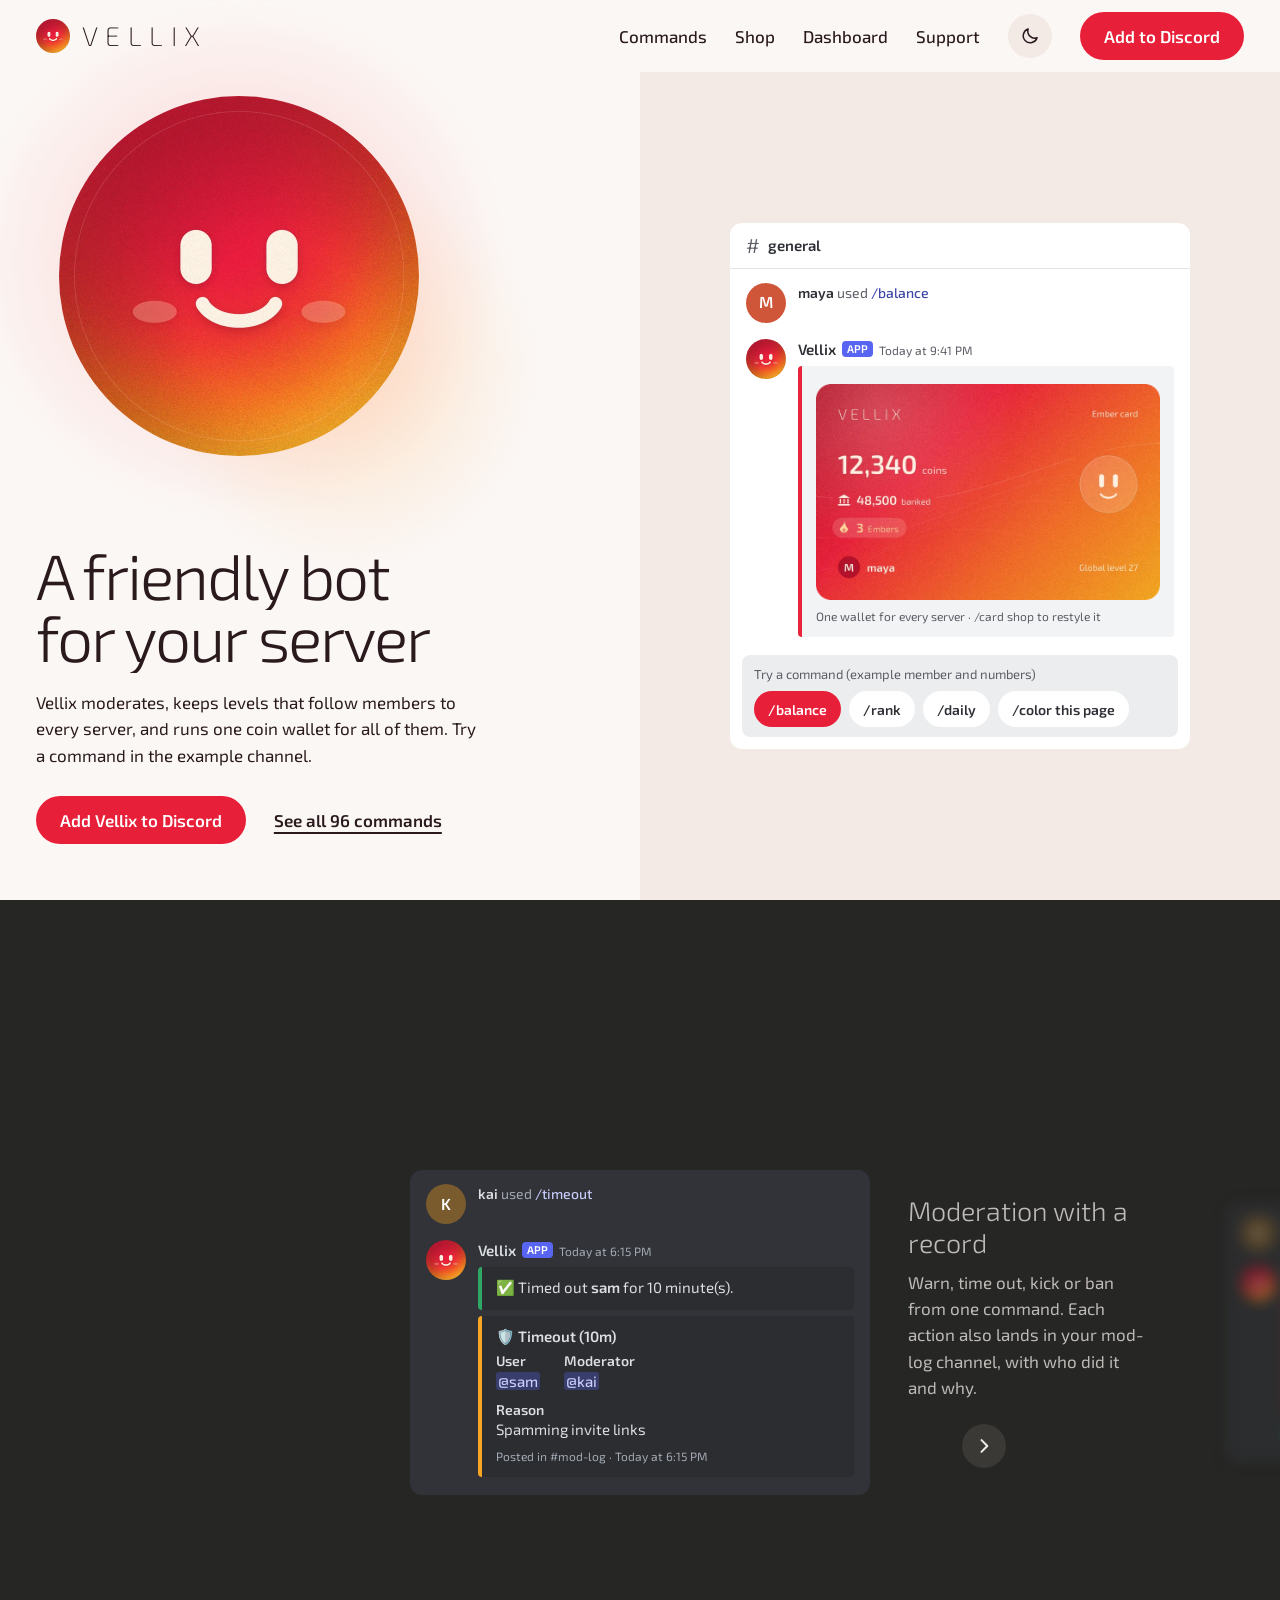
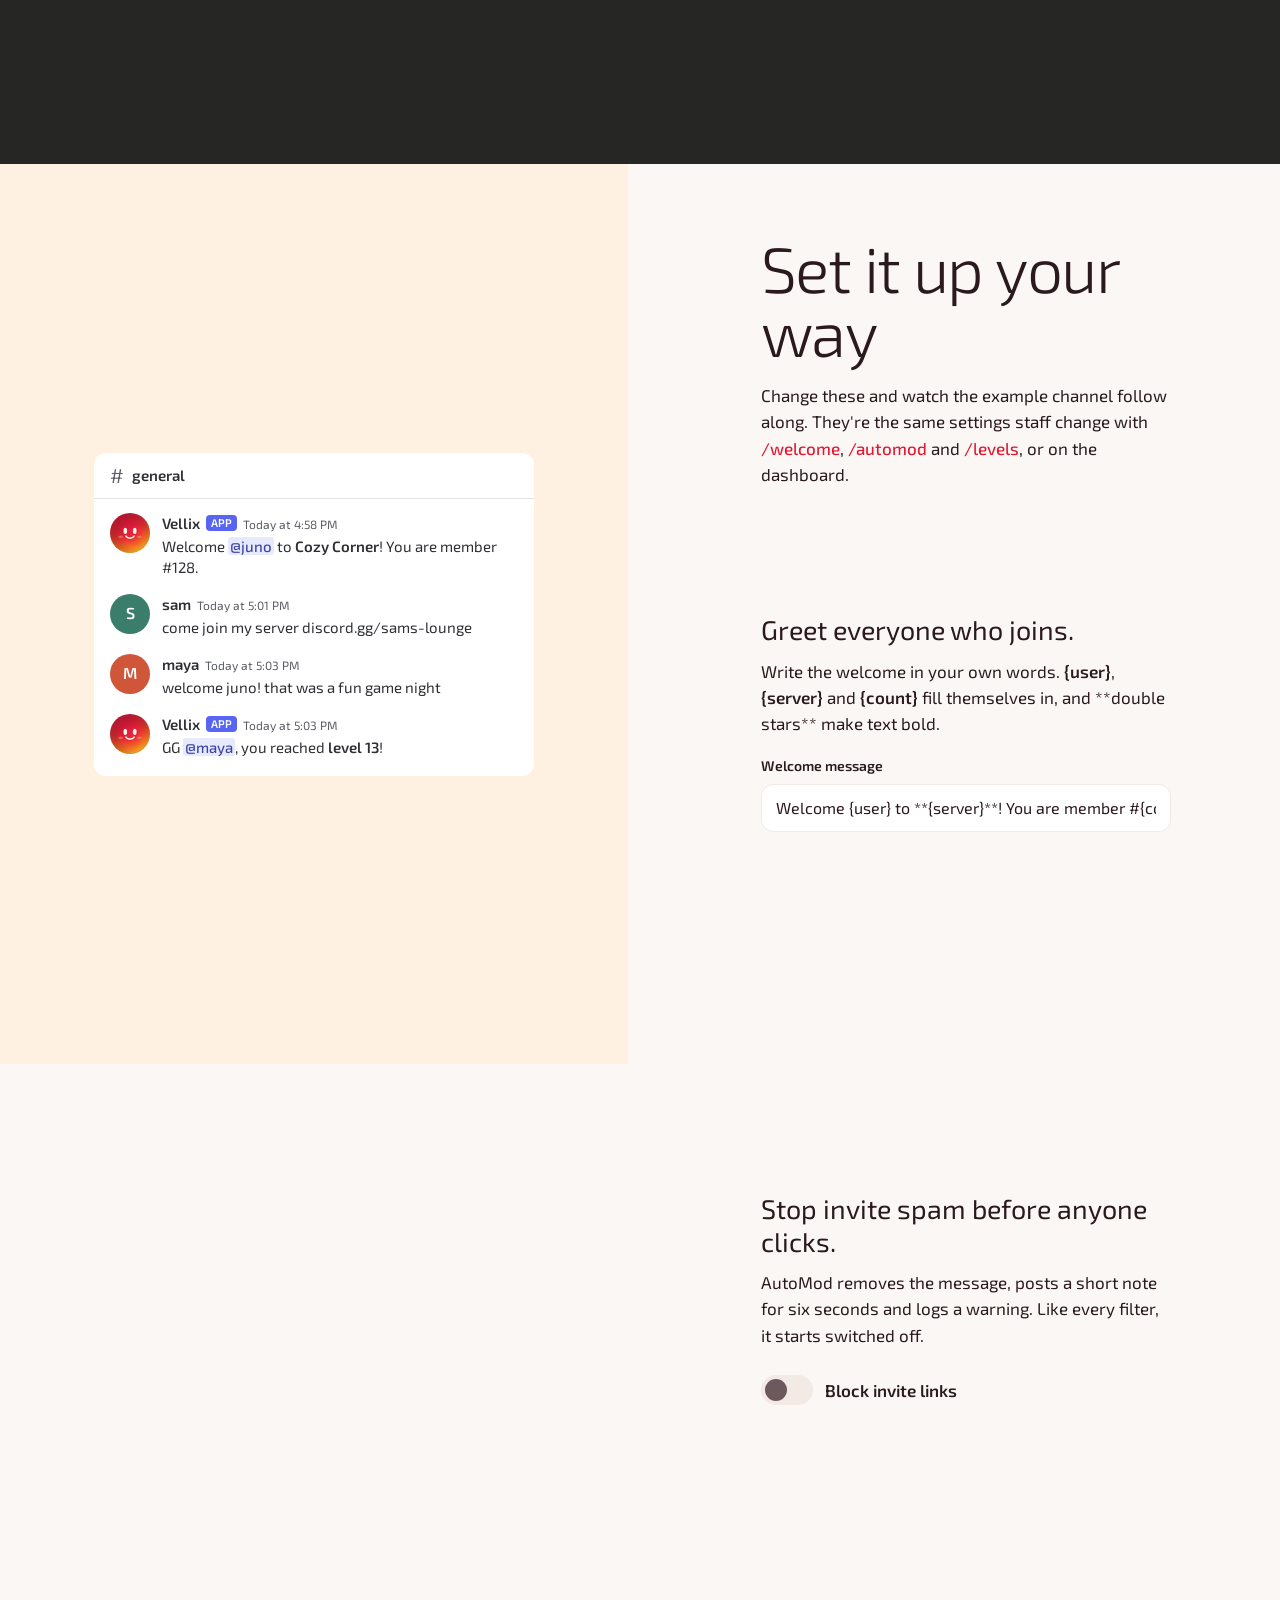
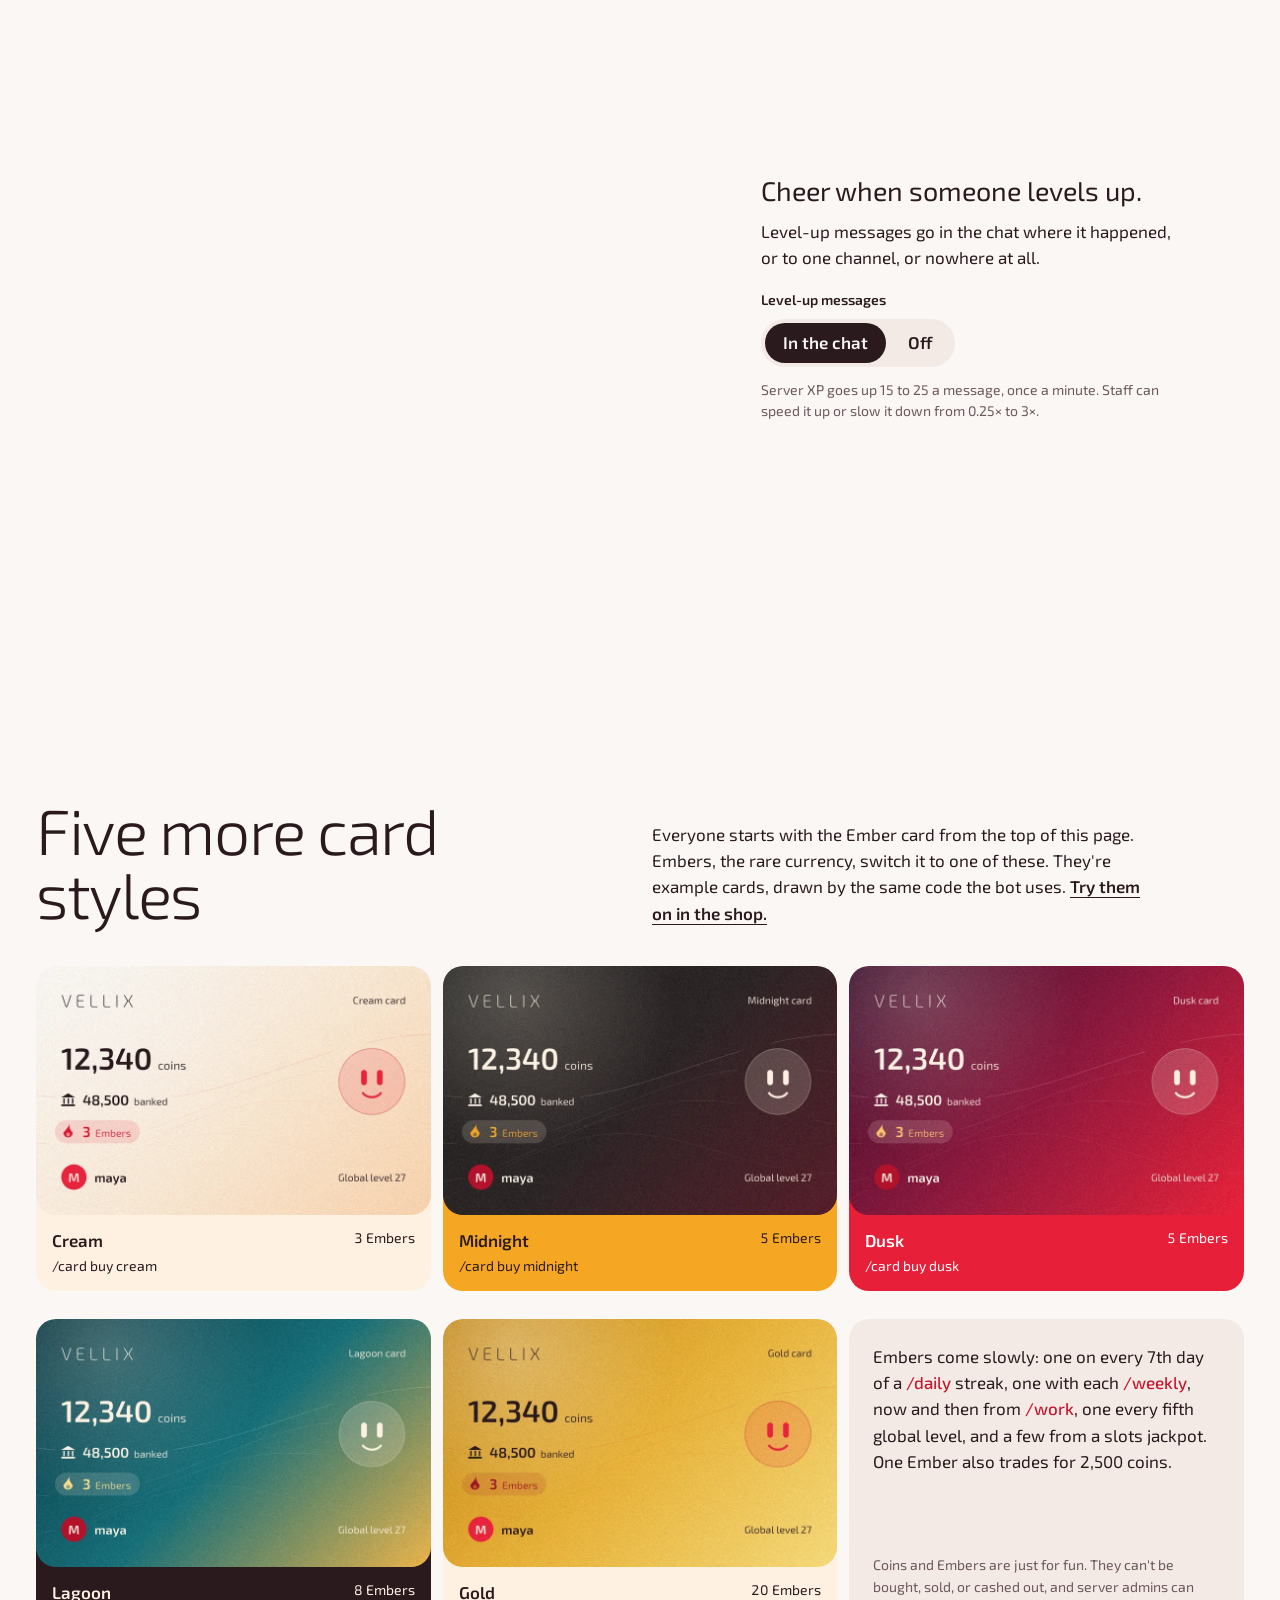
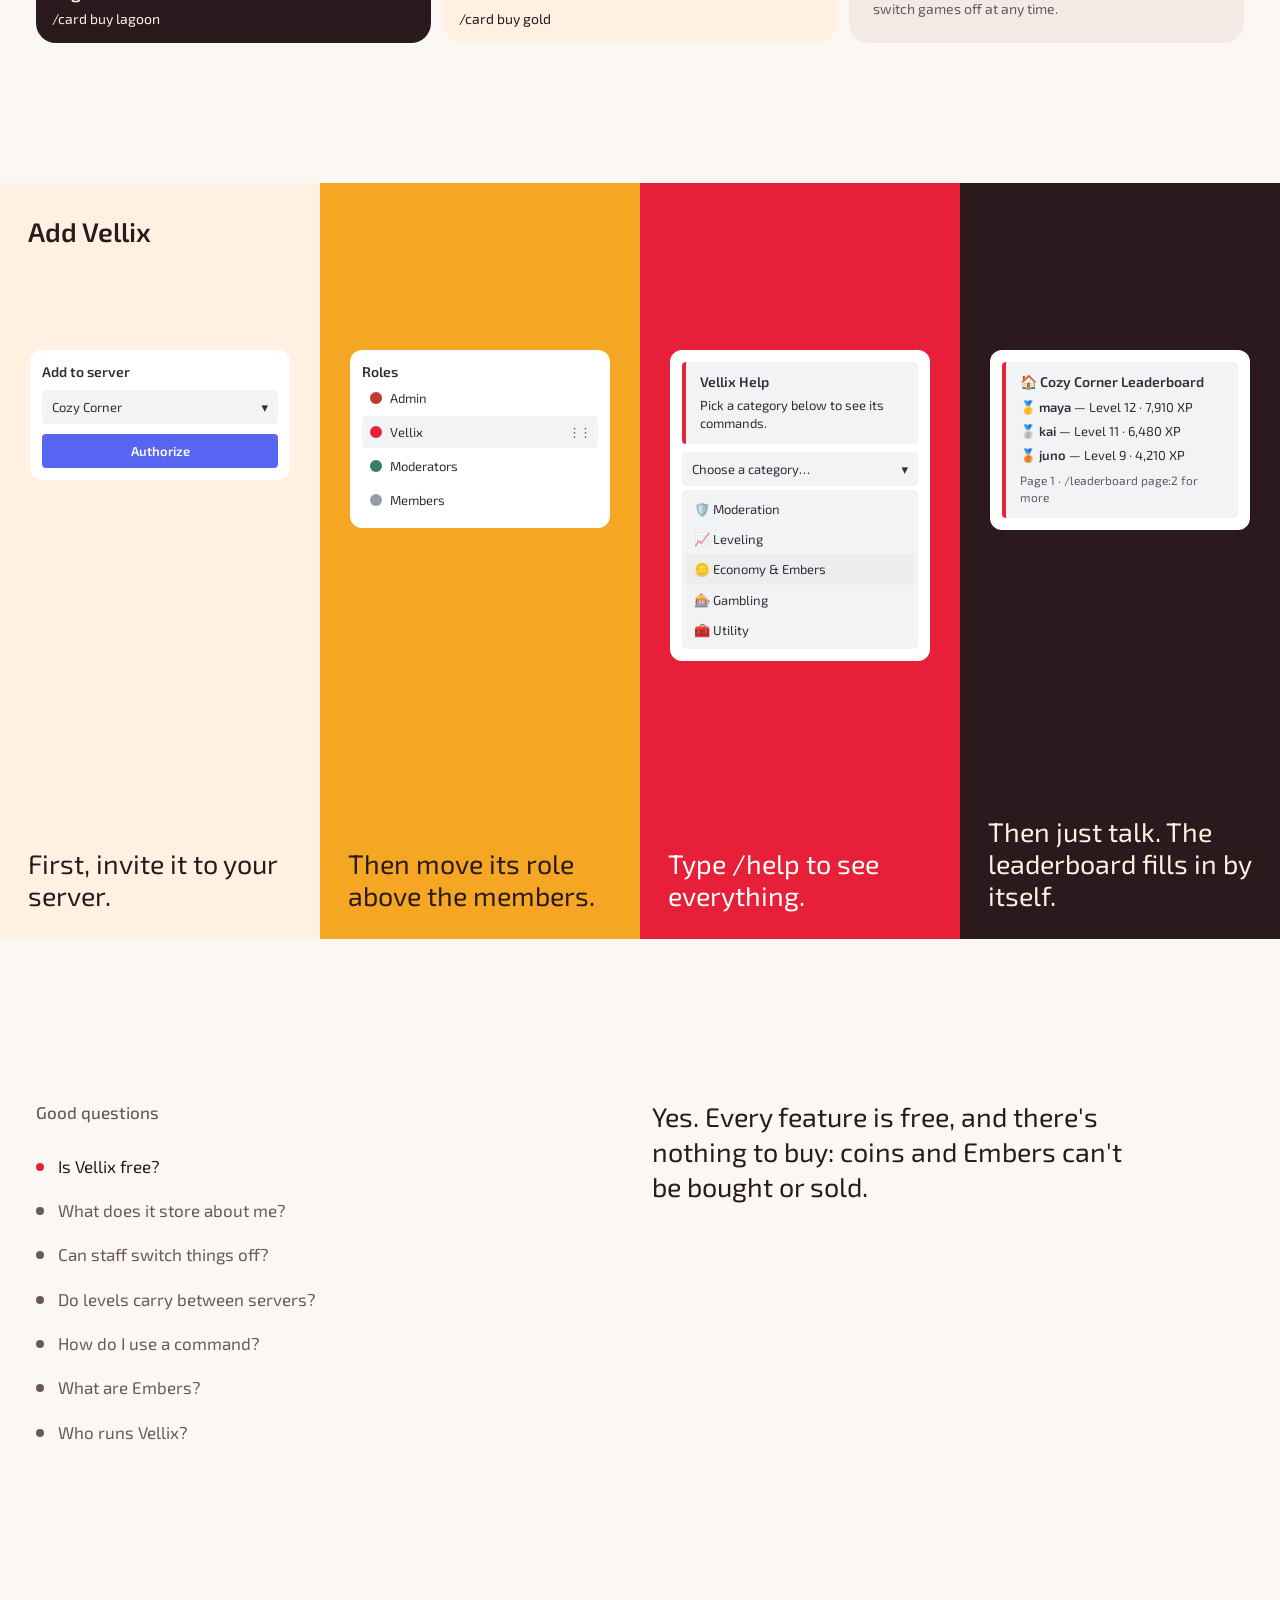
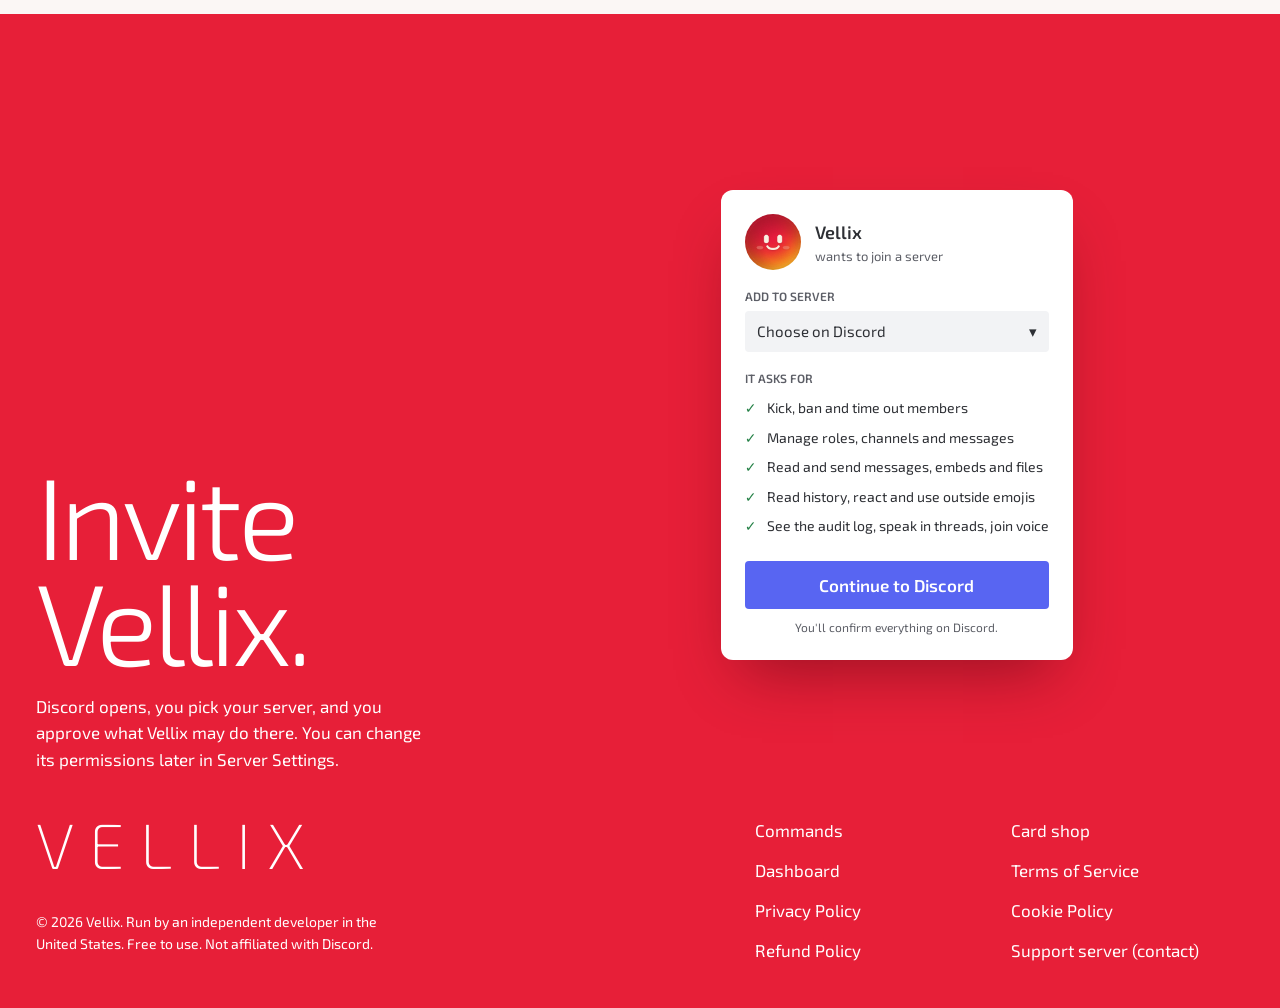
<file: index.html>
<!doctype html>
<html lang="en">
<head>
<meta charset="utf-8">
<meta name="viewport" content="width=device-width, initial-scale=1">
<title>Vellix: a friendly Discord bot for your server</title>
<meta name="description" content="Moderation, AutoMod, levels that follow members to every server, one coin wallet for all of them, and games.">
<meta property="og:title" content="Vellix: a friendly Discord bot for your server">
<meta property="og:description" content="Moderation, AutoMod, levels that follow members to every server, one coin wallet for all of them, and games.">
<meta property="og:image" content="/assets/social.jpg">
<meta name="theme-color" content="#fbf7f5" media="(prefers-color-scheme: light)">
<meta name="theme-color" content="#262624" media="(prefers-color-scheme: dark)">
<meta name="color-scheme" content="light dark">
<script>
  /* Theme, applied before the page draws so it never flashes:
     a ?theme= handed over from the dashboard wins, then this browser's saved choice, then the system setting */
  (function () {
    var d = document.documentElement, t = null, fromLink = new URLSearchParams(location.search).get("theme");
    d.classList.add("js");
    try {
      if (fromLink === "light" || fromLink === "dark") localStorage.setItem("vellix-theme", fromLink);
      t = localStorage.getItem("vellix-theme");
    } catch (e) { t = fromLink; }
    if (t !== "light" && t !== "dark") t = window.matchMedia("(prefers-color-scheme: dark)").matches ? "dark" : "light";
    d.dataset.theme = t;
    /* Coming back from the dashboard: hide the orb until site.js glides it home (failsafe after 2.5 s) */
    if (location.hash === "#from-dashboard" || location.hash === "#from-glow") {
      d.classList.add("vx-arrive");
      setTimeout(function () { d.classList.remove("vx-arrive"); }, 2500);
    }
    /* Motion: only when the visitor hasn't asked for reduced motion. If site.js never
       starts (blocked or failed), the timer removes the class so nothing stays hidden. */
    if (window.IntersectionObserver && !window.matchMedia("(prefers-reduced-motion: reduce)").matches) {
      d.classList.add("motion");
      setTimeout(function () { if (!window.vxMotion) d.classList.remove("motion"); }, 2500);
    }
  })();
</script>
<link rel="icon" href="/assets/favicon.png">
<link rel="apple-touch-icon" href="/assets/icon-180.png">
<link rel="stylesheet" href="/assets/fonts/fonts.css">
<link rel="stylesheet" href="/assets/style.css">
</head>
<body>
<a class="skip-link" href="#main">Skip to content</a>
<header class="bar">
  <a class="wordmark" href="/" aria-label="Vellix home" translate="no"><img src="/assets/favicon.png" alt="" width="34" height="34">VELLIX</a>
  <nav aria-label="Main">
    <a href="/commands/">Commands</a>
    <a href="/shop/">Shop</a>
    <a class="hide-sm" href="#" data-dashboard>Dashboard</a>
    <a class="hide-sm" href="#" data-support>Support</a>
    <button class="theme-toggle" type="button" data-theme-toggle aria-label="Switch to dark mode">
      <svg class="moon" viewBox="0 0 24 24" fill="none" stroke="currentColor" stroke-width="1.8" stroke-linecap="round" stroke-linejoin="round" aria-hidden="true"><path d="M20.5 14.2A8.5 8.5 0 0 1 9.8 3.5a8.5 8.5 0 1 0 10.7 10.7Z"/></svg>
      <svg class="sun" viewBox="0 0 24 24" fill="none" stroke="currentColor" stroke-width="1.8" stroke-linecap="round" aria-hidden="true"><circle cx="12" cy="12" r="4.2"/><path d="M12 2.5v2M12 19.5v2M4.6 4.6 6 6M18 18l1.4 1.4M2.5 12h2M19.5 12h2M4.6 19.4 6 18M18 6l1.4-1.4"/></svg>
    </button>
    <a class="btn hide-xs" href="#" data-invite>Add to Discord</a>
  </nav>
</header>
<main id="main" class="home" tabindex="-1">

<section class="hero" aria-labelledby="hero-title">
  <div class="hero-left">
    <div class="buddy-stage">
      <a class="orb" href="http://localhost:8080" data-dashboard aria-label="Open the Vellix dashboard" data-reveal="orb" data-reveal-delay="0">
        <img src="/assets/vellix-face.webp" alt="" width="720" height="720" fetchpriority="high">
        <span class="orb-hint" aria-hidden="true">Open dashboard</span>
      </a>
    </div>
    <div class="hero-copy">
      <h1 id="hero-title"><span class="ln"><span>A friendly bot</span></span> <span class="ln"><span>for your server</span></span></h1>
      <p class="lede">Vellix moderates, keeps levels that follow members to every server, and runs one coin wallet for all of them. Try a command in the example channel.</p>
      <div class="actions">
        <a class="btn" href="#" data-invite>Add Vellix to Discord</a>
        <a class="text-link" href="/commands/">See all 96 commands</a>
      </div>
    </div>
  </div>

  <div class="hero-right">
    <div class="dc" data-ui data-demo role="group" aria-label="Example Discord channel where you can try Vellix commands">
      <div class="dc-head"><span class="hash" aria-hidden="true">#</span>general</div>
      <ol class="dc-log" aria-live="polite" data-demo-log>
        <li class="dc-msg">
          <span class="dc-av av-maya" aria-hidden="true">M</span>
          <div><p class="dc-used"><b>maya</b> used <span class="slash" data-demo-used>/balance</span></p></div>
        </li>
        <li class="dc-msg">
          <span class="dc-av" aria-hidden="true"><img src="/assets/favicon.png" alt="" width="40" height="40"></span>
          <div>
            <p><span class="dc-name">Vellix</span><span class="dc-app">APP</span><span class="dc-time">Today at 9:41 PM</span></p>
            <div data-demo-reply>
              <div class="dc-embed" style="--bar:#e8243c">
                <img src="/assets/cards/ember.webp" width="800" height="504" alt="maya's wallet card: 12,340 coins, 48,500 banked, 3 Embers, global level 27">
                <p class="foot">One wallet for every server · /card shop to restyle it</p>
              </div>
            </div>
          </div>
        </li>
      </ol>
      <div class="dc-composer">
        <p id="try-label">Try a command (example member and numbers)</p>
        <div class="dc-chips" role="group" aria-labelledby="try-label">
          <button class="chip" type="button" data-cmd="balance" aria-pressed="true">/balance</button>
          <button class="chip" type="button" data-cmd="rank" aria-pressed="false">/rank</button>
          <button class="chip" type="button" data-cmd="daily" aria-pressed="false">/daily</button>
          <button class="chip" type="button" data-cmd="color" aria-pressed="false">/color this page</button>
        </div>
      </div>
    </div>
  </div>
</section>

<section class="showcase" aria-labelledby="show-title">
  <div class="row" tabindex="0" aria-label="Replies Vellix posts in a server. Scroll sideways for more." data-row>
    <div class="panel" data-name="Moderation with a record" data-text="Warn, time out, kick or ban from one command. Each action also lands in your mod-log channel, with who did it and why.">
      <div class="dc dc-dark" data-ui>
        <ol class="dc-log">
          <li class="dc-msg"><span class="dc-av av-kai" aria-hidden="true">K</span><div><p class="dc-used"><b>kai</b> used <span class="slash">/timeout</span></p></div></li>
          <li class="dc-msg"><span class="dc-av" aria-hidden="true"><img src="/assets/favicon.png" alt="" width="40" height="40"></span>
          <div><p><span class="dc-name">Vellix</span><span class="dc-app">APP</span><span class="dc-time">Today at 6:15 PM</span></p>
          <div class="dc-embed" style="--bar:#2fa866"><p>✅ Timed out <strong>sam</strong> for 10 minute(s).</p></div> <!-- taste-skill-ignore: Vellix's real reply text -->
          <div class="dc-embed" style="--bar:#f5a623">
            <p class="t">🛡️ Timeout (10m)</p> <!-- taste-skill-ignore: Vellix's real reply text -->
            <div class="dc-fields"><div><p class="fn">User</p><p><span class="dc-mention">@sam</span></p></div><div><p class="fn">Moderator</p><p><span class="dc-mention">@kai</span></p></div></div>
            <div class="f"><p class="fn">Reason</p><p>Spamming invite links</p></div>
            <p class="foot">Posted in #mod-log · Today at 6:15 PM</p>
          </div></div></li>
        </ol>
      </div>
    </div>
    <div class="panel" data-name="Games with buttons" data-text="Blackjack, slots, dice and coinflip, paid in coins from the one wallet members keep everywhere.">
      <div class="dc dc-dark" data-ui>
        <ol class="dc-log">
          <li class="dc-msg"><span class="dc-av av-kai" aria-hidden="true">K</span><div><p class="dc-used"><b>kai</b> used <span class="slash">/blackjack</span></p></div></li>
          <li class="dc-msg"><span class="dc-av" aria-hidden="true"><img src="/assets/favicon.png" alt="" width="40" height="40"></span>
          <div><p><span class="dc-name">Vellix</span><span class="dc-app">APP</span><span class="dc-time">Today at 6:10 PM</span></p>
          <div class="dc-embed" style="--bar:#e8243c">
            <p class="t">🃏 Blackjack</p>
            <div class="dc-fields"><div><p class="fn">Your hand (15)</p><p>9♣ 6♥</p></div><div><p class="fn">Dealer (?)</p><p>K♠ 🂠</p></div></div> <!-- taste-skill-ignore: Vellix's real reply text -->
            <div class="f"><p class="fn">Bet</p><p>🪙 <strong>1,000</strong></p></div> <!-- taste-skill-ignore: Vellix's real reply text -->
          </div>
          <div class="dc-buttons" aria-hidden="true"><span class="primary">Hit</span><span>Stand</span><span>Double</span></div></div></li>
        </ol>
      </div>
    </div>
    <div class="panel" data-name="Highlights" data-text="Pick words to watch. Vellix DMs you when someone says one in a channel you can read.">
      <div class="dc dc-dark" data-ui>
        <ol class="dc-log"><li class="dc-msg">
          <span class="dc-av" aria-hidden="true"><img src="/assets/favicon.png" alt="" width="40" height="40"></span>
          <div><p><span class="dc-name">Vellix</span><span class="dc-app">APP</span><span class="dc-time">Today at 7:04 PM</span></p>
          <div class="dc-embed" style="--bar:#f5a623">
            <p class="t">"pizza" in #general</p>
            <p>kai: who's around tonight?</p>
            <p>juno: me, after dinner</p>
            <p><strong>sam: pizza and a movie night?</strong></p>
            <p class="foot">Cozy Corner · /highlights remove to stop</p>
          </div>
          <div class="dc-buttons" aria-hidden="true"><span>Jump to message</span></div></div>
        </li></ol>
      </div>
    </div>
    <div class="panel" data-name="Reminders" data-text="Ask for a nudge in ten minutes or ten days. Vellix pings you in the same channel, or by DM.">
      <div class="dc dc-dark" data-ui>
        <ol class="dc-log">
          <li class="dc-msg"><span class="dc-av av-maya" aria-hidden="true">M</span><div><p class="dc-used"><b>maya</b> used <span class="slash">/remindme</span></p></div></li>
          <li class="dc-msg"><span class="dc-av" aria-hidden="true"><img src="/assets/favicon.png" alt="" width="40" height="40"></span>
          <div><p><span class="dc-name">Vellix</span><span class="dc-app">APP</span><span class="dc-time">Today at 6:31 PM</span></p>
          <div class="dc-embed" style="--bar:#2fa866"><p>✅ I'll remind you in 2 hours (Today at 8:31 PM): water the plants</p></div></div></li> <!-- taste-skill-ignore: Vellix's real reply text -->
        </ol>
      </div>
    </div>
  </div>
  <div class="showcase-side">
    <h2 id="show-title" data-side-name>Moderation with a record</h2>
    <p data-side-text>Warn, time out, kick or ban from one command. Each action also lands in your mod-log channel, with who did it and why.</p>
    <div class="showcase-nav">
      <button type="button" data-row-prev aria-label="Previous reply"><svg viewBox="0 0 24 24" fill="none" stroke="currentColor" stroke-width="2.4" stroke-linecap="round" stroke-linejoin="round" aria-hidden="true"><path d="M15 5l-7 7 7 7"/></svg></button>
      <button type="button" data-row-next aria-label="Next reply"><svg viewBox="0 0 24 24" fill="none" stroke="currentColor" stroke-width="2.4" stroke-linecap="round" stroke-linejoin="round" aria-hidden="true"><path d="M9 5l7 7-7 7"/></svg></button>
    </div>
  </div>
</section>

<section class="setup" aria-labelledby="setup-title">
  <div class="setup-field">
    <div class="dc" data-ui aria-label="Preview of a channel with your settings" data-setup-preview>
      <div class="dc-head"><span class="hash" aria-hidden="true">#</span>general</div>
      <ol class="dc-log" aria-live="polite">
        <li class="dc-msg">
          <span class="dc-av" aria-hidden="true"><img src="/assets/favicon.png" alt="" width="40" height="40"></span>
          <div><p><span class="dc-name">Vellix</span><span class="dc-app">APP</span><span class="dc-time">Today at 4:58 PM</span></p>
          <p class="dc-text" data-out-welcome>Welcome <span class="dc-mention">@juno</span> to <strong>Cozy Corner</strong>! You are member #128.</p></div>
        </li>
        <li class="dc-msg" data-out-spam>
          <span class="dc-av av-sam" aria-hidden="true">S</span>
          <div><p><span class="dc-name">sam</span><span class="dc-time">Today at 5:01 PM</span></p>
          <p class="dc-text">come join my server discord.gg/sams-lounge</p></div>
        </li>
        <li class="dc-msg" data-out-blocked hidden>
          <span class="dc-av" aria-hidden="true"><img src="/assets/favicon.png" alt="" width="40" height="40"></span>
          <div><p><span class="dc-name">Vellix</span><span class="dc-app">APP</span><span class="dc-time">Today at 5:01 PM</span></p>
          <p class="dc-text"><span class="dc-mention">@sam</span>, invite link isn't allowed here.</p></div>
        </li>
        <li class="dc-msg" data-out-chat>
          <span class="dc-av av-maya" aria-hidden="true">M</span>
          <div><p><span class="dc-name">maya</span><span class="dc-time">Today at 5:03 PM</span></p>
          <p class="dc-text">welcome juno! that was a fun game night</p></div>
        </li>
        <li class="dc-msg" data-out-levelup>
          <span class="dc-av" aria-hidden="true"><img src="/assets/favicon.png" alt="" width="40" height="40"></span>
          <div><p><span class="dc-name">Vellix</span><span class="dc-app">APP</span><span class="dc-time">Today at 5:03 PM</span></p>
          <p class="dc-text">GG <span class="dc-mention">@maya</span>, you reached <strong>level 13</strong>!</p></div>
        </li>
      </ol>
    </div>
  </div>
  <div class="setup-col">
    <h2 id="setup-title" data-reveal>Set it up your way</h2>
    <p class="setup-intro" data-reveal>Change these and watch the example channel follow along. They're the same settings staff change with <span class="cmd">/welcome</span>, <span class="cmd">/automod</span> and <span class="cmd">/levels</span>, or on the dashboard.</p>

    <div class="block" data-reveal>
      <h3>Greet everyone who joins.</h3>
      <p>Write the welcome in your own words. <strong>{user}</strong>, <strong>{server}</strong> and <strong>{count}</strong> fill themselves in, and **double stars** make text bold.</p>
      <div class="control">
        <label for="set-welcome">Welcome message</label>
        <input class="field" id="set-welcome" maxlength="200" value="Welcome {user} to **{server}**! You are member #{count}." data-set-welcome>
      </div>
    </div>

    <div class="block" data-reveal>
      <h3>Stop invite spam before anyone clicks.</h3>
      <p>AutoMod removes the message, posts a short note for six seconds and logs a warning. Like every filter, it starts switched off.</p>
      <div class="control">
        <button class="switch" type="button" role="switch" aria-checked="false" data-set-invites><span class="track" aria-hidden="true"></span>Block invite links</button>
      </div>
    </div>

    <div class="block" data-reveal>
      <h3>Cheer when someone levels up.</h3>
      <p>Level-up messages go in the chat where it happened, or to one channel, or nowhere at all.</p>
      <div class="control">
        <span class="label" id="lv-label">Level-up messages</span>
        <div class="segmented" role="group" aria-labelledby="lv-label">
          <button type="button" aria-pressed="true" data-set-levelup="on">In the chat</button>
          <button type="button" aria-pressed="false" data-set-levelup="off">Off</button>
        </div>
        <p class="hint">Server XP goes up 15 to 25 a message, once a minute. Staff can speed it up or slow it down from 0.25× to 3×.</p>
      </div>
    </div>

  </div>
</section>

<section class="styles" aria-labelledby="styles-title">
  <div class="styles-head">
    <h2 id="styles-title" data-reveal>Five more card styles</h2>
    <p data-reveal>Everyone starts with the Ember card from the top of this page. Embers, the rare currency, switch it to one of these. They're example cards, drawn by the same code the bot uses. <a href="/shop/">Try them on in the shop.</a></p>
  </div>
  <div class="tiles">
    <figure class="tile" data-reveal><div class="pic"><img src="/assets/cards/cream.webp" width="800" height="504" loading="lazy" alt="Example wallet card in the Cream style: pale cream with wine text"></div>
      <figcaption class="strip-2"><b>Cream</b><span>3 Embers</span><span class="how">/card buy cream</span></figcaption></figure>
    <figure class="tile" data-reveal><div class="pic"><img src="/assets/cards/midnight.webp" width="800" height="504" loading="lazy" alt="Example wallet card in the Midnight style: warm dark grey"></div>
      <figcaption class="strip-3"><b>Midnight</b><span>5 Embers</span><span class="how">/card buy midnight</span></figcaption></figure>
    <figure class="tile" data-reveal><div class="pic"><img src="/assets/cards/dusk.webp" width="800" height="504" loading="lazy" alt="Example wallet card in the Dusk style: plum to crimson"></div>
      <figcaption class="strip-4"><b>Dusk</b><span>5 Embers</span><span class="how">/card buy dusk</span></figcaption></figure>
    <figure class="tile" data-reveal><div class="pic"><img src="/assets/cards/lagoon.webp" width="800" height="504" loading="lazy" alt="Example wallet card in the Lagoon style: deep teal to gold"></div>
      <figcaption class="strip-1"><b>Lagoon</b><span>8 Embers</span><span class="how">/card buy lagoon</span></figcaption></figure>
    <figure class="tile" data-reveal><div class="pic"><img src="/assets/cards/gold.webp" width="800" height="504" loading="lazy" alt="Example wallet card in the Gold style: warm gold with wine text"></div>
      <figcaption class="strip-2"><b>Gold</b><span>20 Embers</span><span class="how">/card buy gold</span></figcaption></figure>
    <div class="tile tile-note" data-reveal>
      <p>Embers come slowly: one on every 7th day of a <span class="cmd">/daily</span> streak, one with each <span class="cmd">/weekly</span>, now and then from <span class="cmd">/work</span>, one every fifth global level, and a few from a slots jackpot. One Ember also trades for 2,500 coins.</p>
      <p class="quiet">Coins and Embers are just for fun. They can't be bought, sold, or cashed out, and server admins can switch games off at any time.</p>
    </div>
  </div>
</section>

<section class="steps" aria-labelledby="steps-title">
  <div class="step" data-step>
    <h2 id="steps-title">Add Vellix</h2>
    <div class="frag"><div class="dc mini" data-ui>
      <p class="t">Add to server</p>
      <p class="sel"><span class="pick"><span class="was" aria-hidden="true">Choose a server…</span><span class="now">Cozy Corner</span></span><span aria-hidden="true">▾</span></p>
      <p class="go">Authorize</p>
    </div></div>
    <p class="clause">First, invite it to your server.</p>
  </div>
  <div class="step" data-step>
    <div class="frag"><div class="dc mini" data-ui>
      <p class="t">Roles</p>
      <p class="role"><i style="background:#c0392b"></i>Admin</p>
      <p class="role is-moved"><i style="background:#e8243c"></i>Vellix<span class="grip" aria-hidden="true">⋮⋮</span></p>
      <p class="role is-down"><i style="background:#3a7d6b"></i>Moderators</p>
      <p class="role is-down"><i style="background:#949ba4"></i>Members</p>
    </div></div>
    <p class="clause">Then move its role above the members.</p>
  </div>
  <div class="step" data-step>
    <div class="frag"><div class="dc mini" data-ui>
      <div class="dc-embed" style="--bar:#e8243c;margin:0">
        <p class="t">Vellix Help</p>
        <p>Pick a category below to see its commands.</p>
      </div>
      <p class="sel"><span>Choose a category…</span><span aria-hidden="true">▾</span></p>
      <div class="menu" aria-hidden="true">
        <p style="--n:0">🛡️ Moderation</p> <!-- taste-skill-ignore: Vellix's real menu labels -->
        <p style="--n:1">📈 Leveling</p> <!-- taste-skill-ignore: Vellix's real menu labels -->
        <p style="--n:2" class="is-pick">🪙 Economy &amp; Embers</p> <!-- taste-skill-ignore: Vellix's real menu labels -->
        <p style="--n:3">🎰 Gambling</p> <!-- taste-skill-ignore: Vellix's real menu labels -->
        <p style="--n:4">🧰 Utility</p> <!-- taste-skill-ignore: Vellix's real menu labels -->
      </div>
    </div></div>
    <p class="clause">Type /help to see everything.</p>
  </div>
  <div class="step" data-step>
    <div class="frag"><div class="dc mini" data-ui>
      <div class="dc-embed" style="--bar:#e8243c;margin:0">
        <p class="t">🏠 Cozy Corner Leaderboard</p> <!-- taste-skill-ignore: Vellix's real reply text -->
        <p class="lb" style="--n:0">🥇 <strong>maya</strong> — Level 12 · 7,910 XP</p> <!-- taste-skill-ignore: Vellix's real reply text -->
        <p class="lb" style="--n:1">🥈 <strong>kai</strong> — Level 11 · 6,480 XP</p> <!-- taste-skill-ignore: Vellix's real reply text -->
        <p class="lb" style="--n:2">🥉 <strong>juno</strong> — Level 9 · 4,210 XP</p> <!-- taste-skill-ignore: Vellix's real reply text -->
        <p class="foot">Page 1 · /leaderboard page:2 for more</p>
      </div>
    </div></div>
    <p class="clause">Then just talk. The leaderboard fills in by itself.</p>
  </div>
</section>

<section class="faq-wrap" aria-labelledby="faq-title">
  <div class="faq" data-faq>
    <h2 id="faq-title">Good questions</h2>
    <button class="q" type="button" id="q1" aria-controls="a1" aria-expanded="true">Is Vellix free?</button>
    <div class="a" id="a1" role="region" aria-labelledby="q1"><p>Yes. Every feature is free, and there's nothing to buy: coins and Embers can't be bought or sold.</p></div>
    <button class="q" type="button" id="q2" aria-controls="a2" aria-expanded="false">What does it store about me?</button>
    <div class="a" id="a2" role="region" aria-labelledby="q2"><p>Your user ID and username, your levels and balances, and the things you set yourself, like highlights and reminders. It never stores the text of your chat messages. The <a href="/privacy/">Privacy Policy</a> lists everything.</p></div>
    <button class="q" type="button" id="q3" aria-controls="a3" aria-expanded="false">Can staff switch things off?</button>
    <div class="a" id="a3" role="region" aria-labelledby="q3"><p>Yes. Leveling, the economy, games, each AutoMod filter, logs and welcome messages switch on or off for each server.</p></div>
    <button class="q" type="button" id="q4" aria-controls="a4" aria-expanded="false">Do levels carry between servers?</button>
    <div class="a" id="a4" role="region" aria-labelledby="q4"><p>Your global level does: it follows you to every server with Vellix. Server levels stay in their server. <span class="cmd">/lbprivacy</span> hides your name on the global leaderboards.</p></div>
    <button class="q" type="button" id="q5" aria-controls="a5" aria-expanded="false">How do I use a command?</button>
    <div class="a" id="a5" role="region" aria-labelledby="q5"><p>Type / and pick it from the list, or mention Vellix first, like <strong>@Vellix balance</strong>. Short names work too: bal, lb and av.</p></div>
    <button class="q" type="button" id="q6" aria-controls="a6" aria-expanded="false">What are Embers?</button>
    <div class="a" id="a6" role="region" aria-labelledby="q6"><p>The rare currency. You earn them slowly, from streaks, weekly rewards and global levels, and spend them on card styles or trade them for coins: one Ember is 2,500 coins.</p></div>
    <button class="q" type="button" id="q7" aria-controls="a7" aria-expanded="false">Who runs Vellix?</button>
    <div class="a" id="a7" role="region" aria-labelledby="q7"><p>An independent developer in the United States. Questions and data requests go to the <a href="#" data-support>support server</a>.</p></div>
  </div>
</section>

<section class="cta" aria-labelledby="cta-title">
  <div class="cta-copy">
    <h2 id="cta-title" data-reveal>Invite<br>Vellix.</h2>
    <p data-reveal>Discord opens, you pick your server, and you approve what Vellix may do there. You can change its permissions later in Server Settings.</p>
  </div>
  <div class="dialog" data-reveal>
    <div class="dc" data-ui>
      <div class="who"><img src="/assets/vellix-face.webp" width="56" height="56" alt=""><div><p class="nm">Vellix</p><p class="dc-sub">wants to join a server</p></div></div>
      <p class="lbl">ADD TO SERVER</p>
      <p class="sel"><span>Choose on Discord</span><span aria-hidden="true">▾</span></p>
      <p class="lbl">IT ASKS FOR</p>
      <ul>
        <li>Kick, ban and time out members</li>
        <li>Manage roles, channels and messages</li>
        <li>Read and send messages, embeds and files</li>
        <li>Read history, react and use outside emojis</li>
        <li>See the audit log, speak in threads, join voice</li>
      </ul>
      <a class="btn" href="#" data-invite>Continue to Discord</a>
      <p class="small">You'll confirm everything on Discord.</p>
    </div>
  </div>
</section>

</main>
<footer class="site-foot">
  <p class="foot-word" aria-hidden="true" translate="no" data-reveal="fade">VELLIX</p>
  <nav aria-label="Footer" data-reveal="fade">
    <a href="/commands/">Commands</a>
    <a href="/shop/">Card shop</a>
    <a href="#" data-dashboard>Dashboard</a>
    <a href="/terms/">Terms of Service</a>
    <a href="/privacy/">Privacy Policy</a>
    <a href="/cookies/">Cookie Policy</a>
    <a href="/refunds/">Refund Policy</a>
    <a href="#" data-support>Support server (contact)</a>
  </nav>
  <p class="footer-about" data-reveal="fade">&copy; <span data-year>2026</span> Vellix. Run by an independent developer in the United States. Free to use. Not affiliated with Discord.</p>
</footer>
<script src="/assets/site.js"></script>
</body>
</html>
</file>
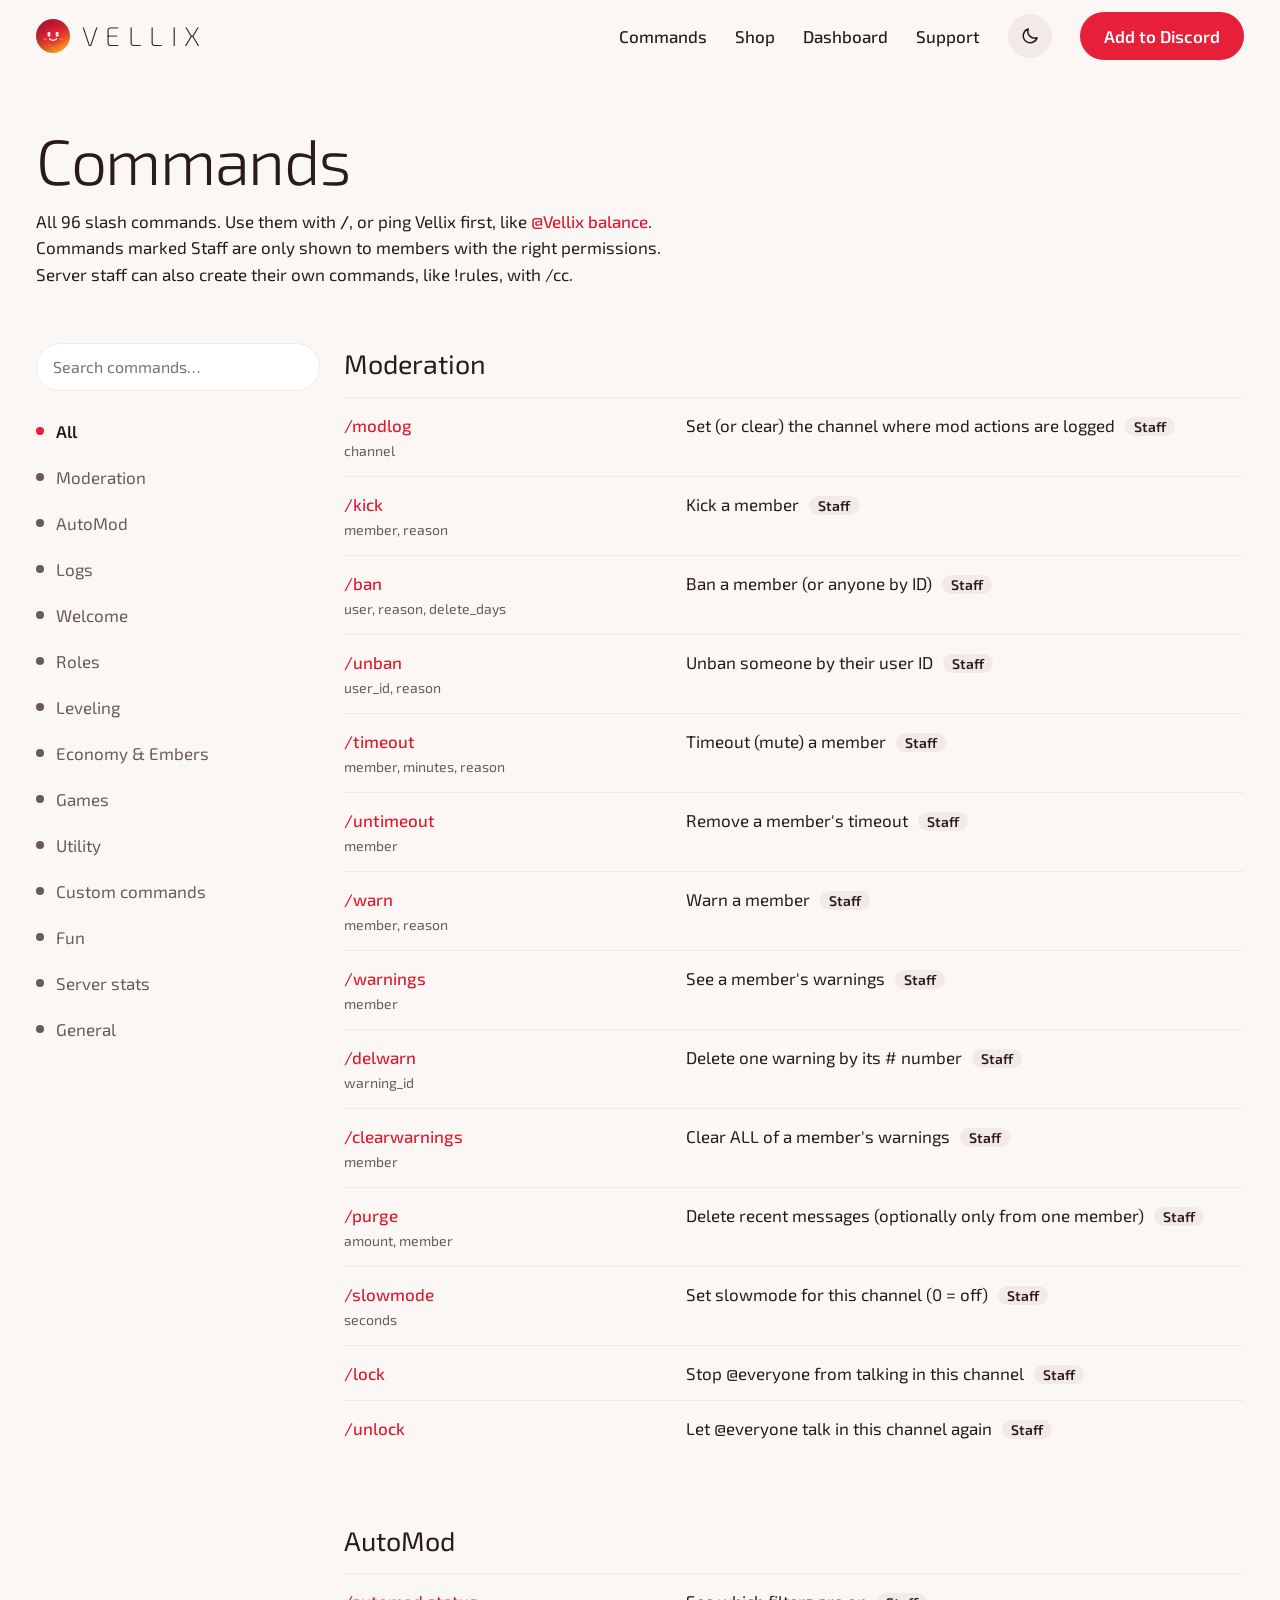
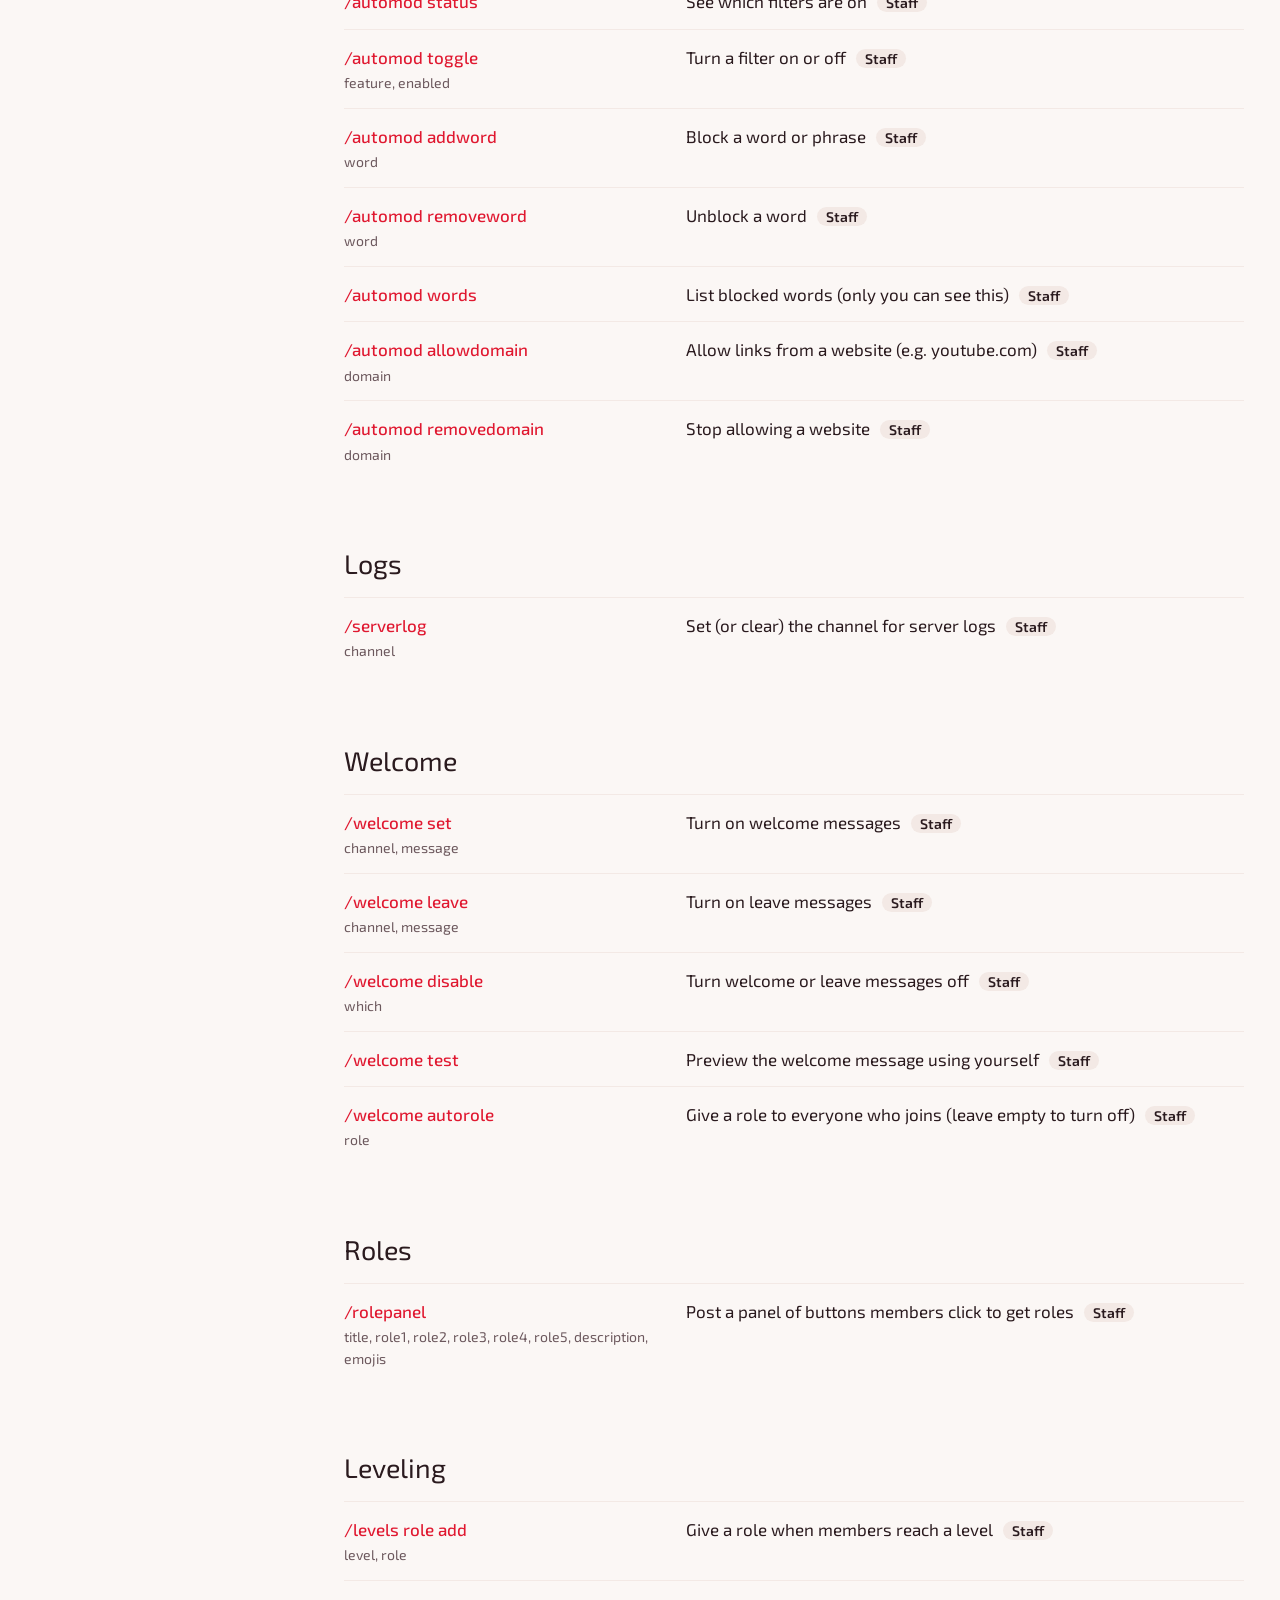
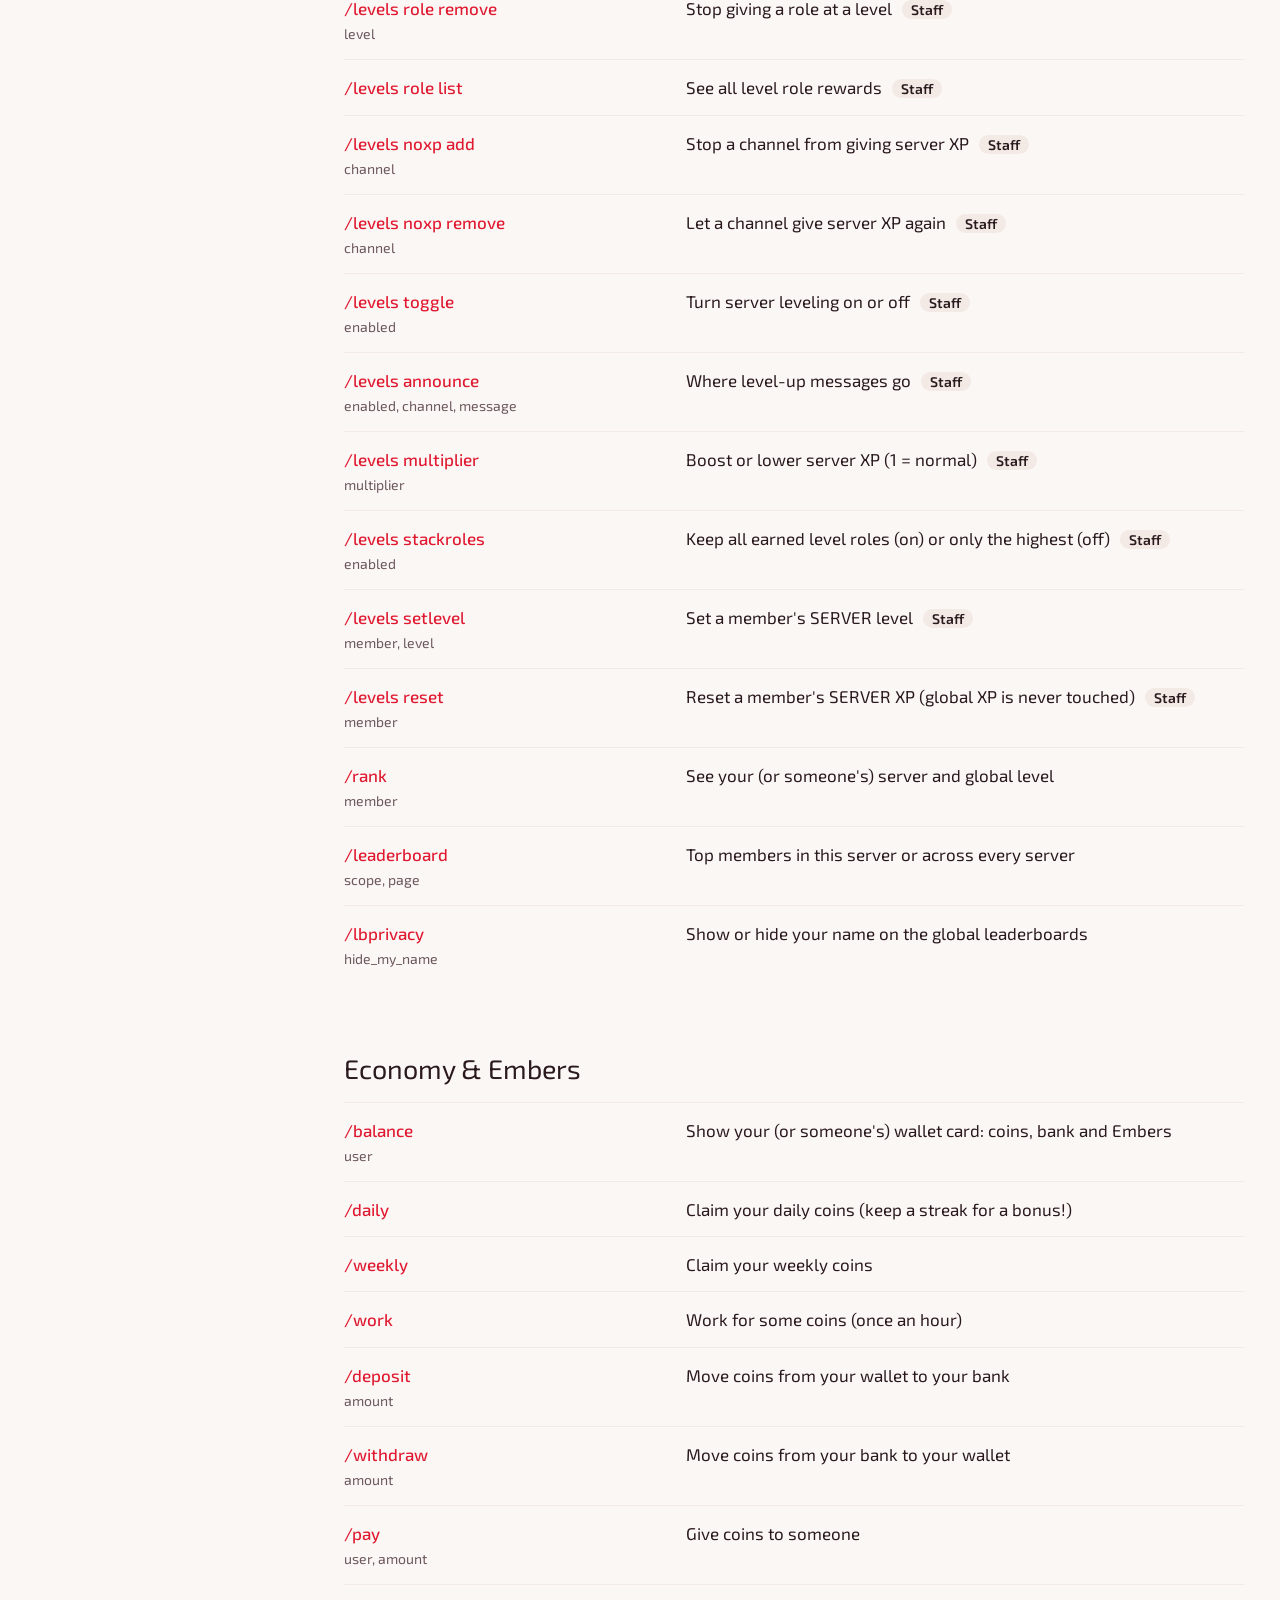
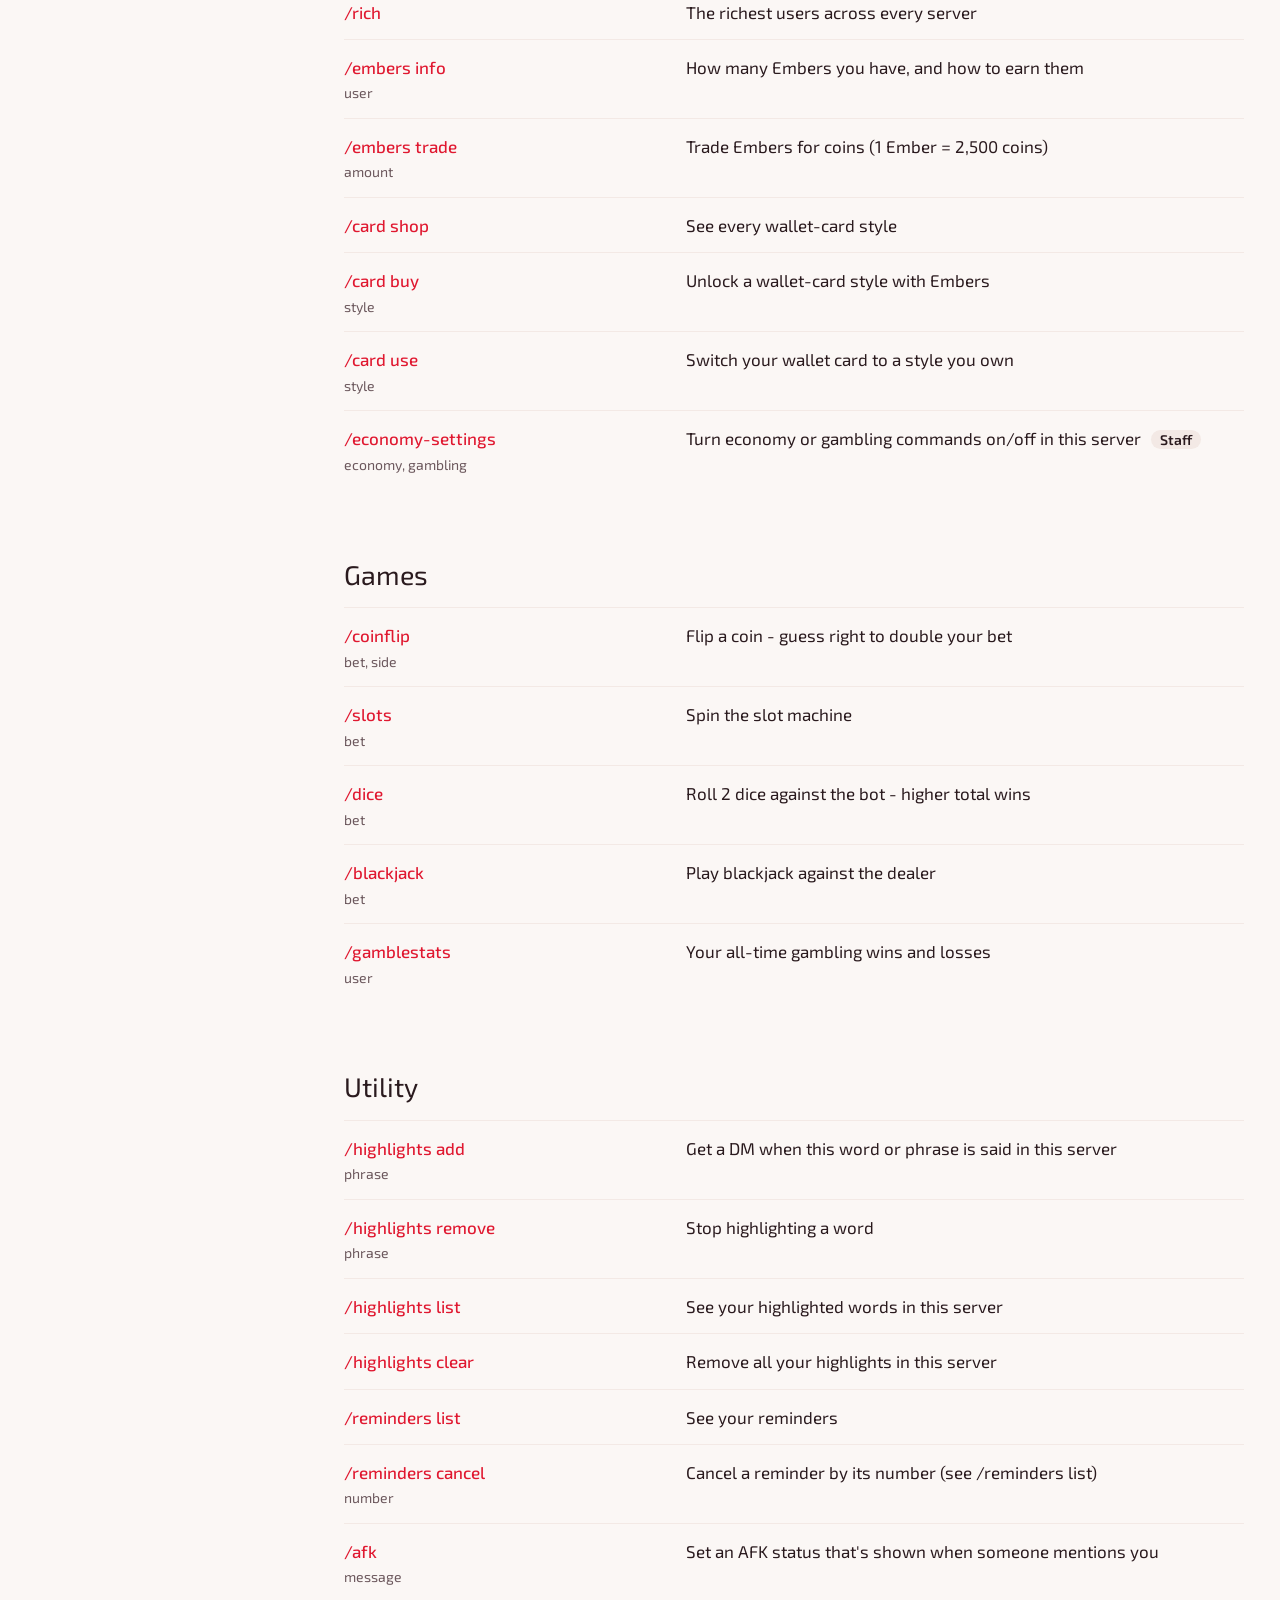
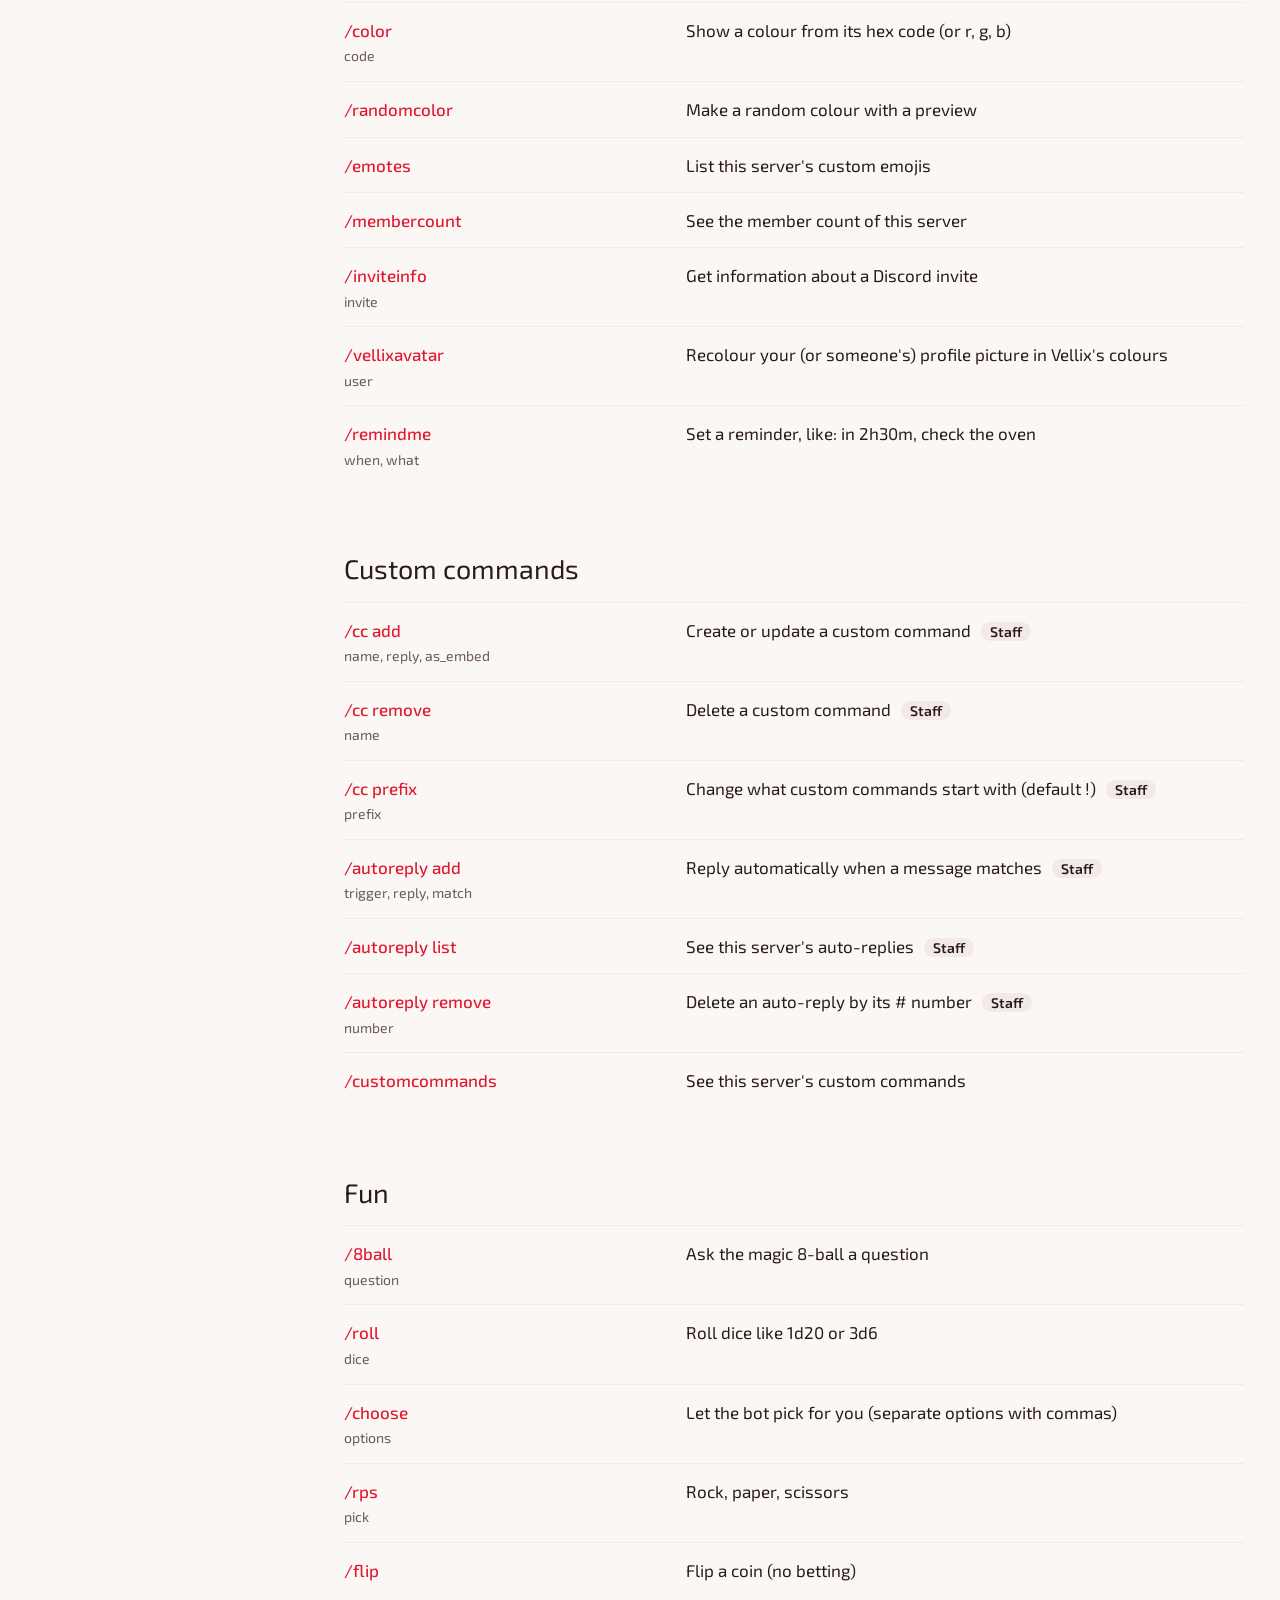
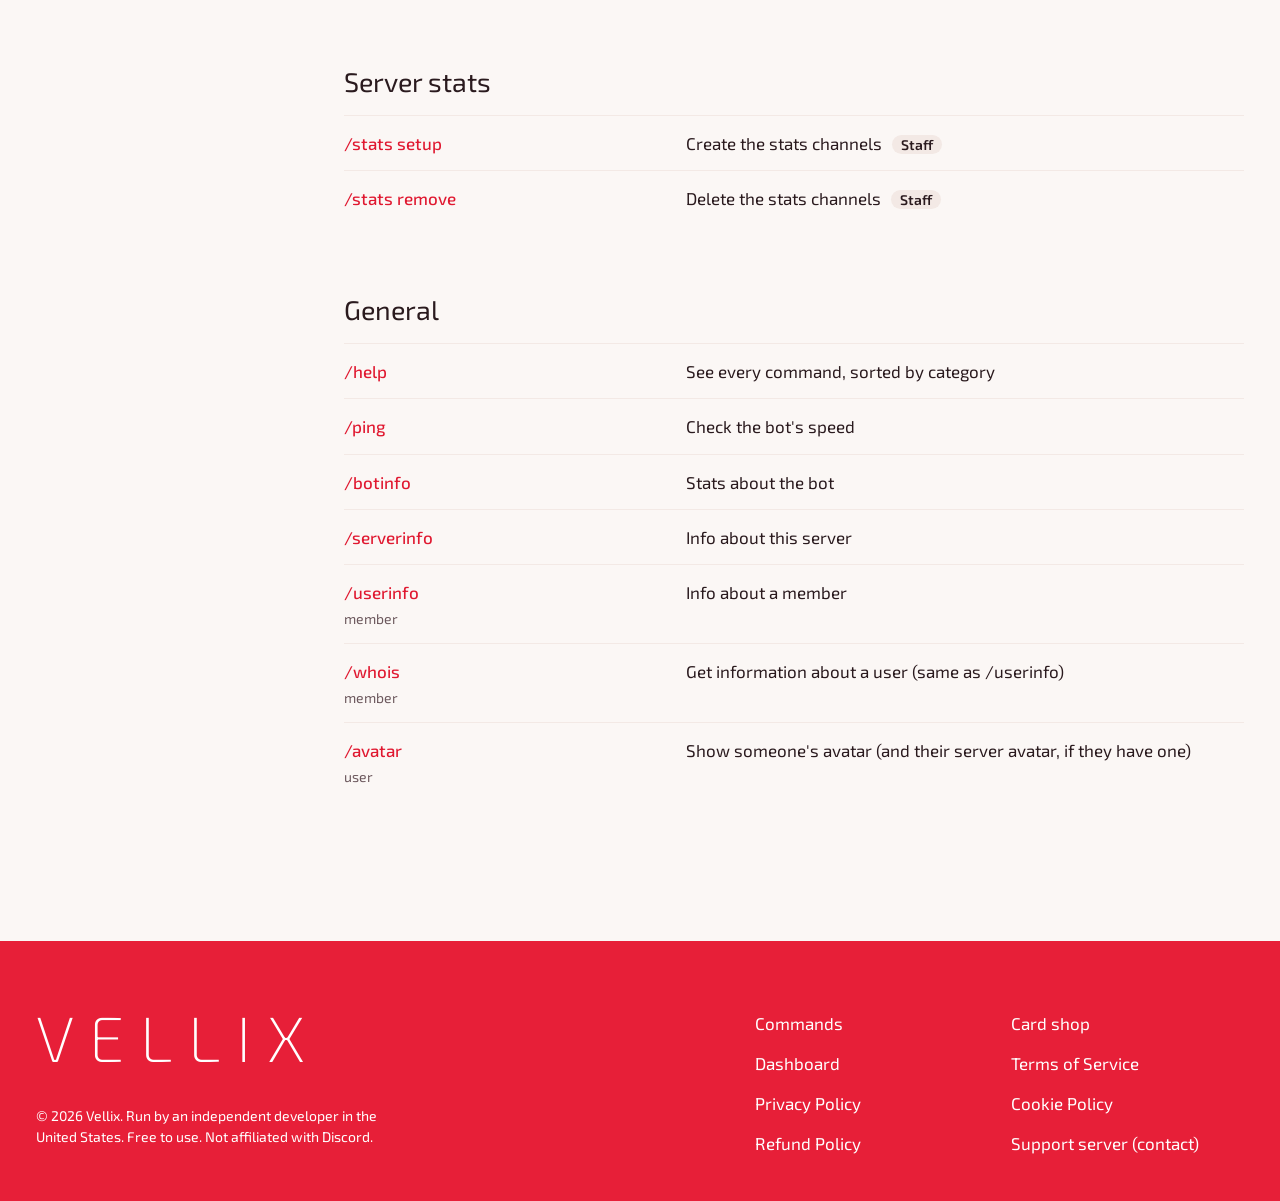
<file: commands/index.html>
<!doctype html>
<html lang="en">
<head>
<meta charset="utf-8">
<meta name="viewport" content="width=device-width, initial-scale=1">
<title>Commands | Vellix</title>
<meta name="description" content="Every Vellix slash command, grouped by category.">
<meta property="og:title" content="Commands | Vellix">
<meta property="og:description" content="Every Vellix slash command, grouped by category.">
<meta property="og:image" content="/assets/social.jpg">
<meta name="theme-color" content="#fbf7f5" media="(prefers-color-scheme: light)">
<meta name="theme-color" content="#262624" media="(prefers-color-scheme: dark)">
<meta name="color-scheme" content="light dark">
<script>
  /* Theme, applied before the page draws so it never flashes:
     a ?theme= handed over from the dashboard wins, then this browser's saved choice, then the system setting */
  (function () {
    var d = document.documentElement, t = null, fromLink = new URLSearchParams(location.search).get("theme");
    d.classList.add("js");
    try {
      if (fromLink === "light" || fromLink === "dark") localStorage.setItem("vellix-theme", fromLink);
      t = localStorage.getItem("vellix-theme");
    } catch (e) { t = fromLink; }
    if (t !== "light" && t !== "dark") t = window.matchMedia("(prefers-color-scheme: dark)").matches ? "dark" : "light";
    d.dataset.theme = t;
    /* Coming back from the dashboard: hide the orb until site.js glides it home (failsafe after 2.5 s) */
    if (location.hash === "#from-dashboard" || location.hash === "#from-glow") {
      d.classList.add("vx-arrive");
      setTimeout(function () { d.classList.remove("vx-arrive"); }, 2500);
    }
    /* Motion: only when the visitor hasn't asked for reduced motion. If site.js never
       starts (blocked or failed), the timer removes the class so nothing stays hidden. */
    if (window.IntersectionObserver && !window.matchMedia("(prefers-reduced-motion: reduce)").matches) {
      d.classList.add("motion");
      setTimeout(function () { if (!window.vxMotion) d.classList.remove("motion"); }, 2500);
    }
  })();
</script>
<link rel="icon" href="/assets/favicon.png">
<link rel="apple-touch-icon" href="/assets/icon-180.png">
<link rel="stylesheet" href="/assets/fonts/fonts.css">
<link rel="stylesheet" href="/assets/style.css">
</head>
<body>
<a class="skip-link" href="#main">Skip to content</a>
<header class="bar">
  <a class="wordmark" href="/" aria-label="Vellix home" translate="no"><img src="/assets/favicon.png" alt="" width="34" height="34">VELLIX</a>
  <nav aria-label="Main">
    <a href="/commands/">Commands</a>
    <a href="/shop/">Shop</a>
    <a class="hide-sm" href="#" data-dashboard>Dashboard</a>
    <a class="hide-sm" href="#" data-support>Support</a>
    <button class="theme-toggle" type="button" data-theme-toggle aria-label="Switch to dark mode">
      <svg class="moon" viewBox="0 0 24 24" fill="none" stroke="currentColor" stroke-width="1.8" stroke-linecap="round" stroke-linejoin="round" aria-hidden="true"><path d="M20.5 14.2A8.5 8.5 0 0 1 9.8 3.5a8.5 8.5 0 1 0 10.7 10.7Z"/></svg>
      <svg class="sun" viewBox="0 0 24 24" fill="none" stroke="currentColor" stroke-width="1.8" stroke-linecap="round" aria-hidden="true"><circle cx="12" cy="12" r="4.2"/><path d="M12 2.5v2M12 19.5v2M4.6 4.6 6 6M18 18l1.4 1.4M2.5 12h2M19.5 12h2M4.6 19.4 6 18M18 6l1.4-1.4"/></svg>
    </button>
    <a class="btn hide-xs" href="#" data-invite>Add to Discord</a>
  </nav>
</header>
<main id="main" tabindex="-1">
<div class="page">
  <div class="page-head" data-reveal>
    <h1>Commands</h1>
    <p>All 96 slash commands. Use them with <strong>/</strong>, or ping Vellix first, like <code>@Vellix balance</code>. Commands marked Staff are only shown to members with the right permissions. Server staff can also create their own commands, like !rules, with /cc.</p>
  </div>
  <div class="side" data-reveal data-reveal-delay="90">
    <input id="cmd-search" class="search" type="search" placeholder="Search commands…" aria-label="Search commands">
    <div class="filters" role="group" aria-label="Categories">
    <button class="tab" data-cat="all" aria-pressed="true">All</button><button class="tab" data-cat="moderation" aria-pressed="false">Moderation</button><button class="tab" data-cat="automod" aria-pressed="false">AutoMod</button><button class="tab" data-cat="logs" aria-pressed="false">Logs</button><button class="tab" data-cat="welcome" aria-pressed="false">Welcome</button><button class="tab" data-cat="roles" aria-pressed="false">Roles</button><button class="tab" data-cat="leveling" aria-pressed="false">Leveling</button><button class="tab" data-cat="economy" aria-pressed="false">Economy &amp; Embers</button><button class="tab" data-cat="gambling" aria-pressed="false">Games</button><button class="tab" data-cat="utility" aria-pressed="false">Utility</button><button class="tab" data-cat="customcommands" aria-pressed="false">Custom commands</button><button class="tab" data-cat="fun" aria-pressed="false">Fun</button><button class="tab" data-cat="serverstats" aria-pressed="false">Server stats</button><button class="tab" data-cat="general" aria-pressed="false">General</button>
    </div>
  </div>
  <div class="page-main">
  <div class="cmd-group" data-reveal data-cat="moderation"><h2>Moderation</h2><table class="cmd-table"><tbody><tr id="cmd-modlog"><td><span class="cmd">/modlog</span><span class="opts">channel</span></td><td>Set (or clear) the channel where mod actions are logged<span class="tag">Staff</span></td></tr><tr id="cmd-kick"><td><span class="cmd">/kick</span><span class="opts">member, reason</span></td><td>Kick a member<span class="tag">Staff</span></td></tr><tr id="cmd-ban"><td><span class="cmd">/ban</span><span class="opts">user, reason, delete_days</span></td><td>Ban a member (or anyone by ID)<span class="tag">Staff</span></td></tr><tr id="cmd-unban"><td><span class="cmd">/unban</span><span class="opts">user_id, reason</span></td><td>Unban someone by their user ID<span class="tag">Staff</span></td></tr><tr id="cmd-timeout"><td><span class="cmd">/timeout</span><span class="opts">member, minutes, reason</span></td><td>Timeout (mute) a member<span class="tag">Staff</span></td></tr><tr id="cmd-untimeout"><td><span class="cmd">/untimeout</span><span class="opts">member</span></td><td>Remove a member&#x27;s timeout<span class="tag">Staff</span></td></tr><tr id="cmd-warn"><td><span class="cmd">/warn</span><span class="opts">member, reason</span></td><td>Warn a member<span class="tag">Staff</span></td></tr><tr id="cmd-warnings"><td><span class="cmd">/warnings</span><span class="opts">member</span></td><td>See a member&#x27;s warnings<span class="tag">Staff</span></td></tr><tr id="cmd-delwarn"><td><span class="cmd">/delwarn</span><span class="opts">warning_id</span></td><td>Delete one warning by its # number<span class="tag">Staff</span></td></tr><tr id="cmd-clearwarnings"><td><span class="cmd">/clearwarnings</span><span class="opts">member</span></td><td>Clear ALL of a member&#x27;s warnings<span class="tag">Staff</span></td></tr><tr id="cmd-purge"><td><span class="cmd">/purge</span><span class="opts">amount, member</span></td><td>Delete recent messages (optionally only from one member)<span class="tag">Staff</span></td></tr><tr id="cmd-slowmode"><td><span class="cmd">/slowmode</span><span class="opts">seconds</span></td><td>Set slowmode for this channel (0 = off)<span class="tag">Staff</span></td></tr><tr id="cmd-lock"><td><span class="cmd">/lock</span></td><td>Stop @everyone from talking in this channel<span class="tag">Staff</span></td></tr><tr id="cmd-unlock"><td><span class="cmd">/unlock</span></td><td>Let @everyone talk in this channel again<span class="tag">Staff</span></td></tr></tbody></table></div><div class="cmd-group" data-reveal data-cat="automod"><h2>AutoMod</h2><table class="cmd-table"><tbody><tr id="cmd-automod-status"><td><span class="cmd">/automod status</span></td><td>See which filters are on<span class="tag">Staff</span></td></tr><tr id="cmd-automod-toggle"><td><span class="cmd">/automod toggle</span><span class="opts">feature, enabled</span></td><td>Turn a filter on or off<span class="tag">Staff</span></td></tr><tr id="cmd-automod-addword"><td><span class="cmd">/automod addword</span><span class="opts">word</span></td><td>Block a word or phrase<span class="tag">Staff</span></td></tr><tr id="cmd-automod-removeword"><td><span class="cmd">/automod removeword</span><span class="opts">word</span></td><td>Unblock a word<span class="tag">Staff</span></td></tr><tr id="cmd-automod-words"><td><span class="cmd">/automod words</span></td><td>List blocked words (only you can see this)<span class="tag">Staff</span></td></tr><tr id="cmd-automod-allowdomain"><td><span class="cmd">/automod allowdomain</span><span class="opts">domain</span></td><td>Allow links from a website (e.g. youtube.com)<span class="tag">Staff</span></td></tr><tr id="cmd-automod-removedomain"><td><span class="cmd">/automod removedomain</span><span class="opts">domain</span></td><td>Stop allowing a website<span class="tag">Staff</span></td></tr></tbody></table></div><div class="cmd-group" data-reveal data-cat="logs"><h2>Logs</h2><table class="cmd-table"><tbody><tr id="cmd-serverlog"><td><span class="cmd">/serverlog</span><span class="opts">channel</span></td><td>Set (or clear) the channel for server logs<span class="tag">Staff</span></td></tr></tbody></table></div><div class="cmd-group" data-reveal data-cat="welcome"><h2>Welcome</h2><table class="cmd-table"><tbody><tr id="cmd-welcome-set"><td><span class="cmd">/welcome set</span><span class="opts">channel, message</span></td><td>Turn on welcome messages<span class="tag">Staff</span></td></tr><tr id="cmd-welcome-leave"><td><span class="cmd">/welcome leave</span><span class="opts">channel, message</span></td><td>Turn on leave messages<span class="tag">Staff</span></td></tr><tr id="cmd-welcome-disable"><td><span class="cmd">/welcome disable</span><span class="opts">which</span></td><td>Turn welcome or leave messages off<span class="tag">Staff</span></td></tr><tr id="cmd-welcome-test"><td><span class="cmd">/welcome test</span></td><td>Preview the welcome message using yourself<span class="tag">Staff</span></td></tr><tr id="cmd-welcome-autorole"><td><span class="cmd">/welcome autorole</span><span class="opts">role</span></td><td>Give a role to everyone who joins (leave empty to turn off)<span class="tag">Staff</span></td></tr></tbody></table></div><div class="cmd-group" data-reveal data-cat="roles"><h2>Roles</h2><table class="cmd-table"><tbody><tr id="cmd-rolepanel"><td><span class="cmd">/rolepanel</span><span class="opts">title, role1, role2, role3, role4, role5, description, emojis</span></td><td>Post a panel of buttons members click to get roles<span class="tag">Staff</span></td></tr></tbody></table></div><div class="cmd-group" data-reveal data-cat="leveling"><h2>Leveling</h2><table class="cmd-table"><tbody><tr id="cmd-levels-role-add"><td><span class="cmd">/levels role add</span><span class="opts">level, role</span></td><td>Give a role when members reach a level<span class="tag">Staff</span></td></tr><tr id="cmd-levels-role-remove"><td><span class="cmd">/levels role remove</span><span class="opts">level</span></td><td>Stop giving a role at a level<span class="tag">Staff</span></td></tr><tr id="cmd-levels-role-list"><td><span class="cmd">/levels role list</span></td><td>See all level role rewards<span class="tag">Staff</span></td></tr><tr id="cmd-levels-noxp-add"><td><span class="cmd">/levels noxp add</span><span class="opts">channel</span></td><td>Stop a channel from giving server XP<span class="tag">Staff</span></td></tr><tr id="cmd-levels-noxp-remove"><td><span class="cmd">/levels noxp remove</span><span class="opts">channel</span></td><td>Let a channel give server XP again<span class="tag">Staff</span></td></tr><tr id="cmd-levels-toggle"><td><span class="cmd">/levels toggle</span><span class="opts">enabled</span></td><td>Turn server leveling on or off<span class="tag">Staff</span></td></tr><tr id="cmd-levels-announce"><td><span class="cmd">/levels announce</span><span class="opts">enabled, channel, message</span></td><td>Where level-up messages go<span class="tag">Staff</span></td></tr><tr id="cmd-levels-multiplier"><td><span class="cmd">/levels multiplier</span><span class="opts">multiplier</span></td><td>Boost or lower server XP (1 = normal)<span class="tag">Staff</span></td></tr><tr id="cmd-levels-stackroles"><td><span class="cmd">/levels stackroles</span><span class="opts">enabled</span></td><td>Keep all earned level roles (on) or only the highest (off)<span class="tag">Staff</span></td></tr><tr id="cmd-levels-setlevel"><td><span class="cmd">/levels setlevel</span><span class="opts">member, level</span></td><td>Set a member&#x27;s SERVER level<span class="tag">Staff</span></td></tr><tr id="cmd-levels-reset"><td><span class="cmd">/levels reset</span><span class="opts">member</span></td><td>Reset a member&#x27;s SERVER XP (global XP is never touched)<span class="tag">Staff</span></td></tr><tr id="cmd-rank"><td><span class="cmd">/rank</span><span class="opts">member</span></td><td>See your (or someone&#x27;s) server and global level</td></tr><tr id="cmd-leaderboard"><td><span class="cmd">/leaderboard</span><span class="opts">scope, page</span></td><td>Top members in this server or across every server</td></tr><tr id="cmd-lbprivacy"><td><span class="cmd">/lbprivacy</span><span class="opts">hide_my_name</span></td><td>Show or hide your name on the global leaderboards</td></tr></tbody></table></div><div class="cmd-group" data-reveal data-cat="economy"><h2>Economy &amp; Embers</h2><table class="cmd-table"><tbody><tr id="cmd-balance"><td><span class="cmd">/balance</span><span class="opts">user</span></td><td>Show your (or someone&#x27;s) wallet card: coins, bank and Embers</td></tr><tr id="cmd-daily"><td><span class="cmd">/daily</span></td><td>Claim your daily coins (keep a streak for a bonus!)</td></tr><tr id="cmd-weekly"><td><span class="cmd">/weekly</span></td><td>Claim your weekly coins</td></tr><tr id="cmd-work"><td><span class="cmd">/work</span></td><td>Work for some coins (once an hour)</td></tr><tr id="cmd-deposit"><td><span class="cmd">/deposit</span><span class="opts">amount</span></td><td>Move coins from your wallet to your bank</td></tr><tr id="cmd-withdraw"><td><span class="cmd">/withdraw</span><span class="opts">amount</span></td><td>Move coins from your bank to your wallet</td></tr><tr id="cmd-pay"><td><span class="cmd">/pay</span><span class="opts">user, amount</span></td><td>Give coins to someone</td></tr><tr id="cmd-rich"><td><span class="cmd">/rich</span></td><td>The richest users across every server</td></tr><tr id="cmd-embers-info"><td><span class="cmd">/embers info</span><span class="opts">user</span></td><td>How many Embers you have, and how to earn them</td></tr><tr id="cmd-embers-trade"><td><span class="cmd">/embers trade</span><span class="opts">amount</span></td><td>Trade Embers for coins (1 Ember = 2,500 coins)</td></tr><tr id="cmd-card-shop"><td><span class="cmd">/card shop</span></td><td>See every wallet-card style</td></tr><tr id="cmd-card-buy"><td><span class="cmd">/card buy</span><span class="opts">style</span></td><td>Unlock a wallet-card style with Embers</td></tr><tr id="cmd-card-use"><td><span class="cmd">/card use</span><span class="opts">style</span></td><td>Switch your wallet card to a style you own</td></tr><tr id="cmd-economy-settings"><td><span class="cmd">/economy-settings</span><span class="opts">economy, gambling</span></td><td>Turn economy or gambling commands on/off in this server<span class="tag">Staff</span></td></tr></tbody></table></div><div class="cmd-group" data-reveal data-cat="gambling"><h2>Games</h2><table class="cmd-table"><tbody><tr id="cmd-coinflip"><td><span class="cmd">/coinflip</span><span class="opts">bet, side</span></td><td>Flip a coin - guess right to double your bet</td></tr><tr id="cmd-slots"><td><span class="cmd">/slots</span><span class="opts">bet</span></td><td>Spin the slot machine</td></tr><tr id="cmd-dice"><td><span class="cmd">/dice</span><span class="opts">bet</span></td><td>Roll 2 dice against the bot - higher total wins</td></tr><tr id="cmd-blackjack"><td><span class="cmd">/blackjack</span><span class="opts">bet</span></td><td>Play blackjack against the dealer</td></tr><tr id="cmd-gamblestats"><td><span class="cmd">/gamblestats</span><span class="opts">user</span></td><td>Your all-time gambling wins and losses</td></tr></tbody></table></div><div class="cmd-group" data-reveal data-cat="utility"><h2>Utility</h2><table class="cmd-table"><tbody><tr id="cmd-highlights-add"><td><span class="cmd">/highlights add</span><span class="opts">phrase</span></td><td>Get a DM when this word or phrase is said in this server</td></tr><tr id="cmd-highlights-remove"><td><span class="cmd">/highlights remove</span><span class="opts">phrase</span></td><td>Stop highlighting a word</td></tr><tr id="cmd-highlights-list"><td><span class="cmd">/highlights list</span></td><td>See your highlighted words in this server</td></tr><tr id="cmd-highlights-clear"><td><span class="cmd">/highlights clear</span></td><td>Remove all your highlights in this server</td></tr><tr id="cmd-reminders-list"><td><span class="cmd">/reminders list</span></td><td>See your reminders</td></tr><tr id="cmd-reminders-cancel"><td><span class="cmd">/reminders cancel</span><span class="opts">number</span></td><td>Cancel a reminder by its number (see /reminders list)</td></tr><tr id="cmd-afk"><td><span class="cmd">/afk</span><span class="opts">message</span></td><td>Set an AFK status that&#x27;s shown when someone mentions you</td></tr><tr id="cmd-color"><td><span class="cmd">/color</span><span class="opts">code</span></td><td>Show a colour from its hex code (or r, g, b)</td></tr><tr id="cmd-randomcolor"><td><span class="cmd">/randomcolor</span></td><td>Make a random colour with a preview</td></tr><tr id="cmd-emotes"><td><span class="cmd">/emotes</span></td><td>List this server&#x27;s custom emojis</td></tr><tr id="cmd-membercount"><td><span class="cmd">/membercount</span></td><td>See the member count of this server</td></tr><tr id="cmd-inviteinfo"><td><span class="cmd">/inviteinfo</span><span class="opts">invite</span></td><td>Get information about a Discord invite</td></tr><tr id="cmd-vellixavatar"><td><span class="cmd">/vellixavatar</span><span class="opts">user</span></td><td>Recolour your (or someone&#x27;s) profile picture in Vellix&#x27;s colours</td></tr><tr id="cmd-remindme"><td><span class="cmd">/remindme</span><span class="opts">when, what</span></td><td>Set a reminder, like: in 2h30m, check the oven</td></tr></tbody></table></div><div class="cmd-group" data-reveal data-cat="customcommands"><h2>Custom commands</h2><table class="cmd-table"><tbody><tr id="cmd-cc-add"><td><span class="cmd">/cc add</span><span class="opts">name, reply, as_embed</span></td><td>Create or update a custom command<span class="tag">Staff</span></td></tr><tr id="cmd-cc-remove"><td><span class="cmd">/cc remove</span><span class="opts">name</span></td><td>Delete a custom command<span class="tag">Staff</span></td></tr><tr id="cmd-cc-prefix"><td><span class="cmd">/cc prefix</span><span class="opts">prefix</span></td><td>Change what custom commands start with (default !)<span class="tag">Staff</span></td></tr><tr id="cmd-autoreply-add"><td><span class="cmd">/autoreply add</span><span class="opts">trigger, reply, match</span></td><td>Reply automatically when a message matches<span class="tag">Staff</span></td></tr><tr id="cmd-autoreply-list"><td><span class="cmd">/autoreply list</span></td><td>See this server&#x27;s auto-replies<span class="tag">Staff</span></td></tr><tr id="cmd-autoreply-remove"><td><span class="cmd">/autoreply remove</span><span class="opts">number</span></td><td>Delete an auto-reply by its # number<span class="tag">Staff</span></td></tr><tr id="cmd-customcommands"><td><span class="cmd">/customcommands</span></td><td>See this server&#x27;s custom commands</td></tr></tbody></table></div><div class="cmd-group" data-reveal data-cat="fun"><h2>Fun</h2><table class="cmd-table"><tbody><tr id="cmd-8ball"><td><span class="cmd">/8ball</span><span class="opts">question</span></td><td>Ask the magic 8-ball a question</td></tr><tr id="cmd-roll"><td><span class="cmd">/roll</span><span class="opts">dice</span></td><td>Roll dice like 1d20 or 3d6</td></tr><tr id="cmd-choose"><td><span class="cmd">/choose</span><span class="opts">options</span></td><td>Let the bot pick for you (separate options with commas)</td></tr><tr id="cmd-rps"><td><span class="cmd">/rps</span><span class="opts">pick</span></td><td>Rock, paper, scissors</td></tr><tr id="cmd-flip"><td><span class="cmd">/flip</span></td><td>Flip a coin (no betting)</td></tr></tbody></table></div><div class="cmd-group" data-reveal data-cat="serverstats"><h2>Server stats</h2><table class="cmd-table"><tbody><tr id="cmd-stats-setup"><td><span class="cmd">/stats setup</span></td><td>Create the stats channels<span class="tag">Staff</span></td></tr><tr id="cmd-stats-remove"><td><span class="cmd">/stats remove</span></td><td>Delete the stats channels<span class="tag">Staff</span></td></tr></tbody></table></div><div class="cmd-group" data-reveal data-cat="general"><h2>General</h2><table class="cmd-table"><tbody><tr id="cmd-help"><td><span class="cmd">/help</span></td><td>See every command, sorted by category</td></tr><tr id="cmd-ping"><td><span class="cmd">/ping</span></td><td>Check the bot&#x27;s speed</td></tr><tr id="cmd-botinfo"><td><span class="cmd">/botinfo</span></td><td>Stats about the bot</td></tr><tr id="cmd-serverinfo"><td><span class="cmd">/serverinfo</span></td><td>Info about this server</td></tr><tr id="cmd-userinfo"><td><span class="cmd">/userinfo</span><span class="opts">member</span></td><td>Info about a member</td></tr><tr id="cmd-whois"><td><span class="cmd">/whois</span><span class="opts">member</span></td><td>Get information about a user (same as /userinfo)</td></tr><tr id="cmd-avatar"><td><span class="cmd">/avatar</span><span class="opts">user</span></td><td>Show someone&#x27;s avatar (and their server avatar, if they have one)</td></tr></tbody></table></div>
  <p class="empty" hidden>No commands match that search.</p>
  </div>
</div>
</main>
<footer class="site-foot">
  <p class="foot-word" aria-hidden="true" translate="no" data-reveal="fade">VELLIX</p>
  <nav aria-label="Footer" data-reveal="fade">
    <a href="/commands/">Commands</a>
    <a href="/shop/">Card shop</a>
    <a href="#" data-dashboard>Dashboard</a>
    <a href="/terms/">Terms of Service</a>
    <a href="/privacy/">Privacy Policy</a>
    <a href="/cookies/">Cookie Policy</a>
    <a href="/refunds/">Refund Policy</a>
    <a href="#" data-support>Support server (contact)</a>
  </nav>
  <p class="footer-about" data-reveal="fade">&copy; <span data-year>2026</span> Vellix. Run by an independent developer in the United States. Free to use. Not affiliated with Discord.</p>
</footer>
<script src="/assets/site.js"></script>
</body>
</html>
</file>
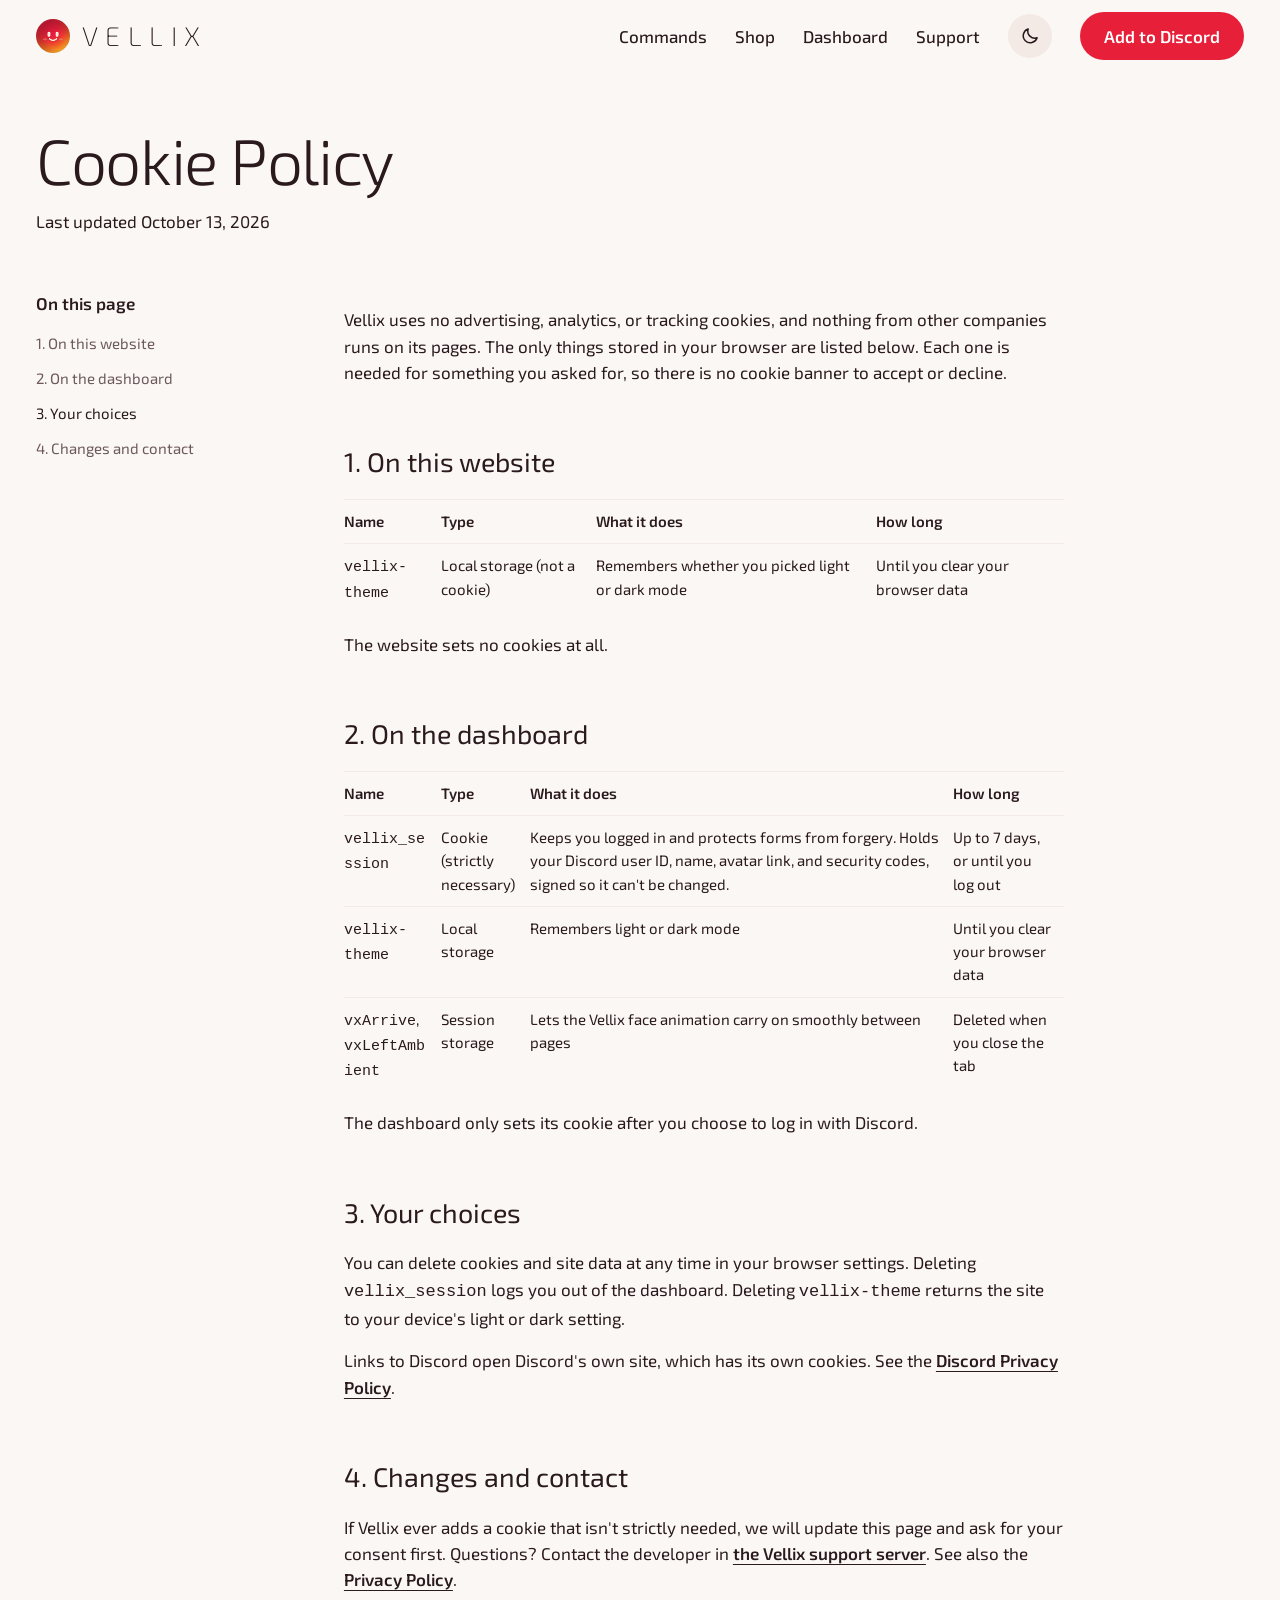
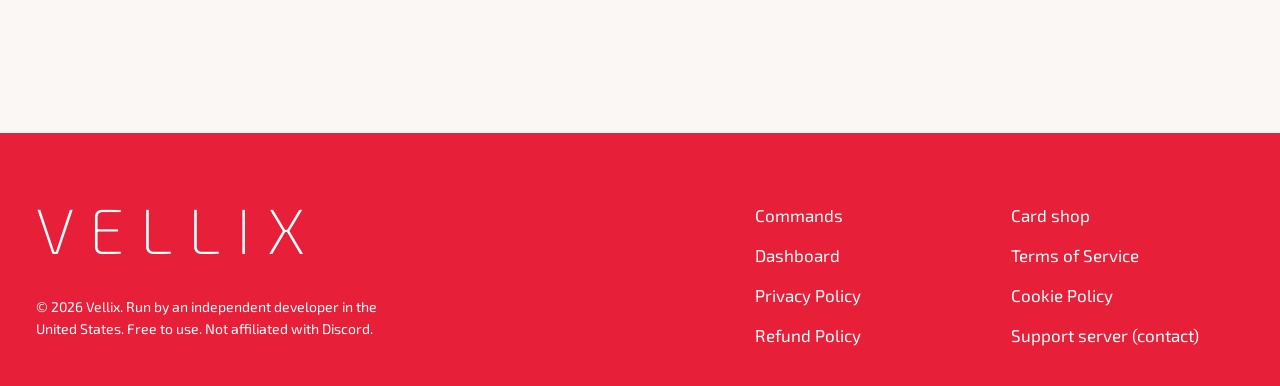
<file: cookies/index.html>
<!doctype html>
<html lang="en">
<head>
<meta charset="utf-8">
<meta name="viewport" content="width=device-width, initial-scale=1">
<title>Cookie Policy | Vellix</title>
<meta name="description" content="The cookies and browser storage Vellix uses, and why there is no cookie banner.">
<meta property="og:title" content="Cookie Policy | Vellix">
<meta property="og:description" content="The cookies and browser storage Vellix uses, and why there is no cookie banner.">
<meta property="og:image" content="/assets/social.jpg">
<meta name="theme-color" content="#fbf7f5" media="(prefers-color-scheme: light)">
<meta name="theme-color" content="#262624" media="(prefers-color-scheme: dark)">
<meta name="color-scheme" content="light dark">
<script>
  /* Theme, applied before the page draws so it never flashes:
     a ?theme= handed over from the dashboard wins, then this browser's saved choice, then the system setting */
  (function () {
    var d = document.documentElement, t = null, fromLink = new URLSearchParams(location.search).get("theme");
    d.classList.add("js");
    try {
      if (fromLink === "light" || fromLink === "dark") localStorage.setItem("vellix-theme", fromLink);
      t = localStorage.getItem("vellix-theme");
    } catch (e) { t = fromLink; }
    if (t !== "light" && t !== "dark") t = window.matchMedia("(prefers-color-scheme: dark)").matches ? "dark" : "light";
    d.dataset.theme = t;
    /* Coming back from the dashboard: hide the orb until site.js glides it home (failsafe after 2.5 s) */
    if (location.hash === "#from-dashboard" || location.hash === "#from-glow") {
      d.classList.add("vx-arrive");
      setTimeout(function () { d.classList.remove("vx-arrive"); }, 2500);
    }
    /* Motion: only when the visitor hasn't asked for reduced motion. If site.js never
       starts (blocked or failed), the timer removes the class so nothing stays hidden. */
    if (window.IntersectionObserver && !window.matchMedia("(prefers-reduced-motion: reduce)").matches) {
      d.classList.add("motion");
      setTimeout(function () { if (!window.vxMotion) d.classList.remove("motion"); }, 2500);
    }
  })();
</script>
<link rel="icon" href="/assets/favicon.png">
<link rel="apple-touch-icon" href="/assets/icon-180.png">
<link rel="stylesheet" href="/assets/fonts/fonts.css">
<link rel="stylesheet" href="/assets/style.css">
</head>
<body>
<a class="skip-link" href="#main">Skip to content</a>
<header class="bar">
  <a class="wordmark" href="/" aria-label="Vellix home" translate="no"><img src="/assets/favicon.png" alt="" width="34" height="34">VELLIX</a>
  <nav aria-label="Main">
    <a href="/commands/">Commands</a>
    <a href="/shop/">Shop</a>
    <a class="hide-sm" href="#" data-dashboard>Dashboard</a>
    <a class="hide-sm" href="#" data-support>Support</a>
    <button class="theme-toggle" type="button" data-theme-toggle aria-label="Switch to dark mode">
      <svg class="moon" viewBox="0 0 24 24" fill="none" stroke="currentColor" stroke-width="1.8" stroke-linecap="round" stroke-linejoin="round" aria-hidden="true"><path d="M20.5 14.2A8.5 8.5 0 0 1 9.8 3.5a8.5 8.5 0 1 0 10.7 10.7Z"/></svg>
      <svg class="sun" viewBox="0 0 24 24" fill="none" stroke="currentColor" stroke-width="1.8" stroke-linecap="round" aria-hidden="true"><circle cx="12" cy="12" r="4.2"/><path d="M12 2.5v2M12 19.5v2M4.6 4.6 6 6M18 18l1.4 1.4M2.5 12h2M19.5 12h2M4.6 19.4 6 18M18 6l1.4-1.4"/></svg>
    </button>
    <a class="btn hide-xs" href="#" data-invite>Add to Discord</a>
  </nav>
</header>
<main id="main" tabindex="-1">
<div class="page">
  <div class="page-head"><h1>Cookie Policy</h1><p>Last updated October 13, 2026</p></div>
  <nav class="side toc" aria-label="On this page"><p>On this page</p><a href="#on-this-website">1. On this website</a><a href="#on-the-dashboard">2. On the dashboard</a><a href="#your-choices">3. Your choices</a><a href="#changes-and-contact">4. Changes and contact</a></nav>
  <article class="page-main legal">
  <p>Vellix uses no advertising, analytics, or tracking cookies, and nothing from other companies runs on its pages. The only things stored in your browser are listed below. Each one is needed for something you asked for, so there is no cookie banner to accept or decline.</p>

  <h2 id="on-this-website">1. On this website</h2>
  <table class="stack">
    <thead><tr><th scope="col">Name</th><th scope="col">Type</th><th scope="col">What it does</th><th scope="col">How long</th></tr></thead>
    <tbody>
      <tr><td data-label="Name"><code>vellix-theme</code></td><td data-label="Type">Local storage (not a cookie)</td><td data-label="What it does">Remembers whether you picked light or dark mode</td><td data-label="How long">Until you clear your browser data</td></tr>
    </tbody>
  </table>
  <p>The website sets no cookies at all.</p>

  <h2 id="on-the-dashboard">2. On the dashboard</h2>
  <table class="stack">
    <thead><tr><th scope="col">Name</th><th scope="col">Type</th><th scope="col">What it does</th><th scope="col">How long</th></tr></thead>
    <tbody>
      <tr><td data-label="Name"><code>vellix_session</code></td><td data-label="Type">Cookie (strictly necessary)</td><td data-label="What it does">Keeps you logged in and protects forms from forgery. Holds your Discord user ID, name, avatar link, and security codes, signed so it can't be changed.</td><td data-label="How long">Up to 7 days, or until you log out</td></tr>
      <tr><td data-label="Name"><code>vellix-theme</code></td><td data-label="Type">Local storage</td><td data-label="What it does">Remembers light or dark mode</td><td data-label="How long">Until you clear your browser data</td></tr>
      <tr><td data-label="Name"><code>vxArrive</code>, <code>vxLeftAmbient</code></td><td data-label="Type">Session storage</td><td data-label="What it does">Lets the Vellix face animation carry on smoothly between pages</td><td data-label="How long">Deleted when you close the tab</td></tr>
    </tbody>
  </table>
  <p>The dashboard only sets its cookie after you choose to log in with Discord.</p>

  <h2 id="your-choices">3. Your choices</h2>
  <p>You can delete cookies and site data at any time in your browser settings. Deleting <code>vellix_session</code> logs you out of the dashboard. Deleting <code>vellix-theme</code> returns the site to your device's light or dark setting.</p>
  <p>Links to Discord open Discord's own site, which has its own cookies. See the <a href="https://discord.com/privacy">Discord Privacy Policy</a>.</p>

  <h2 id="changes-and-contact">4. Changes and contact</h2>
  <p>If Vellix ever adds a cookie that isn't strictly needed, we will update this page and ask for your consent first. Questions? Contact the developer in <a href="#" data-support>the Vellix support server</a>. See also the <a href="/privacy/">Privacy Policy</a>.</p>
  </article>
</div>
</main>
<footer class="site-foot">
  <p class="foot-word" aria-hidden="true" translate="no" data-reveal="fade">VELLIX</p>
  <nav aria-label="Footer" data-reveal="fade">
    <a href="/commands/">Commands</a>
    <a href="/shop/">Card shop</a>
    <a href="#" data-dashboard>Dashboard</a>
    <a href="/terms/">Terms of Service</a>
    <a href="/privacy/">Privacy Policy</a>
    <a href="/cookies/">Cookie Policy</a>
    <a href="/refunds/">Refund Policy</a>
    <a href="#" data-support>Support server (contact)</a>
  </nav>
  <p class="footer-about" data-reveal="fade">&copy; <span data-year>2026</span> Vellix. Run by an independent developer in the United States. Free to use. Not affiliated with Discord.</p>
</footer>
<script src="/assets/site.js"></script>
</body>
</html>
</file>
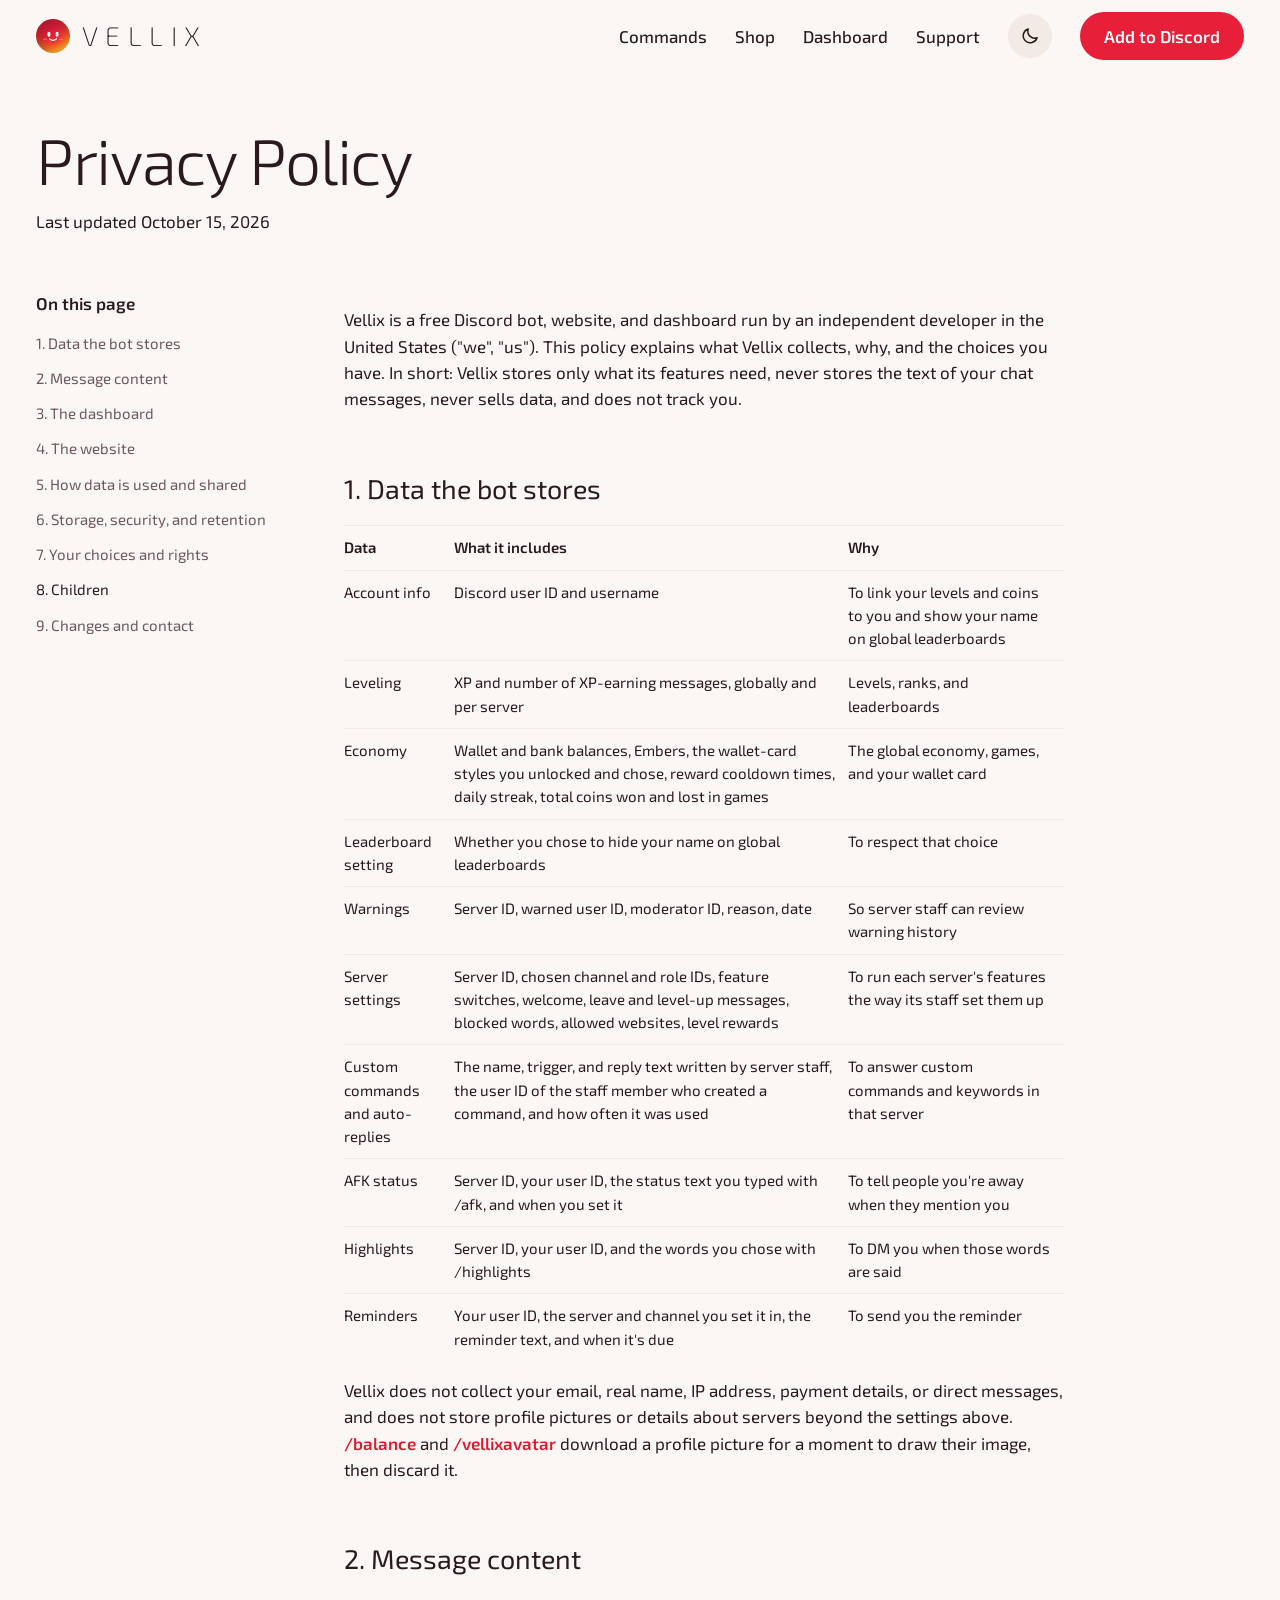
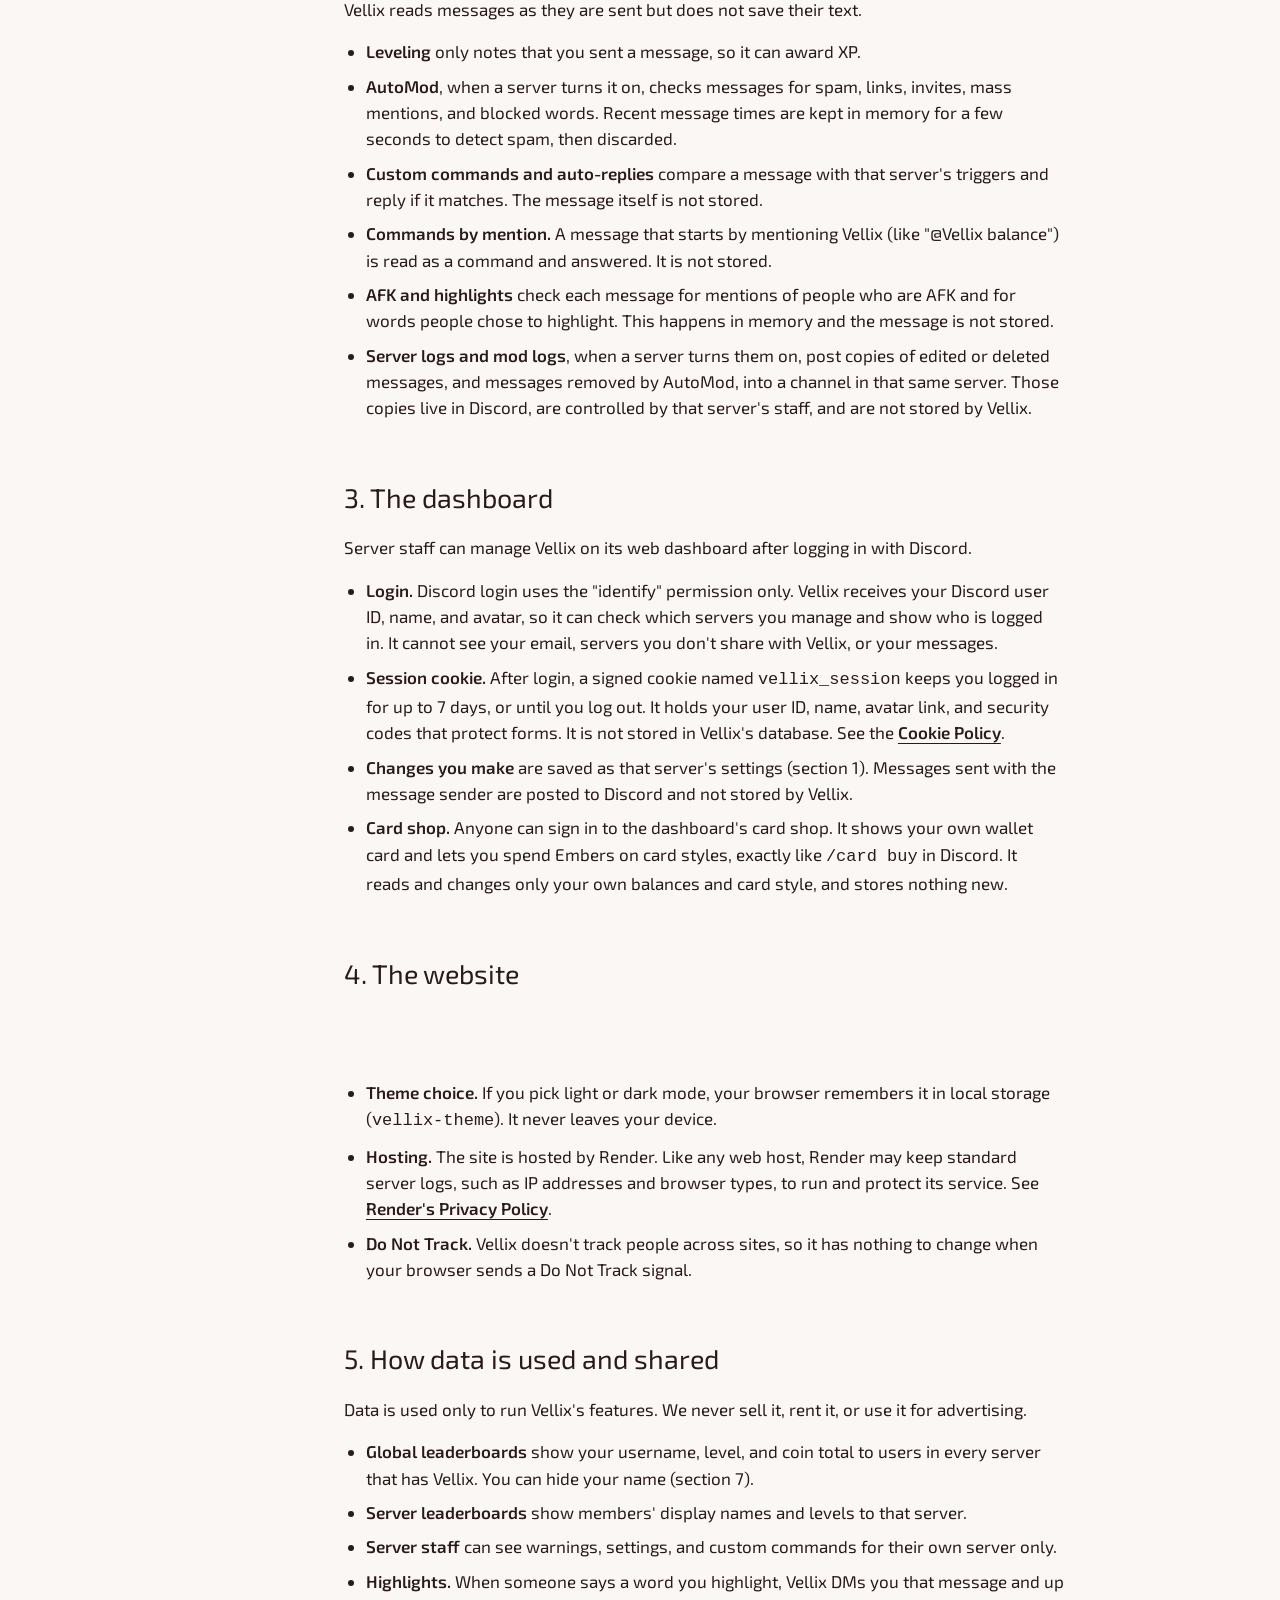
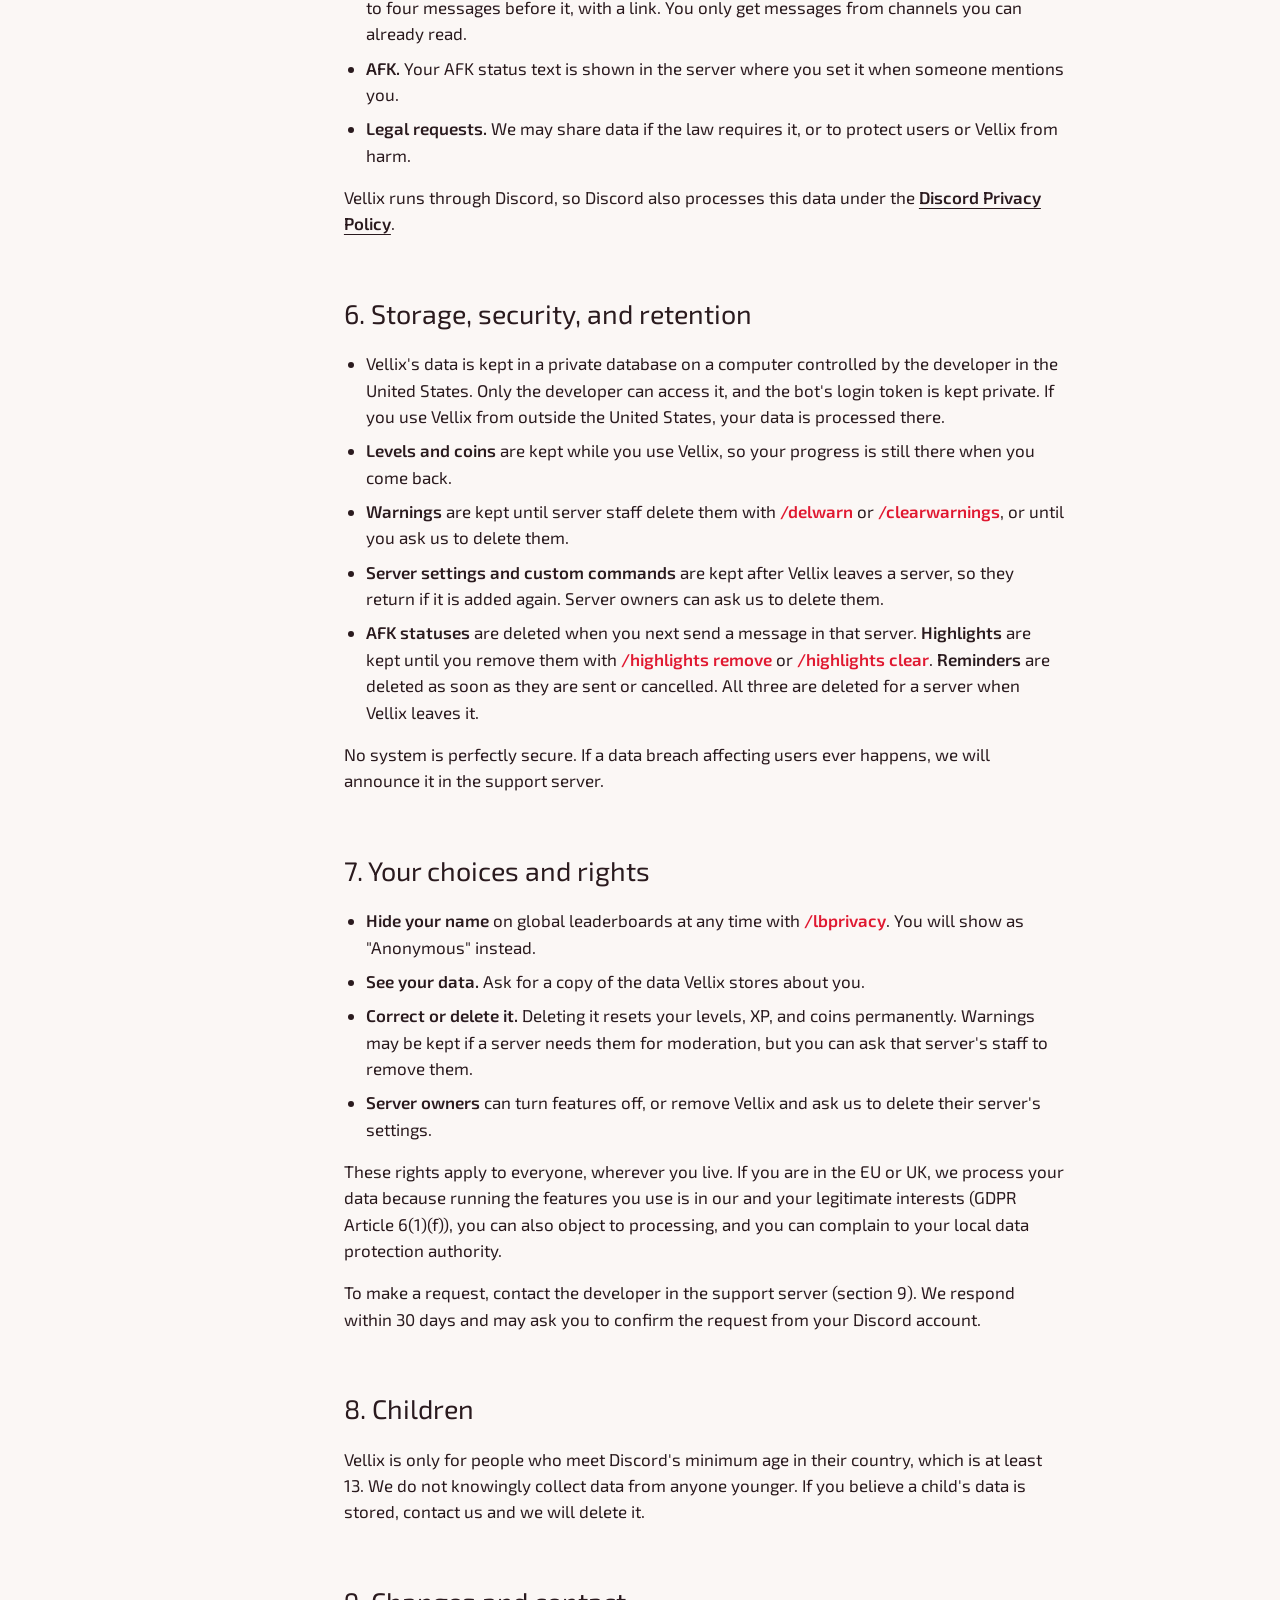
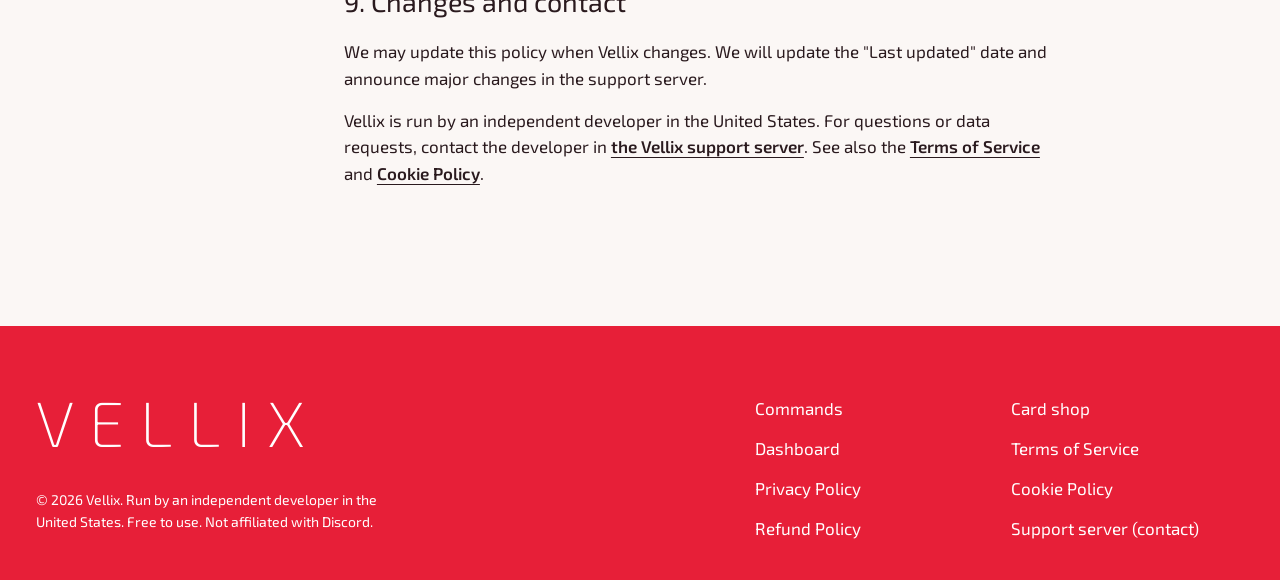
<file: privacy/index.html>
<!doctype html>
<html lang="en">
<head>
<meta charset="utf-8">
<meta name="viewport" content="width=device-width, initial-scale=1">
<title>Privacy Policy | Vellix</title>
<meta name="description" content="What data Vellix stores, why, and the choices you have.">
<meta property="og:title" content="Privacy Policy | Vellix">
<meta property="og:description" content="What data Vellix stores, why, and the choices you have.">
<meta property="og:image" content="/assets/social.jpg">
<meta name="theme-color" content="#fbf7f5" media="(prefers-color-scheme: light)">
<meta name="theme-color" content="#262624" media="(prefers-color-scheme: dark)">
<meta name="color-scheme" content="light dark">
<script>
  /* Theme, applied before the page draws so it never flashes:
     a ?theme= handed over from the dashboard wins, then this browser's saved choice, then the system setting */
  (function () {
    var d = document.documentElement, t = null, fromLink = new URLSearchParams(location.search).get("theme");
    d.classList.add("js");
    try {
      if (fromLink === "light" || fromLink === "dark") localStorage.setItem("vellix-theme", fromLink);
      t = localStorage.getItem("vellix-theme");
    } catch (e) { t = fromLink; }
    if (t !== "light" && t !== "dark") t = window.matchMedia("(prefers-color-scheme: dark)").matches ? "dark" : "light";
    d.dataset.theme = t;
    /* Coming back from the dashboard: hide the orb until site.js glides it home (failsafe after 2.5 s) */
    if (location.hash === "#from-dashboard" || location.hash === "#from-glow") {
      d.classList.add("vx-arrive");
      setTimeout(function () { d.classList.remove("vx-arrive"); }, 2500);
    }
    /* Motion: only when the visitor hasn't asked for reduced motion. If site.js never
       starts (blocked or failed), the timer removes the class so nothing stays hidden. */
    if (window.IntersectionObserver && !window.matchMedia("(prefers-reduced-motion: reduce)").matches) {
      d.classList.add("motion");
      setTimeout(function () { if (!window.vxMotion) d.classList.remove("motion"); }, 2500);
    }
  })();
</script>
<link rel="icon" href="/assets/favicon.png">
<link rel="apple-touch-icon" href="/assets/icon-180.png">
<link rel="stylesheet" href="/assets/fonts/fonts.css">
<link rel="stylesheet" href="/assets/style.css">
</head>
<body>
<a class="skip-link" href="#main">Skip to content</a>
<header class="bar">
  <a class="wordmark" href="/" aria-label="Vellix home" translate="no"><img src="/assets/favicon.png" alt="" width="34" height="34">VELLIX</a>
  <nav aria-label="Main">
    <a href="/commands/">Commands</a>
    <a href="/shop/">Shop</a>
    <a class="hide-sm" href="#" data-dashboard>Dashboard</a>
    <a class="hide-sm" href="#" data-support>Support</a>
    <button class="theme-toggle" type="button" data-theme-toggle aria-label="Switch to dark mode">
      <svg class="moon" viewBox="0 0 24 24" fill="none" stroke="currentColor" stroke-width="1.8" stroke-linecap="round" stroke-linejoin="round" aria-hidden="true"><path d="M20.5 14.2A8.5 8.5 0 0 1 9.8 3.5a8.5 8.5 0 1 0 10.7 10.7Z"/></svg>
      <svg class="sun" viewBox="0 0 24 24" fill="none" stroke="currentColor" stroke-width="1.8" stroke-linecap="round" aria-hidden="true"><circle cx="12" cy="12" r="4.2"/><path d="M12 2.5v2M12 19.5v2M4.6 4.6 6 6M18 18l1.4 1.4M2.5 12h2M19.5 12h2M4.6 19.4 6 18M18 6l1.4-1.4"/></svg>
    </button>
    <a class="btn hide-xs" href="#" data-invite>Add to Discord</a>
  </nav>
</header>
<main id="main" tabindex="-1">
<div class="page">
  <div class="page-head"><h1>Privacy Policy</h1><p>Last updated October 15, 2026</p></div>
  <nav class="side toc" aria-label="On this page"><p>On this page</p><a href="#data-the-bot-stores">1. Data the bot stores</a><a href="#message-content">2. Message content</a><a href="#the-dashboard">3. The dashboard</a><a href="#the-website">4. The website</a><a href="#how-data-is-used-and-shared">5. How data is used and shared</a><a href="#storage-security-and-retention">6. Storage, security, and retention</a><a href="#your-choices-and-rights">7. Your choices and rights</a><a href="#children">8. Children</a><a href="#changes-and-contact">9. Changes and contact</a></nav>
  <article class="page-main legal">
  <p>Vellix is a free Discord bot, website, and dashboard run by an independent developer in the United States ("we", "us"). This policy explains what Vellix collects, why, and the choices you have. In short: Vellix stores only what its features need, never stores the text of your chat messages, never sells data, and does not track you.</p>

  <h2 id="data-the-bot-stores">1. Data the bot stores</h2>
  <table>
    <thead><tr><th scope="col">Data</th><th scope="col">What it includes</th><th scope="col">Why</th></tr></thead>
    <tbody>
      <tr><td>Account info</td><td>Discord user ID and username</td><td>To link your levels and coins to you and show your name on global leaderboards</td></tr>
      <tr><td>Leveling</td><td>XP and number of XP-earning messages, globally and per server</td><td>Levels, ranks, and leaderboards</td></tr>
      <tr><td>Economy</td><td>Wallet and bank balances, Embers, the wallet-card styles you unlocked and chose, reward cooldown times, daily streak, total coins won and lost in games</td><td>The global economy, games, and your wallet card</td></tr>
      <tr><td>Leaderboard setting</td><td>Whether you chose to hide your name on global leaderboards</td><td>To respect that choice</td></tr>
      <tr><td>Warnings</td><td>Server ID, warned user ID, moderator ID, reason, date</td><td>So server staff can review warning history</td></tr>
      <tr><td>Server settings</td><td>Server ID, chosen channel and role IDs, feature switches, welcome, leave and level-up messages, blocked words, allowed websites, level rewards</td><td>To run each server's features the way its staff set them up</td></tr>
      <tr><td>Custom commands and auto-replies</td><td>The name, trigger, and reply text written by server staff, the user ID of the staff member who created a command, and how often it was used</td><td>To answer custom commands and keywords in that server</td></tr>
      <tr><td>AFK status</td><td>Server ID, your user ID, the status text you typed with /afk, and when you set it</td><td>To tell people you're away when they mention you</td></tr>
      <tr><td>Highlights</td><td>Server ID, your user ID, and the words you chose with /highlights</td><td>To DM you when those words are said</td></tr>
      <tr><td>Reminders</td><td>Your user ID, the server and channel you set it in, the reminder text, and when it's due</td><td>To send you the reminder</td></tr>
    </tbody>
  </table>
  <p>Vellix does not collect your email, real name, IP address, payment details, or direct messages, and does not store profile pictures or details about servers beyond the settings above. <span class="cmd">/balance</span> and <span class="cmd">/vellixavatar</span> download a profile picture for a moment to draw their image, then discard it.</p>

  <h2 id="message-content">2. Message content</h2>
  <p>Vellix reads messages as they are sent but does not save their text.</p>
  <ul>
    <li><strong>Leveling</strong> only notes that you sent a message, so it can award XP.</li>
    <li><strong>AutoMod</strong>, when a server turns it on, checks messages for spam, links, invites, mass mentions, and blocked words. Recent message times are kept in memory for a few seconds to detect spam, then discarded.</li>
    <li><strong>Custom commands and auto-replies</strong> compare a message with that server's triggers and reply if it matches. The message itself is not stored.</li>
    <li><strong>Commands by mention.</strong> A message that starts by mentioning Vellix (like "@Vellix balance") is read as a command and answered. It is not stored.</li>
    <li><strong>AFK and highlights</strong> check each message for mentions of people who are AFK and for words people chose to highlight. This happens in memory and the message is not stored.</li>
    <li><strong>Server logs and mod logs</strong>, when a server turns them on, post copies of edited or deleted messages, and messages removed by AutoMod, into a channel in that same server. Those copies live in Discord, are controlled by that server's staff, and are not stored by Vellix.</li>
  </ul>

  <h2 id="the-dashboard">3. The dashboard</h2>
  <p>Server staff can manage Vellix on its web dashboard after logging in with Discord.</p>
  <ul>
    <li><strong>Login.</strong> Discord login uses the "identify" permission only. Vellix receives your Discord user ID, name, and avatar, so it can check which servers you manage and show who is logged in. It cannot see your email, servers you don't share with Vellix, or your messages.</li>
    <li><strong>Session cookie.</strong> After login, a signed cookie named <code>vellix_session</code> keeps you logged in for up to 7 days, or until you log out. It holds your user ID, name, avatar link, and security codes that protect forms. It is not stored in Vellix's database. See the <a href="/cookies/">Cookie Policy</a>.</li>
    <li><strong>Changes you make</strong> are saved as that server's settings (section 1). Messages sent with the message sender are posted to Discord and not stored by Vellix.</li>
    <li><strong>Card shop.</strong> Anyone can sign in to the dashboard's card shop. It shows your own wallet card and lets you spend Embers on card styles, exactly like <code>/card buy</code> in Discord. It reads and changes only your own balances and card style, and stores nothing new.</li>
  </ul>

  <h2 id="the-website">4. The website</h2>
  <p>This website has no accounts, forms, ads, analytics, or tracking, and it sets no cookies. It loads nothing from other companies: fonts and images come from this site.</p>
  <ul>
    <li><strong>Theme choice.</strong> If you pick light or dark mode, your browser remembers it in local storage (<code>vellix-theme</code>). It never leaves your device.</li>
    <li><strong>Hosting.</strong> The site is hosted by Render. Like any web host, Render may keep standard server logs, such as IP addresses and browser types, to run and protect its service. See <a href="https://render.com/privacy">Render's Privacy Policy</a>.</li>
    <li><strong>Do Not Track.</strong> Vellix doesn't track people across sites, so it has nothing to change when your browser sends a Do Not Track signal.</li>
  </ul>

  <h2 id="how-data-is-used-and-shared">5. How data is used and shared</h2>
  <p>Data is used only to run Vellix's features. We never sell it, rent it, or use it for advertising.</p>
  <ul>
    <li><strong>Global leaderboards</strong> show your username, level, and coin total to users in every server that has Vellix. You can hide your name (section 7).</li>
    <li><strong>Server leaderboards</strong> show members' display names and levels to that server.</li>
    <li><strong>Server staff</strong> can see warnings, settings, and custom commands for their own server only.</li>
    <li><strong>Highlights.</strong> When someone says a word you highlight, Vellix DMs you that message and up to four messages before it, with a link. You only get messages from channels you can already read.</li>
    <li><strong>AFK.</strong> Your AFK status text is shown in the server where you set it when someone mentions you.</li>
    <li><strong>Legal requests.</strong> We may share data if the law requires it, or to protect users or Vellix from harm.</li>
  </ul>
  <p>Vellix runs through Discord, so Discord also processes this data under the <a href="https://discord.com/privacy">Discord Privacy Policy</a>.</p>

  <h2 id="storage-security-and-retention">6. Storage, security, and retention</h2>
  <ul>
    <li>Vellix's data is kept in a private database on a computer controlled by the developer in the United States. Only the developer can access it, and the bot's login token is kept private. If you use Vellix from outside the United States, your data is processed there.</li>
    <li><strong>Levels and coins</strong> are kept while you use Vellix, so your progress is still there when you come back.</li>
    <li><strong>Warnings</strong> are kept until server staff delete them with <span class="cmd">/delwarn</span> or <span class="cmd">/clearwarnings</span>, or until you ask us to delete them.</li>
    <li><strong>Server settings and custom commands</strong> are kept after Vellix leaves a server, so they return if it is added again. Server owners can ask us to delete them.</li>
    <li><strong>AFK statuses</strong> are deleted when you next send a message in that server. <strong>Highlights</strong> are kept until you remove them with <span class="cmd">/highlights remove</span> or <span class="cmd">/highlights clear</span>. <strong>Reminders</strong> are deleted as soon as they are sent or cancelled. All three are deleted for a server when Vellix leaves it.</li>
  </ul>
  <p>No system is perfectly secure. If a data breach affecting users ever happens, we will announce it in the support server.</p>

  <h2 id="your-choices-and-rights">7. Your choices and rights</h2>
  <ul>
    <li><strong>Hide your name</strong> on global leaderboards at any time with <span class="cmd">/lbprivacy</span>. You will show as "Anonymous" instead.</li>
    <li><strong>See your data.</strong> Ask for a copy of the data Vellix stores about you.</li>
    <li><strong>Correct or delete it.</strong> Deleting it resets your levels, XP, and coins permanently. Warnings may be kept if a server needs them for moderation, but you can ask that server's staff to remove them.</li>
    <li><strong>Server owners</strong> can turn features off, or remove Vellix and ask us to delete their server's settings.</li>
  </ul>
  <p>These rights apply to everyone, wherever you live. If you are in the EU or UK, we process your data because running the features you use is in our and your legitimate interests (GDPR Article 6(1)(f)), you can also object to processing, and you can complain to your local data protection authority.</p>
  <p>To make a request, contact the developer in the support server (section 9). We respond within 30 days and may ask you to confirm the request from your Discord account.</p>

  <h2 id="children">8. Children</h2>
  <p>Vellix is only for people who meet Discord's minimum age in their country, which is at least 13. We do not knowingly collect data from anyone younger. If you believe a child's data is stored, contact us and we will delete it.</p>

  <h2 id="changes-and-contact">9. Changes and contact</h2>
  <p>We may update this policy when Vellix changes. We will update the "Last updated" date and announce major changes in the support server.</p>
  <p>Vellix is run by an independent developer in the United States. For questions or data requests, contact the developer in <a href="#" data-support>the Vellix support server</a>. See also the <a href="/terms/">Terms of Service</a> and <a href="/cookies/">Cookie Policy</a>.</p>
  </article>
</div>
</main>
<footer class="site-foot">
  <p class="foot-word" aria-hidden="true" translate="no" data-reveal="fade">VELLIX</p>
  <nav aria-label="Footer" data-reveal="fade">
    <a href="/commands/">Commands</a>
    <a href="/shop/">Card shop</a>
    <a href="#" data-dashboard>Dashboard</a>
    <a href="/terms/">Terms of Service</a>
    <a href="/privacy/">Privacy Policy</a>
    <a href="/cookies/">Cookie Policy</a>
    <a href="/refunds/">Refund Policy</a>
    <a href="#" data-support>Support server (contact)</a>
  </nav>
  <p class="footer-about" data-reveal="fade">&copy; <span data-year>2026</span> Vellix. Run by an independent developer in the United States. Free to use. Not affiliated with Discord.</p>
</footer>
<script src="/assets/site.js"></script>
</body>
</html>
</file>
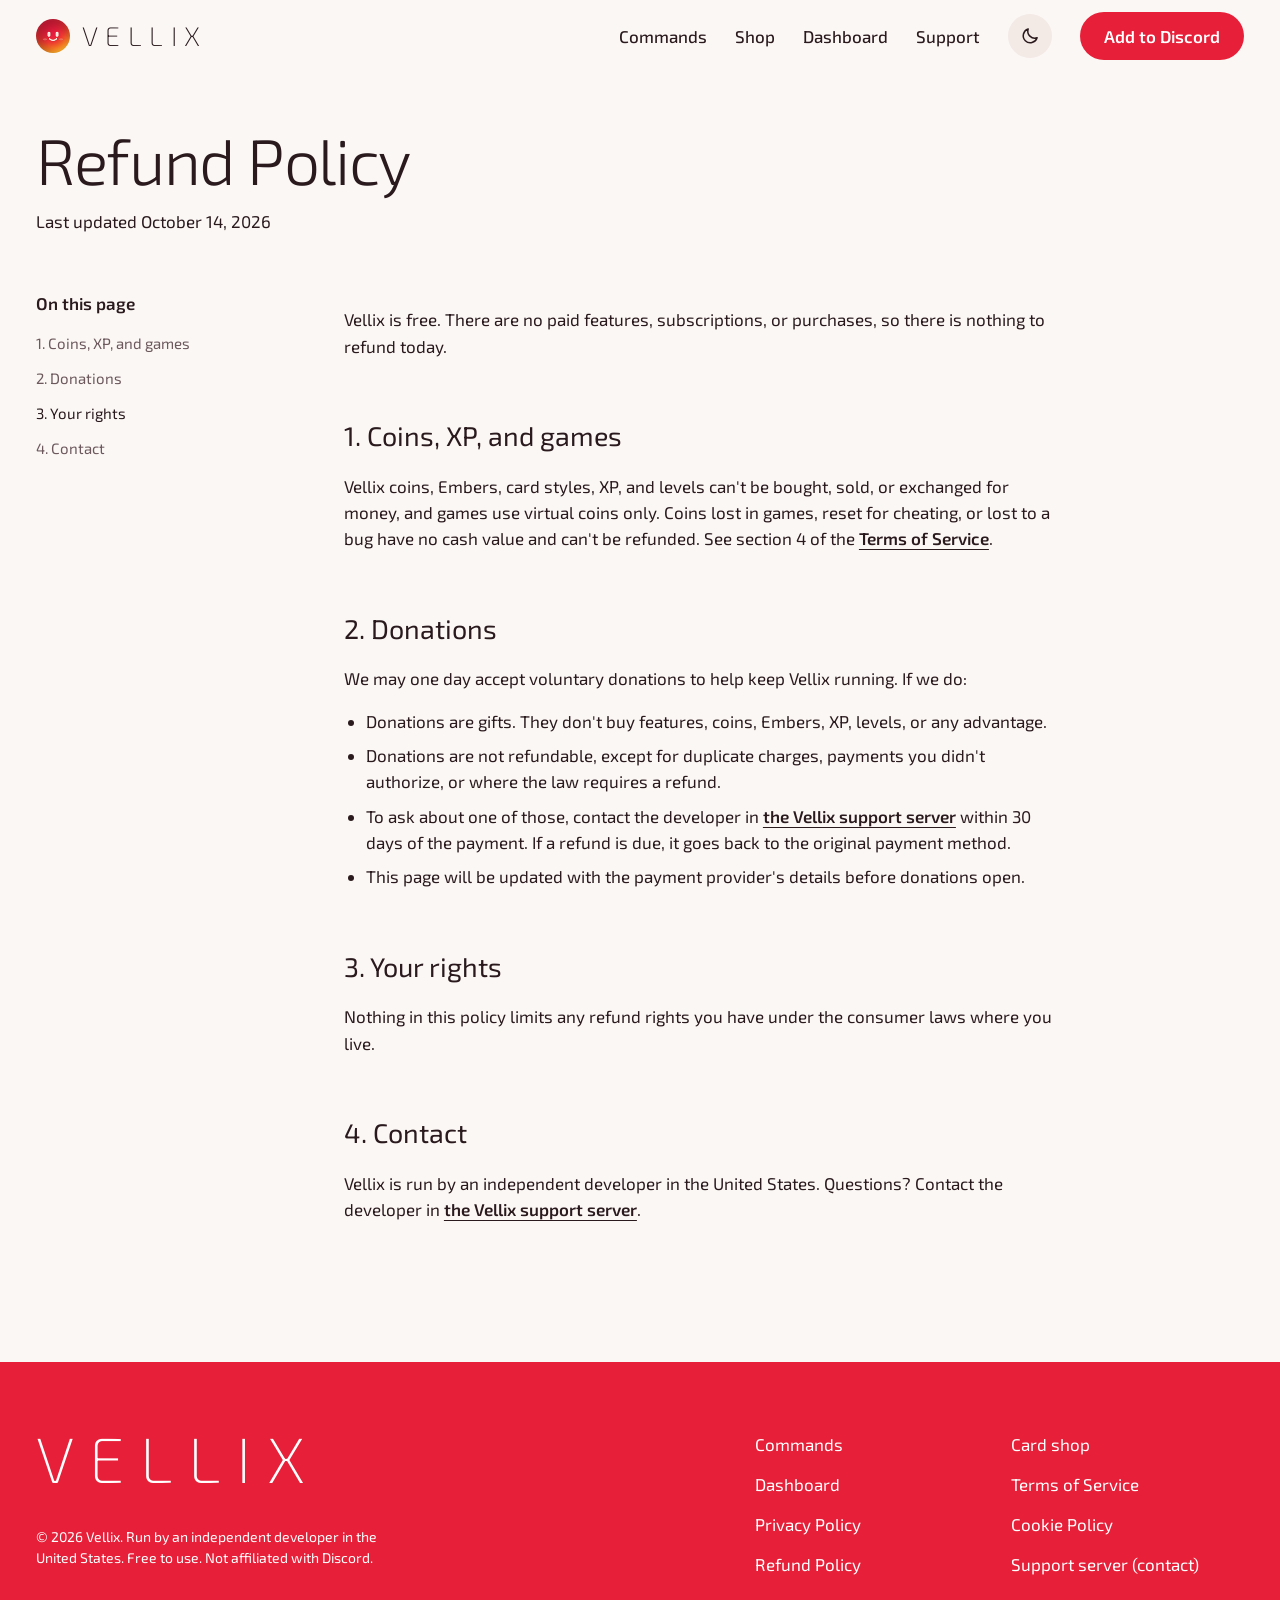
<file: refunds/index.html>
<!doctype html>
<html lang="en">
<head>
<meta charset="utf-8">
<meta name="viewport" content="width=device-width, initial-scale=1">
<title>Refund Policy | Vellix</title>
<meta name="description" content="Vellix is free. How refunds would work for any future donations.">
<meta property="og:title" content="Refund Policy | Vellix">
<meta property="og:description" content="Vellix is free. How refunds would work for any future donations.">
<meta property="og:image" content="/assets/social.jpg">
<meta name="theme-color" content="#fbf7f5" media="(prefers-color-scheme: light)">
<meta name="theme-color" content="#262624" media="(prefers-color-scheme: dark)">
<meta name="color-scheme" content="light dark">
<script>
  /* Theme, applied before the page draws so it never flashes:
     a ?theme= handed over from the dashboard wins, then this browser's saved choice, then the system setting */
  (function () {
    var d = document.documentElement, t = null, fromLink = new URLSearchParams(location.search).get("theme");
    d.classList.add("js");
    try {
      if (fromLink === "light" || fromLink === "dark") localStorage.setItem("vellix-theme", fromLink);
      t = localStorage.getItem("vellix-theme");
    } catch (e) { t = fromLink; }
    if (t !== "light" && t !== "dark") t = window.matchMedia("(prefers-color-scheme: dark)").matches ? "dark" : "light";
    d.dataset.theme = t;
    /* Coming back from the dashboard: hide the orb until site.js glides it home (failsafe after 2.5 s) */
    if (location.hash === "#from-dashboard" || location.hash === "#from-glow") {
      d.classList.add("vx-arrive");
      setTimeout(function () { d.classList.remove("vx-arrive"); }, 2500);
    }
    /* Motion: only when the visitor hasn't asked for reduced motion. If site.js never
       starts (blocked or failed), the timer removes the class so nothing stays hidden. */
    if (window.IntersectionObserver && !window.matchMedia("(prefers-reduced-motion: reduce)").matches) {
      d.classList.add("motion");
      setTimeout(function () { if (!window.vxMotion) d.classList.remove("motion"); }, 2500);
    }
  })();
</script>
<link rel="icon" href="/assets/favicon.png">
<link rel="apple-touch-icon" href="/assets/icon-180.png">
<link rel="stylesheet" href="/assets/fonts/fonts.css">
<link rel="stylesheet" href="/assets/style.css">
</head>
<body>
<a class="skip-link" href="#main">Skip to content</a>
<header class="bar">
  <a class="wordmark" href="/" aria-label="Vellix home" translate="no"><img src="/assets/favicon.png" alt="" width="34" height="34">VELLIX</a>
  <nav aria-label="Main">
    <a href="/commands/">Commands</a>
    <a href="/shop/">Shop</a>
    <a class="hide-sm" href="#" data-dashboard>Dashboard</a>
    <a class="hide-sm" href="#" data-support>Support</a>
    <button class="theme-toggle" type="button" data-theme-toggle aria-label="Switch to dark mode">
      <svg class="moon" viewBox="0 0 24 24" fill="none" stroke="currentColor" stroke-width="1.8" stroke-linecap="round" stroke-linejoin="round" aria-hidden="true"><path d="M20.5 14.2A8.5 8.5 0 0 1 9.8 3.5a8.5 8.5 0 1 0 10.7 10.7Z"/></svg>
      <svg class="sun" viewBox="0 0 24 24" fill="none" stroke="currentColor" stroke-width="1.8" stroke-linecap="round" aria-hidden="true"><circle cx="12" cy="12" r="4.2"/><path d="M12 2.5v2M12 19.5v2M4.6 4.6 6 6M18 18l1.4 1.4M2.5 12h2M19.5 12h2M4.6 19.4 6 18M18 6l1.4-1.4"/></svg>
    </button>
    <a class="btn hide-xs" href="#" data-invite>Add to Discord</a>
  </nav>
</header>
<main id="main" tabindex="-1">
<div class="page">
  <div class="page-head"><h1>Refund Policy</h1><p>Last updated October 14, 2026</p></div>
  <nav class="side toc" aria-label="On this page"><p>On this page</p><a href="#coins-xp-and-games">1. Coins, XP, and games</a><a href="#donations">2. Donations</a><a href="#your-rights">3. Your rights</a><a href="#contact">4. Contact</a></nav>
  <article class="page-main legal">
  <p>Vellix is free. There are no paid features, subscriptions, or purchases, so there is nothing to refund today.</p>

  <h2 id="coins-xp-and-games">1. Coins, XP, and games</h2>
  <p>Vellix coins, Embers, card styles, XP, and levels can't be bought, sold, or exchanged for money, and games use virtual coins only. Coins lost in games, reset for cheating, or lost to a bug have no cash value and can't be refunded. See section 4 of the <a href="/terms/">Terms of Service</a>.</p>

  <h2 id="donations">2. Donations</h2>
  <p>We may one day accept voluntary donations to help keep Vellix running. If we do:</p>
  <ul>
    <li>Donations are gifts. They don't buy features, coins, Embers, XP, levels, or any advantage.</li>
    <li>Donations are not refundable, except for duplicate charges, payments you didn't authorize, or where the law requires a refund.</li>
    <li>To ask about one of those, contact the developer in <a href="#" data-support>the Vellix support server</a> within 30 days of the payment. If a refund is due, it goes back to the original payment method.</li>
    <li>This page will be updated with the payment provider's details before donations open.</li>
  </ul>

  <h2 id="your-rights">3. Your rights</h2>
  <p>Nothing in this policy limits any refund rights you have under the consumer laws where you live.</p>

  <h2 id="contact">4. Contact</h2>
  <p>Vellix is run by an independent developer in the United States. Questions? Contact the developer in <a href="#" data-support>the Vellix support server</a>.</p>
  </article>
</div>
</main>
<footer class="site-foot">
  <p class="foot-word" aria-hidden="true" translate="no" data-reveal="fade">VELLIX</p>
  <nav aria-label="Footer" data-reveal="fade">
    <a href="/commands/">Commands</a>
    <a href="/shop/">Card shop</a>
    <a href="#" data-dashboard>Dashboard</a>
    <a href="/terms/">Terms of Service</a>
    <a href="/privacy/">Privacy Policy</a>
    <a href="/cookies/">Cookie Policy</a>
    <a href="/refunds/">Refund Policy</a>
    <a href="#" data-support>Support server (contact)</a>
  </nav>
  <p class="footer-about" data-reveal="fade">&copy; <span data-year>2026</span> Vellix. Run by an independent developer in the United States. Free to use. Not affiliated with Discord.</p>
</footer>
<script src="/assets/site.js"></script>
</body>
</html>
</file>
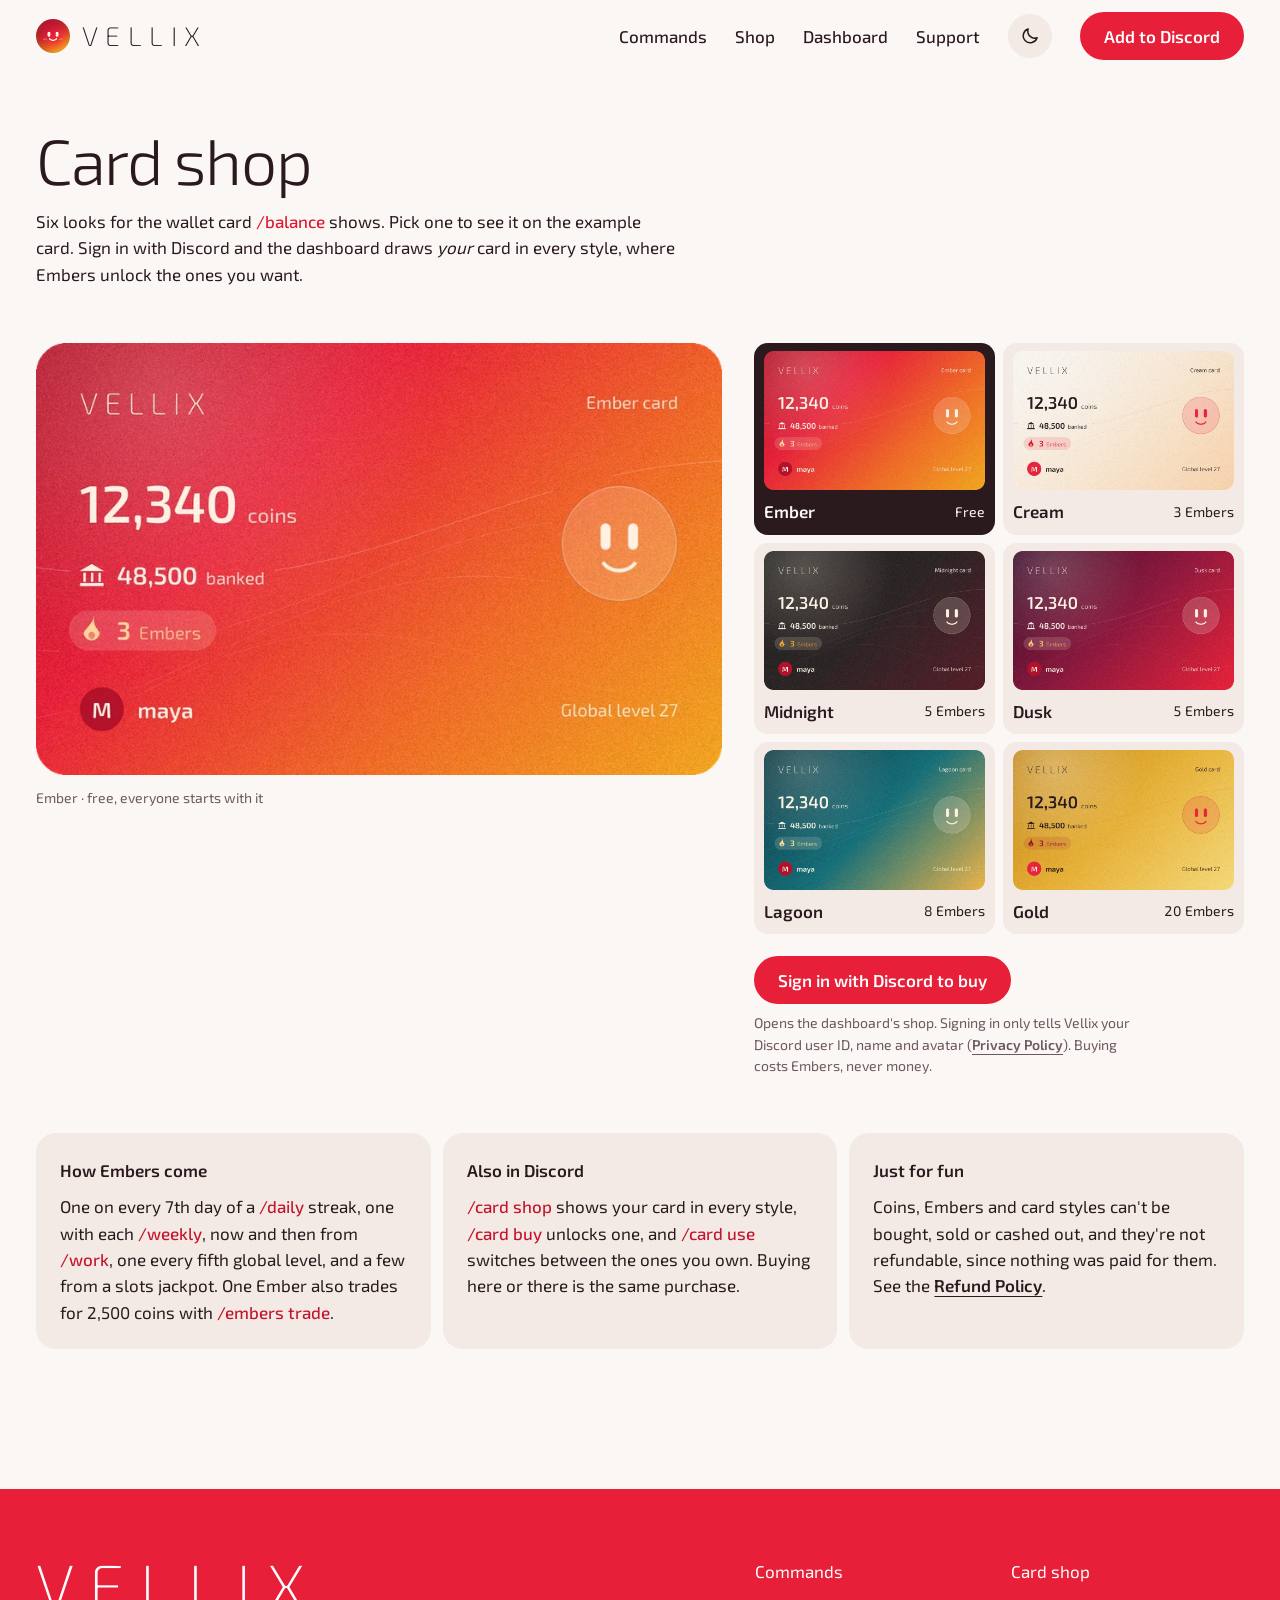
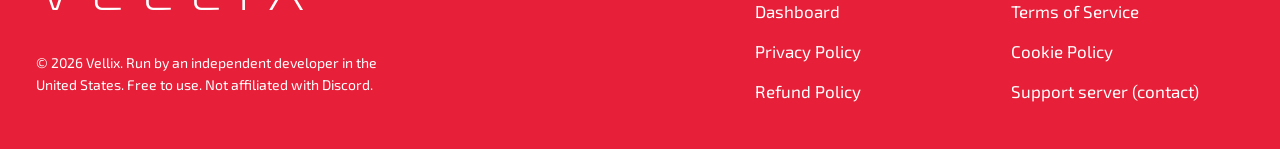
<file: shop/index.html>
<!doctype html>
<html lang="en">
<head>
<meta charset="utf-8">
<meta name="viewport" content="width=device-width, initial-scale=1">
<title>Card shop: six looks for your Vellix wallet card</title>
<meta name="description" content="Try the six wallet-card styles on an example card, then sign in with Discord to see your own card and unlock styles with Embers.">
<meta property="og:title" content="Vellix card shop">
<meta property="og:description" content="Try the six wallet-card styles on an example card, then sign in with Discord to see your own card and unlock styles with Embers.">
<meta property="og:image" content="/assets/social.jpg">
<meta name="theme-color" content="#fbf7f5" media="(prefers-color-scheme: light)">
<meta name="theme-color" content="#262624" media="(prefers-color-scheme: dark)">
<meta name="color-scheme" content="light dark">
<script>
  /* Theme, applied before the page draws so it never flashes:
     a ?theme= handed over from the dashboard wins, then this browser's saved choice, then the system setting */
  (function () {
    var d = document.documentElement, t = null, fromLink = new URLSearchParams(location.search).get("theme");
    d.classList.add("js");
    try {
      if (fromLink === "light" || fromLink === "dark") localStorage.setItem("vellix-theme", fromLink);
      t = localStorage.getItem("vellix-theme");
    } catch (e) { t = fromLink; }
    if (t !== "light" && t !== "dark") t = window.matchMedia("(prefers-color-scheme: dark)").matches ? "dark" : "light";
    d.dataset.theme = t;
    /* Coming back from the dashboard: hide the orb until site.js glides it home (failsafe after 2.5 s) */
    if (location.hash === "#from-dashboard" || location.hash === "#from-glow") {
      d.classList.add("vx-arrive");
      setTimeout(function () { d.classList.remove("vx-arrive"); }, 2500);
    }
    /* Motion: only when the visitor hasn't asked for reduced motion. If site.js never
       starts (blocked or failed), the timer removes the class so nothing stays hidden. */
    if (window.IntersectionObserver && !window.matchMedia("(prefers-reduced-motion: reduce)").matches) {
      d.classList.add("motion");
      setTimeout(function () { if (!window.vxMotion) d.classList.remove("motion"); }, 2500);
    }
  })();
</script>
<link rel="icon" href="/assets/favicon.png">
<link rel="apple-touch-icon" href="/assets/icon-180.png">
<link rel="stylesheet" href="/assets/fonts/fonts.css">
<link rel="stylesheet" href="/assets/style.css">
</head>
<body>
<a class="skip-link" href="#main">Skip to content</a>
<header class="bar">
  <a class="wordmark" href="/" aria-label="Vellix home" translate="no"><img src="/assets/favicon.png" alt="" width="34" height="34">VELLIX</a>
  <nav aria-label="Main">
    <a href="/commands/">Commands</a>
    <a href="/shop/">Shop</a>
    <a class="hide-sm" href="#" data-dashboard>Dashboard</a>
    <a class="hide-sm" href="#" data-support>Support</a>
    <button class="theme-toggle" type="button" data-theme-toggle aria-label="Switch to dark mode">
      <svg class="moon" viewBox="0 0 24 24" fill="none" stroke="currentColor" stroke-width="1.8" stroke-linecap="round" stroke-linejoin="round" aria-hidden="true"><path d="M20.5 14.2A8.5 8.5 0 0 1 9.8 3.5a8.5 8.5 0 1 0 10.7 10.7Z"/></svg>
      <svg class="sun" viewBox="0 0 24 24" fill="none" stroke="currentColor" stroke-width="1.8" stroke-linecap="round" aria-hidden="true"><circle cx="12" cy="12" r="4.2"/><path d="M12 2.5v2M12 19.5v2M4.6 4.6 6 6M18 18l1.4 1.4M2.5 12h2M19.5 12h2M4.6 19.4 6 18M18 6l1.4-1.4"/></svg>
    </button>
    <a class="btn hide-xs" href="#" data-invite>Add to Discord</a>
  </nav>
</header>
<main id="main" tabindex="-1">
<div class="page shop-page">
  <div class="page-head" data-reveal>
    <h1>Card shop</h1>
    <p>Six looks for the wallet card <code>/balance</code> shows. Pick one to see it on the example card. Sign in with Discord and the dashboard draws <em>your</em> card in every style, where Embers unlock the ones you want.</p>
  </div>

  <div class="try" data-try data-reveal>
    <figure class="try-card">
      <img src="/assets/cards/ember.webp" width="800" height="504" alt="Example wallet card in the Ember style: crimson to amber" data-try-img>
      <figcaption data-try-caption>Ember · free, everyone starts with it</figcaption>
    </figure>
    <div class="try-list" role="group" aria-label="Card styles">
      <button class="style" type="button" aria-pressed="true" data-style="ember" data-caption="Ember · free, everyone starts with it" data-alt="Example wallet card in the Ember style: crimson to amber"><img class="thumb" src="/assets/cards/ember.webp" width="800" height="504" alt=""><b>Ember</b><span>Free</span></button>
      <button class="style" type="button" aria-pressed="false" data-style="cream" data-caption="Cream · 3 Embers" data-alt="Example wallet card in the Cream style: pale cream with wine text"><img class="thumb" src="/assets/cards/cream.webp" width="800" height="504" alt=""><b>Cream</b><span>3 Embers</span></button>
      <button class="style" type="button" aria-pressed="false" data-style="midnight" data-caption="Midnight · 5 Embers" data-alt="Example wallet card in the Midnight style: warm dark grey"><img class="thumb" src="/assets/cards/midnight.webp" width="800" height="504" alt=""><b>Midnight</b><span>5 Embers</span></button>
      <button class="style" type="button" aria-pressed="false" data-style="dusk" data-caption="Dusk · 5 Embers" data-alt="Example wallet card in the Dusk style: plum to crimson"><img class="thumb" src="/assets/cards/dusk.webp" width="800" height="504" alt=""><b>Dusk</b><span>5 Embers</span></button>
      <button class="style" type="button" aria-pressed="false" data-style="lagoon" data-caption="Lagoon · 8 Embers" data-alt="Example wallet card in the Lagoon style: deep teal to gold"><img class="thumb" src="/assets/cards/lagoon.webp" width="800" height="504" alt=""><b>Lagoon</b><span>8 Embers</span></button>
      <button class="style" type="button" aria-pressed="false" data-style="gold" data-caption="Gold · 20 Embers" data-alt="Example wallet card in the Gold style: warm gold with wine text"><img class="thumb" src="/assets/cards/gold.webp" width="800" height="504" alt=""><b>Gold</b><span>20 Embers</span></button>
      <div class="try-go">
        <a class="btn" href="#" data-dashboard="shop">Sign in with Discord to buy</a>
        <p class="hint">Opens the dashboard's shop. Signing in only tells Vellix your Discord user ID, name and avatar (<a href="/privacy/">Privacy Policy</a>). Buying costs Embers, never money.</p>
      </div>
    </div>
  </div>

  <div class="shop-notes">
    <div class="note" data-reveal>
      <h2>How Embers come</h2>
      <p>One on every 7th day of a <span class="cmd">/daily</span> streak, one with each <span class="cmd">/weekly</span>, now and then from <span class="cmd">/work</span>, one every fifth global level, and a few from a slots jackpot. One Ember also trades for 2,500 coins with <span class="cmd">/embers trade</span>.</p>
    </div>
    <div class="note" data-reveal>
      <h2>Also in Discord</h2>
      <p><span class="cmd">/card shop</span> shows your card in every style, <span class="cmd">/card buy</span> unlocks one, and <span class="cmd">/card use</span> switches between the ones you own. Buying here or there is the same purchase.</p>
    </div>
    <div class="note" data-reveal>
      <h2>Just for fun</h2>
      <p>Coins, Embers and card styles can't be bought, sold or cashed out, and they're not refundable, since nothing was paid for them. See the <a href="/refunds/">Refund Policy</a>.</p>
    </div>
  </div>
</div>
</main>
<footer class="site-foot">
  <p class="foot-word" aria-hidden="true" translate="no" data-reveal="fade">VELLIX</p>
  <nav aria-label="Footer" data-reveal="fade">
    <a href="/commands/">Commands</a>
    <a href="/shop/">Card shop</a>
    <a href="#" data-dashboard>Dashboard</a>
    <a href="/terms/">Terms of Service</a>
    <a href="/privacy/">Privacy Policy</a>
    <a href="/cookies/">Cookie Policy</a>
    <a href="/refunds/">Refund Policy</a>
    <a href="#" data-support>Support server (contact)</a>
  </nav>
  <p class="footer-about" data-reveal="fade">&copy; <span data-year>2026</span> Vellix. Run by an independent developer in the United States. Free to use. Not affiliated with Discord.</p>
</footer>
<script src="/assets/site.js"></script>
</body>
</html>
</file>
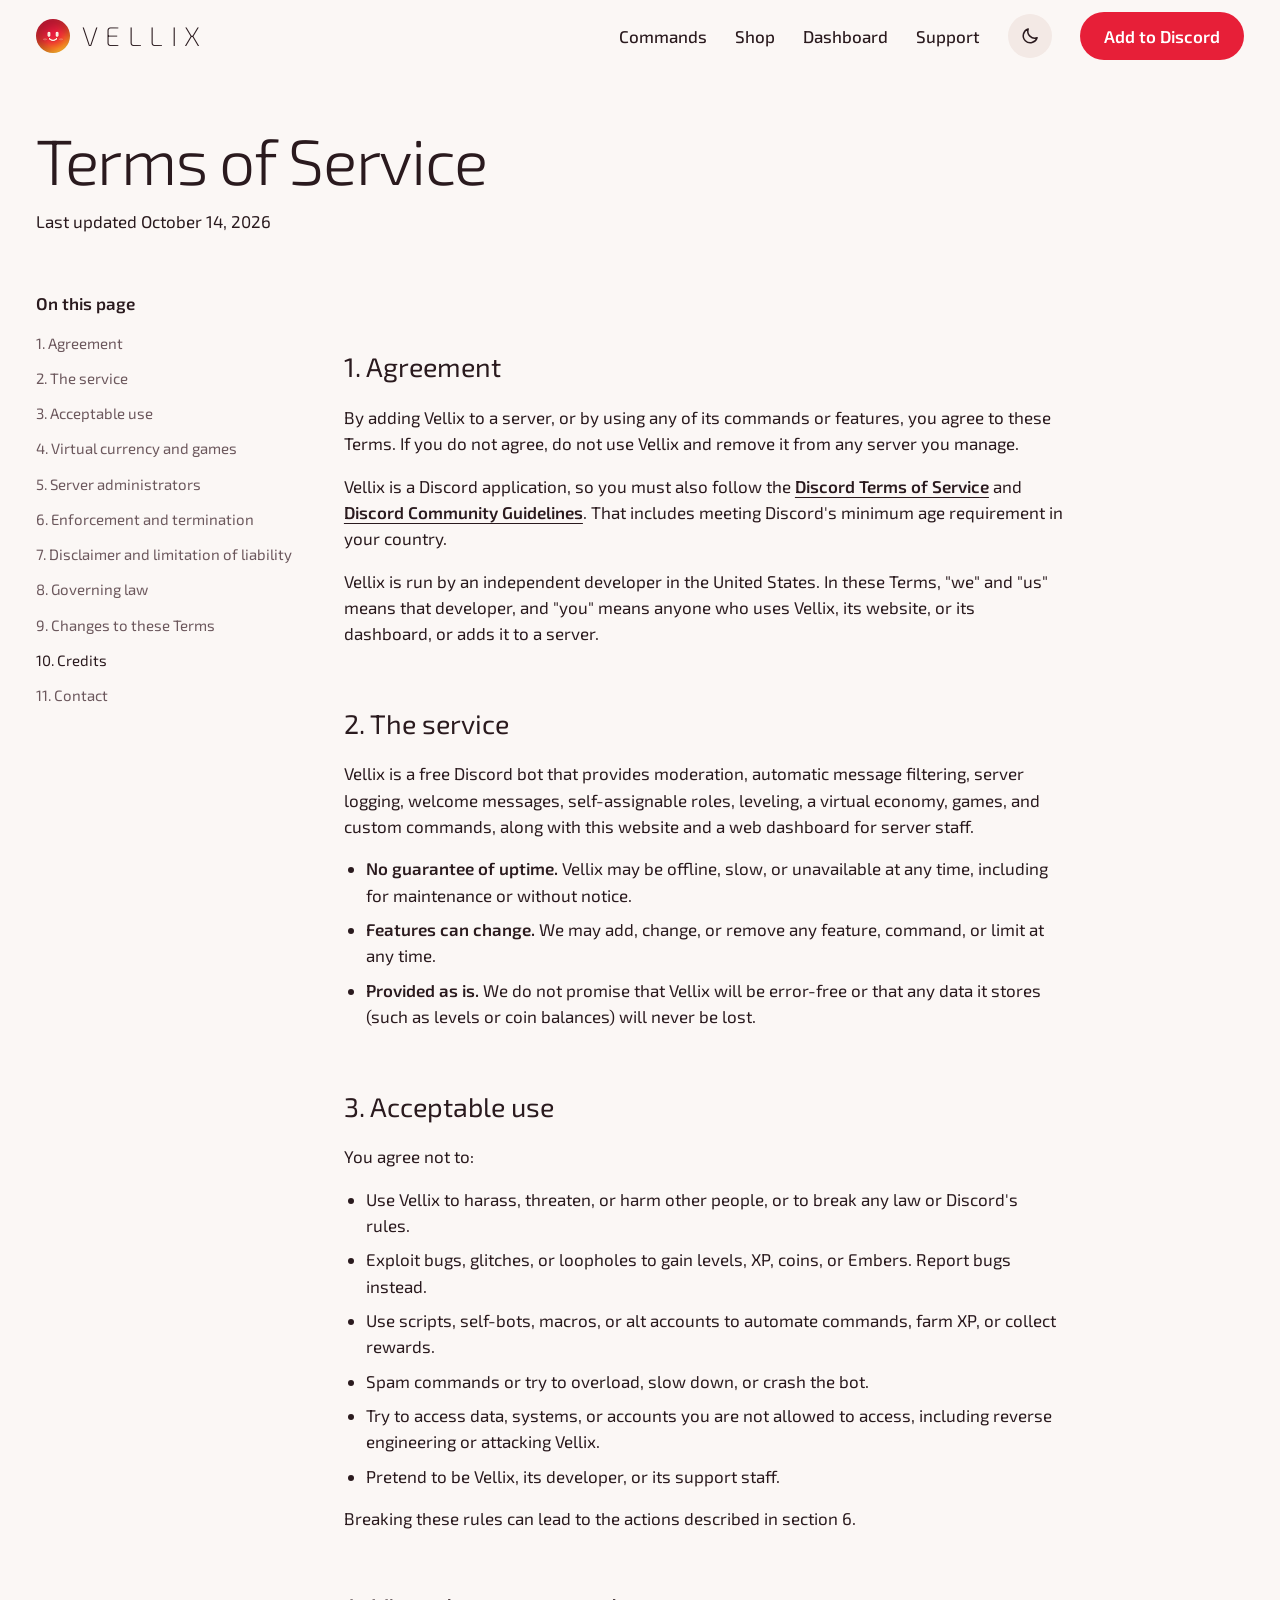
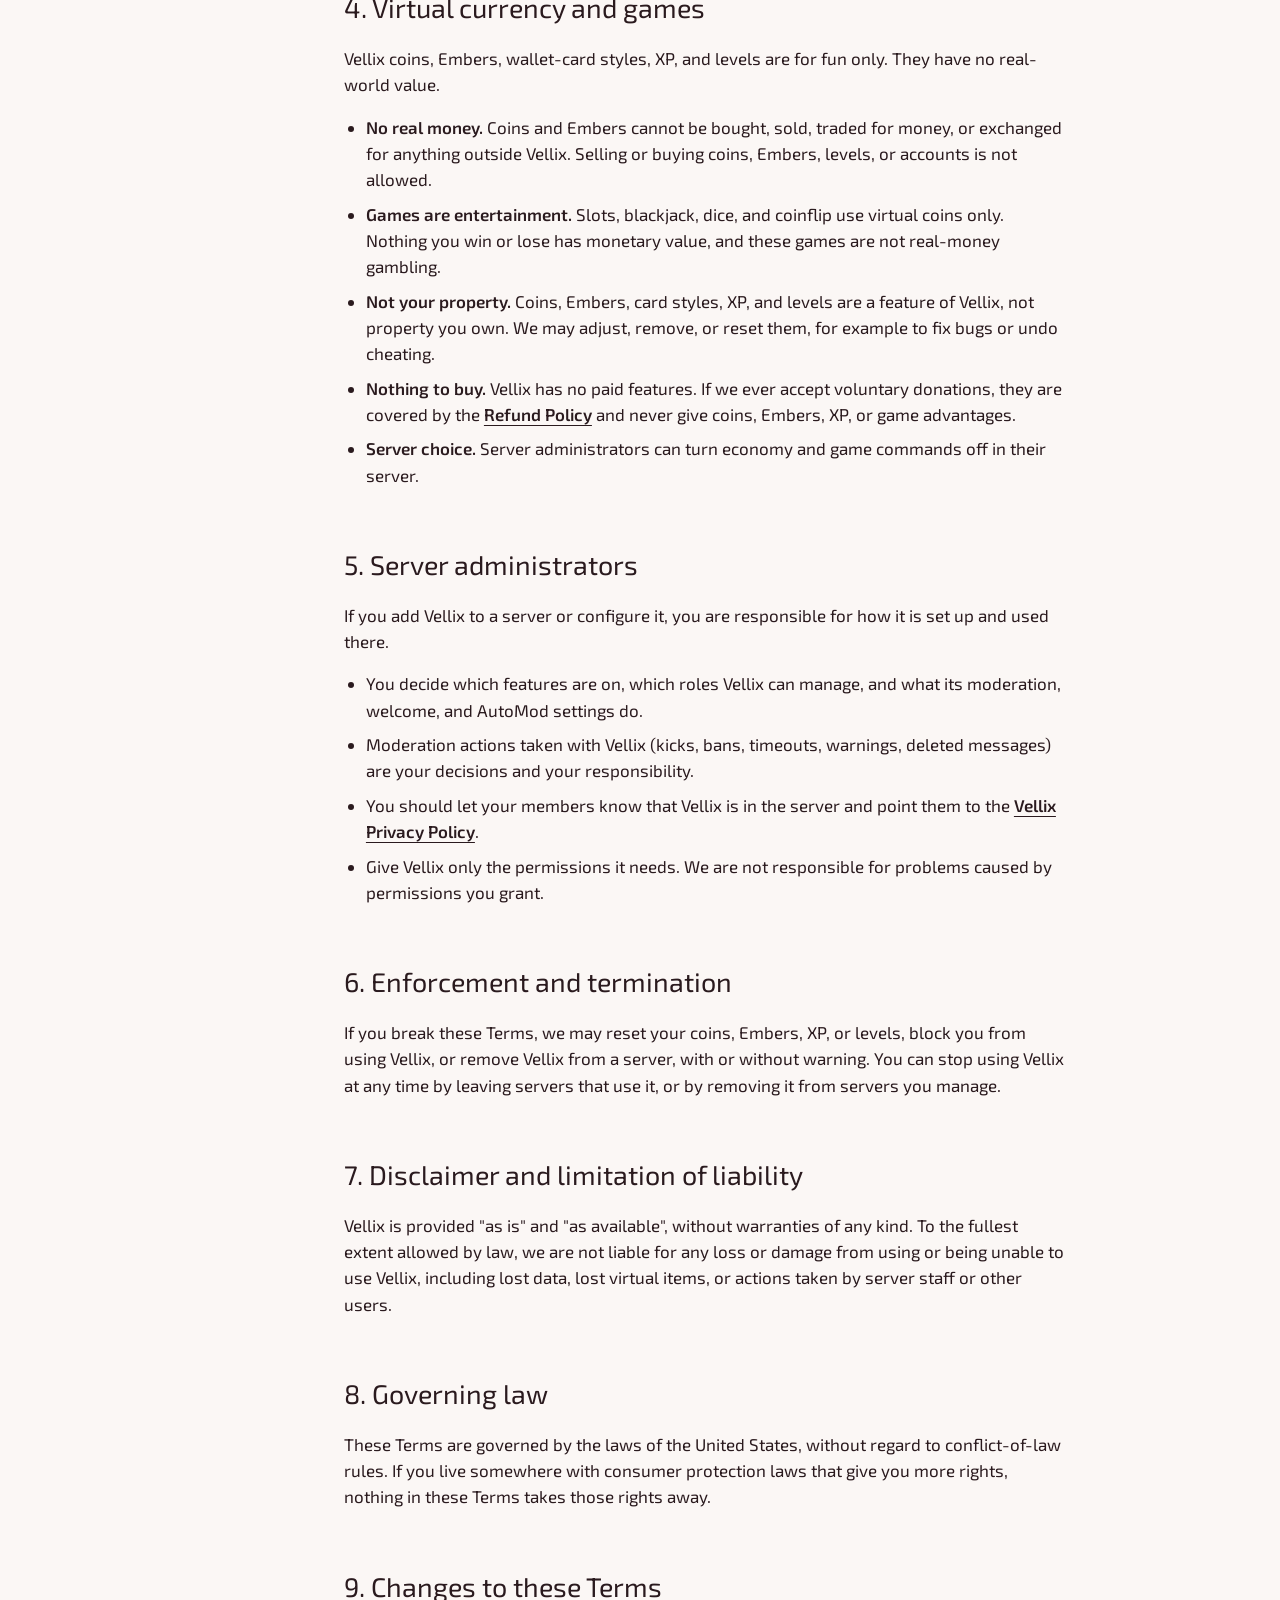
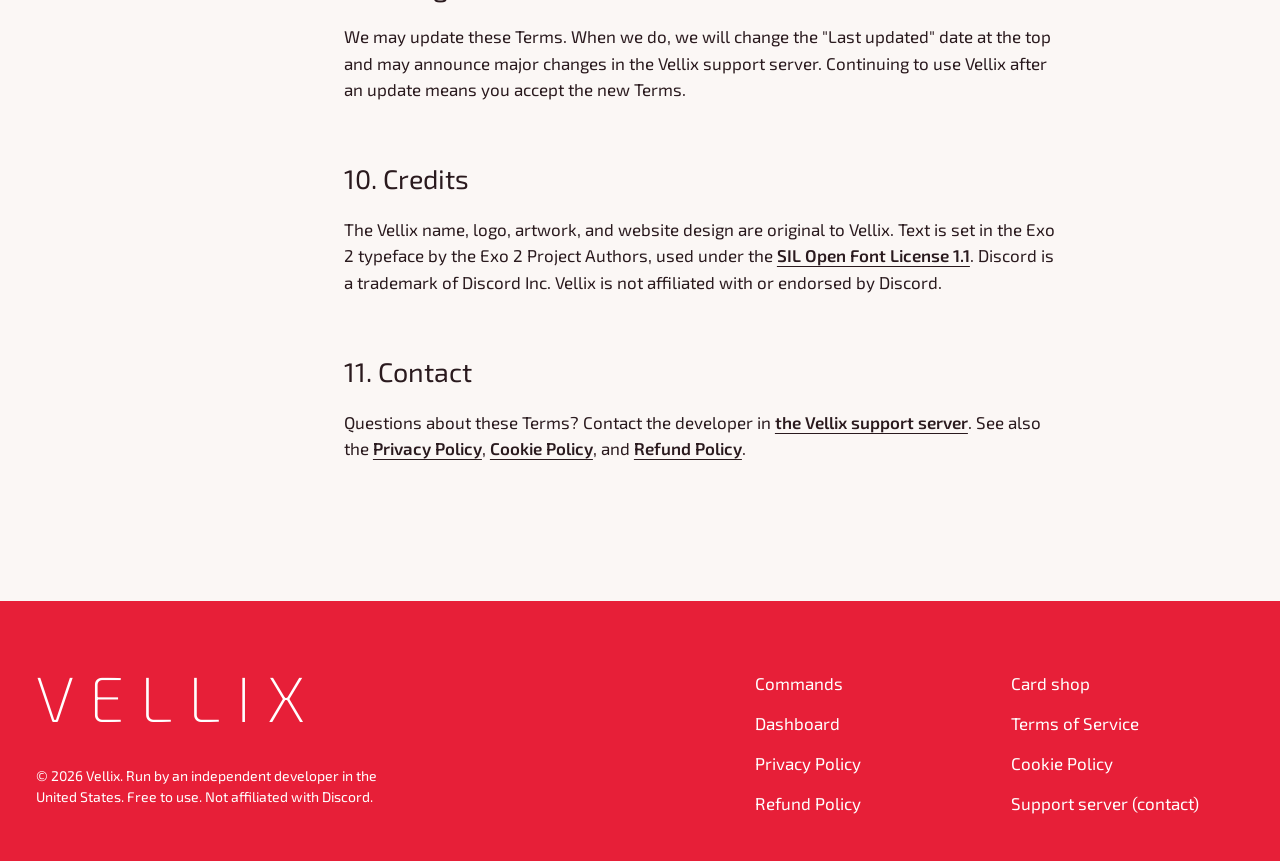
<file: terms/index.html>
<!doctype html>
<html lang="en">
<head>
<meta charset="utf-8">
<meta name="viewport" content="width=device-width, initial-scale=1">
<title>Terms of Service | Vellix</title>
<meta name="description" content="The rules for using Vellix.">
<meta property="og:title" content="Terms of Service | Vellix">
<meta property="og:description" content="The rules for using Vellix.">
<meta property="og:image" content="/assets/social.jpg">
<meta name="theme-color" content="#fbf7f5" media="(prefers-color-scheme: light)">
<meta name="theme-color" content="#262624" media="(prefers-color-scheme: dark)">
<meta name="color-scheme" content="light dark">
<script>
  /* Theme, applied before the page draws so it never flashes:
     a ?theme= handed over from the dashboard wins, then this browser's saved choice, then the system setting */
  (function () {
    var d = document.documentElement, t = null, fromLink = new URLSearchParams(location.search).get("theme");
    d.classList.add("js");
    try {
      if (fromLink === "light" || fromLink === "dark") localStorage.setItem("vellix-theme", fromLink);
      t = localStorage.getItem("vellix-theme");
    } catch (e) { t = fromLink; }
    if (t !== "light" && t !== "dark") t = window.matchMedia("(prefers-color-scheme: dark)").matches ? "dark" : "light";
    d.dataset.theme = t;
    /* Coming back from the dashboard: hide the orb until site.js glides it home (failsafe after 2.5 s) */
    if (location.hash === "#from-dashboard" || location.hash === "#from-glow") {
      d.classList.add("vx-arrive");
      setTimeout(function () { d.classList.remove("vx-arrive"); }, 2500);
    }
    /* Motion: only when the visitor hasn't asked for reduced motion. If site.js never
       starts (blocked or failed), the timer removes the class so nothing stays hidden. */
    if (window.IntersectionObserver && !window.matchMedia("(prefers-reduced-motion: reduce)").matches) {
      d.classList.add("motion");
      setTimeout(function () { if (!window.vxMotion) d.classList.remove("motion"); }, 2500);
    }
  })();
</script>
<link rel="icon" href="/assets/favicon.png">
<link rel="apple-touch-icon" href="/assets/icon-180.png">
<link rel="stylesheet" href="/assets/fonts/fonts.css">
<link rel="stylesheet" href="/assets/style.css">
</head>
<body>
<a class="skip-link" href="#main">Skip to content</a>
<header class="bar">
  <a class="wordmark" href="/" aria-label="Vellix home" translate="no"><img src="/assets/favicon.png" alt="" width="34" height="34">VELLIX</a>
  <nav aria-label="Main">
    <a href="/commands/">Commands</a>
    <a href="/shop/">Shop</a>
    <a class="hide-sm" href="#" data-dashboard>Dashboard</a>
    <a class="hide-sm" href="#" data-support>Support</a>
    <button class="theme-toggle" type="button" data-theme-toggle aria-label="Switch to dark mode">
      <svg class="moon" viewBox="0 0 24 24" fill="none" stroke="currentColor" stroke-width="1.8" stroke-linecap="round" stroke-linejoin="round" aria-hidden="true"><path d="M20.5 14.2A8.5 8.5 0 0 1 9.8 3.5a8.5 8.5 0 1 0 10.7 10.7Z"/></svg>
      <svg class="sun" viewBox="0 0 24 24" fill="none" stroke="currentColor" stroke-width="1.8" stroke-linecap="round" aria-hidden="true"><circle cx="12" cy="12" r="4.2"/><path d="M12 2.5v2M12 19.5v2M4.6 4.6 6 6M18 18l1.4 1.4M2.5 12h2M19.5 12h2M4.6 19.4 6 18M18 6l1.4-1.4"/></svg>
    </button>
    <a class="btn hide-xs" href="#" data-invite>Add to Discord</a>
  </nav>
</header>
<main id="main" tabindex="-1">
<div class="page">
  <div class="page-head"><h1>Terms of Service</h1><p>Last updated October 14, 2026</p></div>
  <nav class="side toc" aria-label="On this page"><p>On this page</p><a href="#agreement">1. Agreement</a><a href="#the-service">2. The service</a><a href="#acceptable-use">3. Acceptable use</a><a href="#virtual-currency-and-games">4. Virtual currency and games</a><a href="#server-administrators">5. Server administrators</a><a href="#enforcement-and-termination">6. Enforcement and termination</a><a href="#disclaimer-and-limitation-of-liability">7. Disclaimer and limitation of liability</a><a href="#governing-law">8. Governing law</a><a href="#changes-to-these-terms">9. Changes to these Terms</a><a href="#credits">10. Credits</a><a href="#contact">11. Contact</a></nav>
  <article class="page-main legal">
  <h2 id="agreement">1. Agreement</h2>
  <p>By adding Vellix to a server, or by using any of its commands or features, you agree to these Terms. If you do not agree, do not use Vellix and remove it from any server you manage.</p>
  <p>Vellix is a Discord application, so you must also follow the <a href="https://discord.com/terms">Discord Terms of Service</a> and <a href="https://discord.com/guidelines">Discord Community Guidelines</a>. That includes meeting Discord's minimum age requirement in your country.</p>
  <p>Vellix is run by an independent developer in the United States. In these Terms, "we" and "us" means that developer, and "you" means anyone who uses Vellix, its website, or its dashboard, or adds it to a server.</p>
  <h2 id="the-service">2. The service</h2>
  <p>Vellix is a free Discord bot that provides moderation, automatic message filtering, server logging, welcome messages, self-assignable roles, leveling, a virtual economy, games, and custom commands, along with this website and a web dashboard for server staff.</p>
  <ul>
    <li><strong>No guarantee of uptime.</strong> Vellix may be offline, slow, or unavailable at any time, including for maintenance or without notice.</li>
    <li><strong>Features can change.</strong> We may add, change, or remove any feature, command, or limit at any time.</li>
    <li><strong>Provided as is.</strong> We do not promise that Vellix will be error-free or that any data it stores (such as levels or coin balances) will never be lost.</li>
  </ul>
  <h2 id="acceptable-use">3. Acceptable use</h2>
  <p>You agree not to:</p>
  <ul>
    <li>Use Vellix to harass, threaten, or harm other people, or to break any law or Discord's rules.</li>
    <li>Exploit bugs, glitches, or loopholes to gain levels, XP, coins, or Embers. Report bugs instead.</li>
    <li>Use scripts, self-bots, macros, or alt accounts to automate commands, farm XP, or collect rewards.</li>
    <li>Spam commands or try to overload, slow down, or crash the bot.</li>
    <li>Try to access data, systems, or accounts you are not allowed to access, including reverse engineering or attacking Vellix.</li>
    <li>Pretend to be Vellix, its developer, or its support staff.</li>
  </ul>
  <p>Breaking these rules can lead to the actions described in section 6.</p>
  <h2 id="virtual-currency-and-games">4. Virtual currency and games</h2>
  <p>Vellix coins, Embers, wallet-card styles, XP, and levels are for fun only. They have no real-world value.</p>
  <ul>
    <li><strong>No real money.</strong> Coins and Embers cannot be bought, sold, traded for money, or exchanged for anything outside Vellix. Selling or buying coins, Embers, levels, or accounts is not allowed.</li>
    <li><strong>Games are entertainment.</strong> Slots, blackjack, dice, and coinflip use virtual coins only. Nothing you win or lose has monetary value, and these games are not real-money gambling.</li>
    <li><strong>Not your property.</strong> Coins, Embers, card styles, XP, and levels are a feature of Vellix, not property you own. We may adjust, remove, or reset them, for example to fix bugs or undo cheating.</li>
    <li><strong>Nothing to buy.</strong> Vellix has no paid features. If we ever accept voluntary donations, they are covered by the <a href="/refunds/">Refund Policy</a> and never give coins, Embers, XP, or game advantages.</li>
    <li><strong>Server choice.</strong> Server administrators can turn economy and game commands off in their server.</li>
  </ul>
  <h2 id="server-administrators">5. Server administrators</h2>
  <p>If you add Vellix to a server or configure it, you are responsible for how it is set up and used there.</p>
  <ul>
    <li>You decide which features are on, which roles Vellix can manage, and what its moderation, welcome, and AutoMod settings do.</li>
    <li>Moderation actions taken with Vellix (kicks, bans, timeouts, warnings, deleted messages) are your decisions and your responsibility.</li>
    <li>You should let your members know that Vellix is in the server and point them to the <a href="/privacy/">Vellix Privacy Policy</a>.</li>
    <li>Give Vellix only the permissions it needs. We are not responsible for problems caused by permissions you grant.</li>
  </ul>
  <h2 id="enforcement-and-termination">6. Enforcement and termination</h2>
  <p>If you break these Terms, we may reset your coins, Embers, XP, or levels, block you from using Vellix, or remove Vellix from a server, with or without warning. You can stop using Vellix at any time by leaving servers that use it, or by removing it from servers you manage.</p>
  <h2 id="disclaimer-and-limitation-of-liability">7. Disclaimer and limitation of liability</h2>
  <p>Vellix is provided "as is" and "as available", without warranties of any kind. To the fullest extent allowed by law, we are not liable for any loss or damage from using or being unable to use Vellix, including lost data, lost virtual items, or actions taken by server staff or other users.</p>
  <h2 id="governing-law">8. Governing law</h2>
  <p>These Terms are governed by the laws of the United States, without regard to conflict-of-law rules. If you live somewhere with consumer protection laws that give you more rights, nothing in these Terms takes those rights away.</p>
  <h2 id="changes-to-these-terms">9. Changes to these Terms</h2>
  <p>We may update these Terms. When we do, we will change the "Last updated" date at the top and may announce major changes in the Vellix support server. Continuing to use Vellix after an update means you accept the new Terms.</p>
  <h2 id="credits">10. Credits</h2>
  <p>The Vellix name, logo, artwork, and website design are original to Vellix. Text is set in the Exo 2 typeface by the Exo 2 Project Authors, used under the <a href="/assets/fonts/OFL.txt">SIL Open Font License 1.1</a>. Discord is a trademark of Discord Inc. Vellix is not affiliated with or endorsed by Discord.</p>
  <h2 id="contact">11. Contact</h2>
  <p>Questions about these Terms? Contact the developer in <a href="#" data-support>the Vellix support server</a>. See also the <a href="/privacy/">Privacy Policy</a>, <a href="/cookies/">Cookie Policy</a>, and <a href="/refunds/">Refund Policy</a>.</p>
  </article>
</div>
</main>
<footer class="site-foot">
  <p class="foot-word" aria-hidden="true" translate="no" data-reveal="fade">VELLIX</p>
  <nav aria-label="Footer" data-reveal="fade">
    <a href="/commands/">Commands</a>
    <a href="/shop/">Card shop</a>
    <a href="#" data-dashboard>Dashboard</a>
    <a href="/terms/">Terms of Service</a>
    <a href="/privacy/">Privacy Policy</a>
    <a href="/cookies/">Cookie Policy</a>
    <a href="/refunds/">Refund Policy</a>
    <a href="#" data-support>Support server (contact)</a>
  </nav>
  <p class="footer-about" data-reveal="fade">&copy; <span data-year>2026</span> Vellix. Run by an independent developer in the United States. Free to use. Not affiliated with Discord.</p>
</footer>
<script src="/assets/site.js"></script>
</body>
</html>
</file>
<file: assets/fonts/fonts.css>
/* Exo 2, self-hosted (no requests to Google). SIL Open Font License 1.1, see OFL.txt */
/* exo-2-latin-ext-200-normal */
@font-face {
  font-family: 'Exo 2';
  font-style: normal;
  font-display: swap;
  font-weight: 200;
  src: url(/assets/fonts/exo-2-latin-ext-200-normal.woff2) format('woff2');
  unicode-range: U+0100-02BA,U+02BD-02C5,U+02C7-02CC,U+02CE-02D7,U+02DD-02FF,U+0304,U+0308,U+0329,U+1D00-1DBF,U+1E00-1E9F,U+1EF2-1EFF,U+2020,U+20A0-20AB,U+20AD-20C0,U+2113,U+2C60-2C7F,U+A720-A7FF;
}
/* exo-2-latin-200-normal */
@font-face {
  font-family: 'Exo 2';
  font-style: normal;
  font-display: swap;
  font-weight: 200;
  src: url(/assets/fonts/exo-2-latin-200-normal.woff2) format('woff2');
  unicode-range: U+0000-00FF,U+0131,U+0152-0153,U+02BB-02BC,U+02C6,U+02DA,U+02DC,U+0304,U+0308,U+0329,U+2000-206F,U+20AC,U+2122,U+2191,U+2193,U+2212,U+2215,U+FEFF,U+FFFD;
}
/* exo-2-latin-ext-300-normal */
@font-face {
  font-family: 'Exo 2';
  font-style: normal;
  font-display: swap;
  font-weight: 300;
  src: url(/assets/fonts/exo-2-latin-ext-300-normal.woff2) format('woff2');
  unicode-range: U+0100-02BA,U+02BD-02C5,U+02C7-02CC,U+02CE-02D7,U+02DD-02FF,U+0304,U+0308,U+0329,U+1D00-1DBF,U+1E00-1E9F,U+1EF2-1EFF,U+2020,U+20A0-20AB,U+20AD-20C0,U+2113,U+2C60-2C7F,U+A720-A7FF;
}
/* exo-2-latin-300-normal */
@font-face {
  font-family: 'Exo 2';
  font-style: normal;
  font-display: swap;
  font-weight: 300;
  src: url(/assets/fonts/exo-2-latin-300-normal.woff2) format('woff2');
  unicode-range: U+0000-00FF,U+0131,U+0152-0153,U+02BB-02BC,U+02C6,U+02DA,U+02DC,U+0304,U+0308,U+0329,U+2000-206F,U+20AC,U+2122,U+2191,U+2193,U+2212,U+2215,U+FEFF,U+FFFD;
}
/* exo-2-latin-ext-400-normal */
@font-face {
  font-family: 'Exo 2';
  font-style: normal;
  font-display: swap;
  font-weight: 400;
  src: url(/assets/fonts/exo-2-latin-ext-400-normal.woff2) format('woff2');
  unicode-range: U+0100-02BA,U+02BD-02C5,U+02C7-02CC,U+02CE-02D7,U+02DD-02FF,U+0304,U+0308,U+0329,U+1D00-1DBF,U+1E00-1E9F,U+1EF2-1EFF,U+2020,U+20A0-20AB,U+20AD-20C0,U+2113,U+2C60-2C7F,U+A720-A7FF;
}
/* exo-2-latin-400-normal */
@font-face {
  font-family: 'Exo 2';
  font-style: normal;
  font-display: swap;
  font-weight: 400;
  src: url(/assets/fonts/exo-2-latin-400-normal.woff2) format('woff2');
  unicode-range: U+0000-00FF,U+0131,U+0152-0153,U+02BB-02BC,U+02C6,U+02DA,U+02DC,U+0304,U+0308,U+0329,U+2000-206F,U+20AC,U+2122,U+2191,U+2193,U+2212,U+2215,U+FEFF,U+FFFD;
}
/* exo-2-latin-ext-500-normal */
@font-face {
  font-family: 'Exo 2';
  font-style: normal;
  font-display: swap;
  font-weight: 500;
  src: url(/assets/fonts/exo-2-latin-ext-500-normal.woff2) format('woff2');
  unicode-range: U+0100-02BA,U+02BD-02C5,U+02C7-02CC,U+02CE-02D7,U+02DD-02FF,U+0304,U+0308,U+0329,U+1D00-1DBF,U+1E00-1E9F,U+1EF2-1EFF,U+2020,U+20A0-20AB,U+20AD-20C0,U+2113,U+2C60-2C7F,U+A720-A7FF;
}
/* exo-2-latin-500-normal */
@font-face {
  font-family: 'Exo 2';
  font-style: normal;
  font-display: swap;
  font-weight: 500;
  src: url(/assets/fonts/exo-2-latin-500-normal.woff2) format('woff2');
  unicode-range: U+0000-00FF,U+0131,U+0152-0153,U+02BB-02BC,U+02C6,U+02DA,U+02DC,U+0304,U+0308,U+0329,U+2000-206F,U+20AC,U+2122,U+2191,U+2193,U+2212,U+2215,U+FEFF,U+FFFD;
}
/* exo-2-latin-ext-600-normal */
@font-face {
  font-family: 'Exo 2';
  font-style: normal;
  font-display: swap;
  font-weight: 600;
  src: url(/assets/fonts/exo-2-latin-ext-600-normal.woff2) format('woff2');
  unicode-range: U+0100-02BA,U+02BD-02C5,U+02C7-02CC,U+02CE-02D7,U+02DD-02FF,U+0304,U+0308,U+0329,U+1D00-1DBF,U+1E00-1E9F,U+1EF2-1EFF,U+2020,U+20A0-20AB,U+20AD-20C0,U+2113,U+2C60-2C7F,U+A720-A7FF;
}
/* exo-2-latin-600-normal */
@font-face {
  font-family: 'Exo 2';
  font-style: normal;
  font-display: swap;
  font-weight: 600;
  src: url(/assets/fonts/exo-2-latin-600-normal.woff2) format('woff2');
  unicode-range: U+0000-00FF,U+0131,U+0152-0153,U+02BB-02BC,U+02C6,U+02DA,U+02DC,U+0304,U+0308,U+0329,U+2000-206F,U+20AC,U+2122,U+2191,U+2193,U+2212,U+2215,U+FEFF,U+FFFD;
}
</file>
<file: assets/style.css>
/* Vellix website: one stylesheet for every page.
   Brand (Obsidian: Branding): crimson #E8243C, amber #F5A623, cream #FFF1E2, wine ink #2A1A1E,
   light page #FBF7F5, dark page #262624, Exo 2. Buddy's orb and halo are brand assets and stay as they are.
   Layout follows the Taste skill direction "The product performs": real fragments of Vellix doing its job. */

:root {
  --bg: #fbf7f5;
  --surface: #f3e9e5;          /* one tone step from the page */
  --surface-2: #ffffff;
  --ink: #2a1a1e;
  --muted: #6c585d;
  --accent: #e71f38;           /* button fill: white text on it = 4.5:1 */
  --on-accent: #ffffff;
  --accent-text: #e01830;      /* crimson text on the light page */
  --accent-text-deep: #c4142b; /* crimson text on a filled panel (5:1 on --surface) */
  --crimson: #e8243c;
  --amber: #f5a623;
  --cream: #fff1e2;
  --wine: #2a1a1e;
  --field-dark: #262624;       /* the showcase field */
  --field-warm: #fff1e2;       /* the setup field */
  --on-dark: #f4efec;
  --on-dark-muted: #c9bfba;
  --glow-1: rgba(255, 170, 170, .55);
  --glow-2: rgba(255, 210, 160, .55);
  --font: "Exo 2", system-ui, sans-serif;
  --ease-out: cubic-bezier(.16, 1, .3, 1);
  --gutter: clamp(16px, 2.8vw, 40px);
  --radius: 20px;
  --bar-h: 72px;
  /* five type sizes */
  --t-xl: clamp(64px, 9vw, 150px);
  --t-l: clamp(40px, 5vw, 80px);
  --t-m: clamp(22px, 2.1vw, 30px);
  --t-s: 17px;
  --t-xs: 14px;
  /* Discord fragments follow the page theme (Discord has both) */
  --dc-bg: #ffffff;
  --dc-embed: #f2f3f5;
  --dc-text: #2e3035;
  --dc-muted: #5c5e66;
  --dc-line: #e1e2e5;
  --dc-chip: #ebedef;
  --dc-mention-bg: rgba(88, 101, 242, .14);
  --dc-mention: #3c45a5;
  color-scheme: light;
}
:root[data-theme="dark"] {
  --bg: #262624;
  --surface: #302f2d;
  --surface-2: #3a3936;
  --ink: #f4efec;
  --muted: #b9b0ab;
  --accent-text: #f06d7d;
  --accent-text-deep: #f06d7d;
  --field-dark: #1b1b1a;
  --field-warm: #33302e;
  --glow-1: rgba(232, 36, 60, .28);
  --glow-2: rgba(245, 166, 35, .2);
  --dc-bg: #313338;
  --dc-embed: #2b2d31;
  --dc-text: #dbdee1;
  --dc-muted: #a3a9b2;
  --dc-line: #3f4147;
  --dc-chip: #404249;
  --dc-mention-bg: rgba(88, 101, 242, .3);
  --dc-mention: #c9cdfb;
  color-scheme: dark;
}

/* ---------- base ---------- */
*, *::before, *::after { box-sizing: border-box; }
html { -webkit-text-size-adjust: 100%; scroll-behavior: smooth; touch-action: manipulation; -webkit-tap-highlight-color: rgba(232, 36, 60, .12); }
body {
  margin: 0; background: var(--bg); color: var(--ink);
  font: 400 var(--t-s)/1.55 var(--font); -webkit-font-smoothing: antialiased;
}
img { max-width: 100%; display: block; }
h1, h2, h3, p, ul, ol, figure { margin: 0; }
ul, ol { padding: 0; list-style: none; }
a { color: inherit; }
button, input { font: inherit; color: inherit; }
::selection { background: var(--crimson); color: #fff; }
:focus-visible { outline: 2px solid var(--accent-text); outline-offset: 3px; }
main:focus { outline: none; }
.sr-only { position: absolute; width: 1px; height: 1px; overflow: hidden; clip: rect(0 0 0 0); white-space: nowrap; }
.skip-link {
  position: absolute; left: 16px; top: 12px; z-index: 100; padding: 10px 18px; border-radius: 999px;
  background: var(--ink); color: var(--bg); font-weight: 600; text-decoration: none; transform: translateY(-160%);
}
.skip-link:focus { transform: none; }
.cmd { color: var(--accent-text); font-weight: 500; }

/* ---------- buttons and links (one shape: fully round) ---------- */
.btn {
  display: inline-flex; align-items: center; justify-content: center; gap: 10px; min-height: 48px;
  padding: 12px 24px; border: 0; border-radius: 999px; background: var(--accent); color: var(--on-accent);
  font-weight: 600; font-size: var(--t-s); line-height: 1.2; text-decoration: none; cursor: pointer;
}
.btn:hover { background: #cc1730; }
.btn-light { background: var(--surface-2); color: var(--ink); }
.btn-light:hover { background: var(--cream); color: var(--wine); }
.text-link { font-weight: 600; text-underline-offset: 5px; text-decoration-thickness: 2px; }
.text-link:hover { color: var(--accent-text); }

/* ---------- top bar: wordmark, a few links, one action ---------- */
.bar {
  height: var(--bar-h); display: flex; align-items: center; gap: 28px; padding: 0 var(--gutter);
}
.wordmark { display: inline-flex; align-items: center; gap: 12px; margin-right: auto; text-decoration: none;
  font-weight: 200; font-size: var(--t-m); letter-spacing: .28em; }
.wordmark img { width: 34px; height: 34px; border-radius: 50%; }
.bar nav { display: flex; align-items: center; gap: 28px; }
.bar nav a:not(.btn) { text-decoration: none; font-weight: 500; }
.bar nav a:not(.btn):hover { color: var(--accent-text); }
.theme-toggle {
  width: 44px; height: 44px; display: grid; place-items: center; border: 0; border-radius: 50%;
  background: var(--surface); cursor: pointer;
}
.theme-toggle:hover { background: var(--surface-2); }
.theme-toggle svg { width: 20px; height: 20px; }
.theme-toggle .sun, :root[data-theme="dark"] .theme-toggle .moon { display: none; }
:root[data-theme="dark"] .theme-toggle .sun { display: block; }

/* =====================================================================
   Home: hero. Left: Buddy (the dashboard button) and the words. Right: Vellix answering.
   ===================================================================== */
.hero { display: grid; grid-template-columns: 1fr 1fr; min-height: calc(100svh - var(--bar-h)); overflow-x: clip; }
.hero-left {
  display: flex; flex-direction: column; justify-content: space-between; gap: 40px;
  padding: 24px var(--gutter) 56px; position: relative;
}
.hero-right { background: var(--surface); display: grid; place-items: center; padding: 48px var(--gutter); }
.buddy-stage { position: relative; width: min(40vh, 30vw, 380px); aspect-ratio: 1; margin-left: 4%; }
.buddy-stage::before {                /* Buddy's warm glow (brand asset) */
  content: ""; position: absolute; inset: -55%; z-index: 0; pointer-events: none;
  background:
    radial-gradient(closest-side at 50% 48%, var(--glow-1), transparent 70%),  /* taste-skill-ignore: brand glow */
    radial-gradient(closest-side at 64% 62%, var(--glow-2), transparent 70%);  /* taste-skill-ignore: brand glow */
  filter: blur(10px);
}
.orb { position: absolute; inset: 0; z-index: 1; border-radius: 50%; color: inherit; text-decoration: none;
  cursor: pointer; -webkit-tap-highlight-color: transparent; }
.orb img { width: 100%; height: 100%; object-fit: cover; border-radius: 50%; }
.orb-hint {
  position: absolute; left: 50%; bottom: 8%; transform: translate(-50%, 6px); opacity: 0; pointer-events: none;
  padding: 6px 14px; border-radius: 999px; white-space: nowrap; font-size: var(--t-xs); font-weight: 600;
  background: var(--surface-2); color: var(--ink);
}
.orb:focus-visible { outline-offset: 6px; border-radius: 50%; }
.orb:focus-visible .orb-hint { opacity: 1; transform: translate(-50%, 0); }
@media (hover: hover) { .orb:hover .orb-hint { opacity: 1; transform: translate(-50%, 0); } }

.hero h1 { font-size: var(--t-l); font-weight: 300; line-height: .98; letter-spacing: -.03em; }
.hero h1 .ln { display: block; overflow: hidden; padding-bottom: .06em; margin-bottom: -.06em; }
.hero h1 .ln > span { display: block; }
.lede { max-width: 44ch; margin-top: 20px; }
.actions { display: flex; flex-wrap: wrap; align-items: center; gap: 14px 28px; margin-top: 28px; }

/* =====================================================================
   Discord fragments (data-ui): Vellix's real replies, built in HTML at true size.
   Inside them Discord's own conventions apply (small radii, the embed's colour bar).
   ===================================================================== */
.dc {
  --w: 460px; width: min(var(--w), 100%); background: var(--dc-bg); color: var(--dc-text);
  border-radius: 12px; font-size: 15px; line-height: 1.4; text-align: left;
}
.dc-dark {
  --dc-bg: #313338; --dc-embed: #2b2d31; --dc-text: #dbdee1; --dc-muted: #a3a9b2; --dc-line: #3f4147;
  --dc-chip: #404249; --dc-mention-bg: rgba(88, 101, 242, .3); --dc-mention: #c9cdfb;
}
.dc-head { display: flex; align-items: center; gap: 8px; padding: 12px 16px; border-bottom: 1px solid var(--dc-line); /* taste-skill-ignore: inside a Discord fragment / a form field */
  font-weight: 600; font-size: 15px; }
.dc-head .hash { color: var(--dc-muted); font-size: 20px; line-height: 1; font-weight: 400; }
.dc-log { padding: 8px 0 12px; }
.dc-msg { display: grid; grid-template-columns: 40px 1fr; column-gap: 12px; padding: 6px 16px; }
.dc-msg + .dc-msg { margin-top: 4px; }
.dc-msg[hidden] { display: none; }
.dc-av { width: 40px; height: 40px; border-radius: 50%; display: grid; place-items: center; font-weight: 600;
  color: #fff; font-size: 16px; overflow: hidden; }
.dc-av img { width: 100%; height: 100%; object-fit: cover; }
.av-maya { background: #d0563a; }
.av-sam { background: #3a7d6b; }
.av-kai { background: #7a5b2e; }
.dc-name { font-weight: 600; margin-right: 6px; }
.dc-app { display: inline-block; padding: 0 5px; border-radius: 4px; background: #5865f2; color: #fff; font-size: 11px;
  font-weight: 600; line-height: 16px; vertical-align: 2px; margin-right: 6px; }
.dc-time { color: var(--dc-muted); font-size: 12px; }
.dc-used { color: var(--dc-muted); font-size: 14px; }
.dc-used b { color: var(--dc-text); font-weight: 600; }
.dc-used .slash { color: var(--dc-mention); font-weight: 500; }
.dc-mention { background: var(--dc-mention-bg); color: var(--dc-mention); border-radius: 3px; padding: 0 2px; font-weight: 500; }
.dc-text { margin-top: 2px; overflow-wrap: anywhere; }
.dc-sub { color: var(--dc-muted); font-size: 13px; margin-top: 2px; }
.dc-embed {
  margin-top: 6px; max-width: 400px; padding: 10px 14px 12px; border-radius: 4px; background: var(--dc-embed);
  border-left: 4px solid var(--bar, var(--crimson));
}
.dc-embed .t { font-weight: 600; margin-bottom: 4px; }
.dc-embed .f { margin-top: 8px; }
.dc-embed .fn { font-weight: 600; font-size: 14px; }
.dc-embed .meter { font-size: 14px; letter-spacing: .5px; color: var(--dc-text); }
.dc-embed .foot { margin-top: 8px; color: var(--dc-muted); font-size: 12px; }
.dc-embed img { margin-top: 8px; border-radius: 4px; width: 100%; height: auto; }
.dc-fields { display: grid; grid-template-columns: repeat(3, auto); justify-content: start; gap: 4px 24px; }
.dc-buttons { display: flex; gap: 8px; margin-top: 8px; }
.dc-buttons span { padding: 5px 14px; border-radius: 3px; background: #4e5058; color: #fff; font-size: 14px; font-weight: 500; }
.dc-buttons span.primary { background: #248046; }
.dc-gone { color: var(--dc-muted); font-style: italic; font-size: 14px; }
.dc-composer { margin: 0 12px 12px; padding: 10px 12px; border-radius: 8px; background: var(--dc-chip); }
.dc-composer p { color: var(--dc-muted); font-size: 13px; margin-bottom: 8px; }
.dc-chips { display: flex; flex-wrap: wrap; gap: 8px; }
.chip {
  min-height: 36px; padding: 6px 14px; border: 0; border-radius: 999px; cursor: pointer; font-weight: 600; font-size: 14px;
  background: var(--dc-bg); color: var(--dc-text);
}
.chip[aria-pressed="true"] { background: var(--accent); color: #fff; }
@media (pointer: coarse) { .chip { min-height: 44px; } }
.chip:hover:not([aria-pressed="true"]) { background: var(--dc-mention-bg); }
.swatch { margin-top: 8px; border-radius: 6px; padding: 14px; display: grid; gap: 6px; font-size: 14px; }
.swatch .hex { font-size: 26px; font-weight: 600; line-height: 1; margin-top: 4px; }
.swatch .w { color: #fff; } .swatch .k { color: #000; }

/* =====================================================================
   Showcase: one dark field, a row of real replies. The centred one is in focus;
   the ones waiting on either side are out of focus (--k: 0 = centred, 1 = one slot away, set by site.js as you scroll)
   ===================================================================== */
.showcase { position: relative; background: var(--field-dark); color: var(--on-dark); min-height: 96svh;
  display: grid; align-content: center; padding: 64px 0; overflow: hidden; }
.row {
  display: flex; align-items: center; gap: 26vw; overflow-x: auto; overscroll-behavior-x: contain;
  scroll-snap-type: x mandatory; padding: 24px calc(50vw - 230px); scrollbar-width: none;
}
.row::-webkit-scrollbar { display: none; }
.row:focus-visible { outline-offset: -6px; }
.row.is-gliding, .row.is-dragging { scroll-snap-type: none; }
.row.is-dragging { cursor: grabbing; user-select: none; }
.panel { flex: none; width: 460px; scroll-snap-align: center; --k: 0;
  scale: calc(1 - var(--k) * .1); opacity: calc(1 - var(--k) * .45); filter: blur(calc(var(--k) * 7px));
  will-change: transform, filter, opacity; }
.panel .dc { --w: 100%; }
.showcase-side { position: absolute; left: calc(50vw + 230px + 3vw); top: 50%; width: min(24ch, 20vw);
  transform: translateY(-50%); }
.showcase-side h2 { font-size: var(--t-m); font-weight: 300; line-height: 1.2; }
.showcase-side p { margin-top: 10px; color: var(--on-dark); }
.showcase-nav { display: flex; gap: 10px; margin-top: 22px; }
.showcase-nav button {
  width: 44px; height: 44px; border: 0; border-radius: 50%; cursor: pointer; display: grid; place-items: center;
  background: #3a3936; color: var(--on-dark);
}
.showcase-nav button:hover { background: var(--crimson); color: #fff; }
.showcase-nav button.is-off { visibility: hidden; pointer-events: none; }   /* no arrow past either end */
.showcase-nav svg { width: 20px; height: 20px; }

/* =====================================================================
   Setup: the output stays put on the left; the controls on the right change it
   ===================================================================== */
.setup { display: grid; grid-template-columns: repeat(12, minmax(0, 1fr)); column-gap: 24px; }
.setup-field {
  grid-column: 1 / 7; align-self: start; position: sticky; top: 0; height: 100svh;
  display: grid; place-items: center; background: var(--field-warm); padding: 24px;
}
.setup-field .dc { --w: 440px; }
.setup-col { grid-column: 8 / 12; padding: 72px 0 24vh; }
.setup-col h2 { font-size: var(--t-l); font-weight: 300; line-height: 1; letter-spacing: -.02em; }
.setup-intro { margin-top: 18px; max-width: 44ch; }
.block { margin-top: 40vh; max-width: 44ch; }
.block:first-of-type { margin-top: 14vh; }
.block h3 { font-size: var(--t-m); font-weight: 400; line-height: 1.2; }
.block p { margin-top: 12px; }
.control { margin-top: 18px; }
.control label, .control .label { display: block; font-size: var(--t-xs); font-weight: 600; margin-bottom: 8px; }
.field {
  width: 100%; min-height: 48px; padding: 10px 14px; border-radius: 12px; background: var(--surface-2);
  border: 1px solid var(--surface); font-size: 16px; /* taste-skill-ignore: inside a Discord fragment / a form field */
}
.field:focus-visible { border-color: var(--accent-text); outline-offset: 2px; }
.switch {
  display: inline-flex; align-items: center; gap: 12px; min-height: 48px; border: 0; background: none; padding: 0;
  cursor: pointer; font-weight: 600;
}
.switch .track { width: 52px; height: 30px; border-radius: 999px; background: var(--surface); position: relative; flex: none; }
.switch .track::after { content: ""; position: absolute; top: 4px; left: 4px; width: 22px; height: 22px; border-radius: 50%;
  background: var(--muted); transition: transform .25s var(--ease-out), background .25s; }
.switch[aria-checked="true"] .track { background: var(--accent); }
.switch[aria-checked="true"] .track::after { transform: translateX(22px); background: #fff; }
.segmented { display: inline-flex; gap: 4px; padding: 4px; border-radius: 999px; background: var(--surface); }
.segmented button { min-height: 40px; padding: 6px 18px; border: 0; border-radius: 999px; background: none; cursor: pointer; font-weight: 600; }
.segmented button[aria-pressed="true"] { background: var(--ink); color: var(--bg); }
.hint { margin-top: 8px; font-size: var(--t-xs); color: var(--muted); }

/* =====================================================================
   Card styles: the five you can unlock, each with its label strip, and the Embers note as the sixth tile
   ===================================================================== */
.styles { padding: 160px var(--gutter) 140px; }
.styles-head { display: grid; grid-template-columns: repeat(12, minmax(0, 1fr)); column-gap: 24px; margin-bottom: 40px; }
.styles-head h2 { grid-column: 1 / 6; font-size: var(--t-l); font-weight: 300; line-height: 1; letter-spacing: -.02em; }
.styles-head p { grid-column: 7 / 12; align-self: end; }
.styles-head a { font-weight: 600; text-underline-offset: 4px; }
.tiles { display: grid; grid-template-columns: repeat(3, minmax(0, 1fr)); gap: 28px 12px; }
.tile { position: relative; }
.tile .pic { position: relative; z-index: 1; overflow: hidden; border-radius: 20px; }
.tile img { width: 100%; height: auto; }
.tile figcaption {
  position: relative; margin-top: -26px; padding: 38px 16px 14px; border-radius: 0 0 var(--radius) var(--radius);
  display: grid; grid-template-columns: 1fr auto; gap: 2px 12px; font-size: var(--t-xs); font-variant-numeric: tabular-nums;
}
.tile figcaption b { font-weight: 600; font-size: var(--t-s); }
.tile figcaption .how { grid-column: 1 / -1; }
.strip-1 { background: var(--wine); color: var(--cream); }
.strip-2 { background: var(--cream); color: var(--wine); }
.strip-3 { background: var(--amber); color: var(--wine); }
.strip-4 { background: var(--accent); color: #fff; }
:root[data-theme="dark"] .strip-1 { background: #45403d; }
.tile-note { display: flex; flex-direction: column; justify-content: space-between; gap: 18px; padding: 24px;
  border-radius: var(--radius); background: var(--surface); }
.tile-note .cmd { color: var(--accent-text-deep); }
.tile-note .quiet { color: var(--muted); font-size: var(--t-xs); }

/* =====================================================================
   Getting started: four fields, one fragment each. Each fragment performs its step once it's in view
   (site.js adds .is-on): the server is picked and Authorize pressed, Vellix's role is dragged up,
   the /help menu opens, the leaderboard fills in. Final states are the plain CSS; the motion block
   below adds the "before" states and the moves.
   ===================================================================== */
.steps { display: grid; grid-template-columns: repeat(4, minmax(0, 1fr)); }
.step { position: relative; min-height: 84svh; padding: 28px; --i: 0; }
.step:nth-child(2) { --i: 1; } .step:nth-child(3) { --i: 2; } .step:nth-child(4) { --i: 3; }
.step:nth-child(1) { background: var(--cream); color: var(--wine); }
.step:nth-child(2) { background: var(--amber); color: var(--wine); }
.step:nth-child(3) { background: var(--accent); color: #fff; }
.step:nth-child(4) { background: var(--wine); color: var(--cream); }
:root[data-theme="dark"] .step:nth-child(4) { background: #3a2a2d; }
.step h2 { font-size: var(--t-m); font-weight: 700; }
.step .frag { position: absolute; left: 50%; top: 22%; width: min(260px, 82%); translate: -50% 0; }
.step .frag .dc { --w: 260px; font-size: 13px; }
.step .clause { position: absolute; left: 28px; right: 28px; bottom: 28px; font-size: var(--t-m); line-height: 1.2; }
.mini { padding: 12px; }
.mini .t { font-weight: 600; font-size: 14px; }
.mini .sel { margin-top: 8px; padding: 8px 10px; border-radius: 4px; background: var(--dc-embed); display: flex; justify-content: space-between; }
.mini .pick { position: relative; display: block; }
.mini .pick .now { position: absolute; inset: 0; }
.mini .go { margin-top: 10px; padding: 8px; border-radius: 4px; background: #5865f2; color: #fff; text-align: center; font-weight: 600; }
.mini .role { display: flex; align-items: center; gap: 8px; padding: 7px 8px; border-radius: 4px; }
.mini .role + .role { margin-top: 2px; }
.mini .role.is-moved { background: var(--dc-embed); }
.mini .role i { width: 12px; height: 12px; border-radius: 50%; display: block; flex: none; }
.mini .grip { margin-left: auto; color: var(--dc-muted); letter-spacing: -2px; }
.mini .menu { margin-top: 4px; padding: 4px; border-radius: 4px; background: var(--dc-embed); isolation: isolate; }
.mini .menu p { position: relative; padding: 6px 8px; border-radius: 3px; }
.mini .menu p.is-pick::before { content: ""; position: absolute; inset: 0; z-index: -1; border-radius: 3px; background: var(--dc-chip); }
.mini .lb { margin-top: 6px; }

/* =====================================================================
   Questions: the index on the left, the answer large on the right
   ===================================================================== */
.faq-wrap { padding: 160px var(--gutter); }
.faq { display: grid; grid-template-columns: repeat(12, minmax(0, 1fr)); column-gap: 24px; }
.faq h2 { grid-column: 1 / 6; font-size: var(--t-s); font-weight: 500; color: var(--muted); margin-bottom: 18px; }
.faq .q {
  grid-column: 1 / 6; display: flex; align-items: baseline; gap: 14px; width: 100%; padding: 9px 0; border: 0;
  background: none; text-align: left; font-size: var(--t-s); color: var(--muted); cursor: pointer;
}
.faq .q::before { content: ""; width: 8px; height: 8px; border-radius: 50%; background: var(--muted); flex: none; translate: 0 -2px; }
.faq .q[aria-expanded="true"] { color: var(--ink); }
.faq .q[aria-expanded="true"]::before { background: var(--accent); }
.faq .q:hover { color: var(--ink); }
.faq .a { grid-column: 1 / 6; font-size: var(--t-s); padding: 0 0 14px 22px; }
.faq .a a { font-weight: 600; text-underline-offset: 4px; }
.js .faq .a[hidden] { display: none; }
@media (min-width: 900px) {
  .js .faq .a { grid-column: 7 / 13; grid-row: 1 / span 20; align-self: start; position: sticky; top: 120px;
    font-size: var(--t-m); line-height: 1.3; max-width: 30ch; padding: 0; }
  .js .faq .a[hidden] { display: block; visibility: hidden; opacity: 0; }
  .js .faq .a { transition: opacity .15s; }
}

/* =====================================================================
   The close: the first step, already open. The footer continues the same red field.
   ===================================================================== */
.cta { display: grid; grid-template-columns: repeat(12, minmax(0, 1fr)); column-gap: 24px; min-height: 86svh;
  background: var(--accent); color: #fff; padding: 64px var(--gutter) 16px; }
.cta-copy { grid-column: 1 / 6; align-self: end; }
.cta h2 { font-size: var(--t-xl); font-weight: 300; line-height: .92; letter-spacing: -.04em; }
.cta-copy p { margin-top: 20px; max-width: 40ch; }
.cta .dialog { grid-column: 7 / 12; align-self: center; justify-self: center; }
.dialog .dc { --w: 440px; padding: 24px; box-shadow: 0 30px 60px -20px rgba(60, 0, 10, .45); } /* taste-skill-ignore: inside a Discord fragment / a form field */
.dialog .who { display: flex; align-items: center; gap: 14px; }
.dialog .who img { width: 56px; height: 56px; border-radius: 50%; }
.dialog .who .nm { font-weight: 600; font-size: 18px; }
.dialog .lbl { margin-top: 18px; font-size: 12px; font-weight: 700; color: var(--dc-muted); }
.dialog .sel { margin-top: 6px; padding: 10px 12px; border-radius: 4px; background: var(--dc-embed); display: flex; justify-content: space-between; }
.dialog ul { margin-top: 6px; }
.dialog li { display: flex; gap: 10px; padding: 5px 0; font-size: 14px; }
.dialog li::before { content: "✓"; color: #248046; font-weight: 700; } /* taste-skill-ignore: inside a Discord fragment / a form field */
.dialog .btn { width: 100%; margin-top: 20px; border-radius: 4px; background: #5865f2; min-height: 48px; }
.dialog .btn:hover { background: #4752c4; }
.dialog .small { margin-top: 10px; font-size: 12px; color: var(--dc-muted); text-align: center; }

/* =====================================================================
   Footer: the wordmark, the links, the operator line (one red band on every page; flush under the close on the home page)
   ===================================================================== */
.site-foot { display: grid; grid-template-columns: repeat(12, minmax(0, 1fr)); column-gap: 24px; row-gap: 22px; align-items: start;
  padding: 64px var(--gutter) 40px; background: var(--accent); color: #fff; }
.home + .site-foot { padding-top: 24px; }
.foot-word { grid-column: 1 / 7; font-size: var(--t-l); font-weight: 200; letter-spacing: .24em; line-height: 1; }
.footer-about { grid-column: 1 / 7; font-size: var(--t-xs); max-width: 46ch; }
.site-foot nav { grid-column: 8 / 13; grid-row: 1 / span 2; display: grid; grid-template-columns: 1fr 1fr; gap: 4px 24px; }
.site-foot nav a { display: inline-flex; align-items: center; min-height: 36px; text-decoration: none; }
.site-foot nav a:hover { color: var(--cream); text-decoration: underline; text-underline-offset: 5px; }

/* =====================================================================
   Inner pages: commands and the legal documents
   ===================================================================== */
.page { display: grid; grid-template-columns: repeat(12, minmax(0, 1fr)); column-gap: 24px; padding: 56px var(--gutter) 140px; }
.page-head { grid-column: 1 / -1; margin-bottom: 56px; }
.page-head h1 { font-size: var(--t-l); font-weight: 300; line-height: 1; letter-spacing: -.02em; }
.page-head p { margin-top: 16px; max-width: 64ch; }
.page-head code { font: 500 var(--t-s) var(--font); color: var(--accent-text); }
.side { grid-column: 1 / 4; align-self: start; position: sticky; top: 24px; }
.page-main { grid-column: 4 / 13; min-width: 0; }

/* commands: search + category index on the left, the real tables on the right */
.search {
  width: 100%; min-height: 48px; padding: 10px 16px; border-radius: 999px; border: 1px solid var(--surface); /* taste-skill-ignore: inside a Discord fragment / a form field */
  background: var(--surface-2); font-size: 16px;
}
.filters { display: grid; gap: 2px; margin-top: 18px; }
.tab {
  display: flex; align-items: center; gap: 12px; width: 100%; min-height: 44px; padding: 4px 0; border: 0; background: none;
  text-align: left; cursor: pointer; color: var(--muted); font-size: var(--t-s);
}
.tab::before { content: ""; width: 8px; height: 8px; border-radius: 50%; background: var(--muted); flex: none; }
.tab[aria-pressed="true"] { color: var(--ink); font-weight: 600; }
.tab[aria-pressed="true"]::before { background: var(--accent); }
.tab:hover { color: var(--ink); }
.cmd-group + .cmd-group { margin-top: 64px; }
.cmd-group h2 { font-size: var(--t-m); font-weight: 400; margin-bottom: 12px; }
.cmd-table { width: 100%; border-collapse: collapse; }
.cmd-table td { padding: 14px 0; border-top: 1px solid var(--surface); vertical-align: top; }
.cmd-table td:first-child { width: 38%; padding-right: 24px; }
.cmd-table .cmd { display: block; }
.cmd-table .opts { display: block; color: var(--muted); font-size: var(--t-xs); margin-top: 2px; }
.cmd-table .tag { margin-left: 10px; padding: 1px 9px; border-radius: 999px; background: var(--surface); font-size: var(--t-xs);
  font-weight: 600; white-space: nowrap; }
.cmd-table tr.is-target td { background: var(--cream); color: var(--wine); }
:root[data-theme="dark"] .cmd-table tr.is-target td { background: #3d332f; color: var(--ink); }
.empty { padding: 24px 0; color: var(--muted); }

/* card shop: the example card on the left, the six styles to try on the right, three notes under it */
.shop-page .page-head { grid-column: 1 / 10; }
.try { grid-column: 1 / -1; display: grid; grid-template-columns: 7fr 5fr; gap: 32px; align-items: start; }
.try-card img { width: 100%; height: auto; border-radius: 20px; }
.try-card figcaption { margin-top: 12px; color: var(--muted); font-size: var(--t-xs); }
.try-list { display: grid; grid-template-columns: 1fr 1fr; gap: 8px; }
.style {
  display: grid; grid-template-columns: 1fr auto; gap: 8px 10px; align-items: center; width: 100%; padding: 8px 10px 10px; border: 0;
  border-radius: 14px; background: var(--surface); text-align: left; cursor: pointer; color: var(--ink); font-size: var(--t-xs);
}
.style:hover { background: var(--surface-2); }
.style[aria-pressed="true"] { background: var(--ink); color: var(--bg); }
.style .thumb { grid-column: 1 / -1; width: 100%; height: auto; border-radius: 8px; }
.style b { font-weight: 600; font-size: var(--t-s); }
.style span { font-variant-numeric: tabular-nums; }
.try-go { grid-column: 1 / -1; margin-top: 14px; }
.try-go .hint { max-width: 48ch; }
.try-go .hint a { font-weight: 600; text-underline-offset: 4px; }
.shop-notes { grid-column: 1 / -1; display: grid; grid-template-columns: repeat(3, minmax(0, 1fr)); gap: 12px; margin-top: 56px; }
.note { padding: 24px; border-radius: var(--radius); background: var(--surface); }
.note h2 { font-size: var(--t-s); font-weight: 600; margin-bottom: 10px; }
.note .cmd { color: var(--accent-text-deep); }
.note a { font-weight: 600; text-underline-offset: 4px; }

/* legal documents: contents on the left, the text on the right */
.toc { display: grid; gap: 2px; }
.toc p { font-weight: 600; margin-bottom: 8px; }
.toc a { display: block; padding: 5px 0; color: var(--muted); text-decoration: none; font-size: 15px; }
.toc a:hover, .toc a.is-here { color: var(--ink); }
.legal { max-width: 72ch; }
.legal > p, .legal > ul, .legal > table { margin-top: 16px; }
.legal h2 { font-size: var(--t-m); font-weight: 400; margin-top: 56px; scroll-margin-top: 24px; }
.legal ul { list-style: disc; padding-left: 22px; }
.legal li + li { margin-top: 8px; }
.legal a { font-weight: 600; text-underline-offset: 4px; }
.legal a:hover { color: var(--accent-text); }
.legal table { width: 100%; border-collapse: collapse; font-size: 15px; }
.legal th, .legal td { padding: 10px 12px 10px 0; text-align: left; vertical-align: top; border-top: 1px solid var(--surface); }
.legal th { font-weight: 600; }
.legal :is(td, th) { overflow-wrap: anywhere; }
.legal .cmd { font-weight: 600; }

/* =====================================================================
   Motion: the masked headline, section entrances, control feedback
   ===================================================================== */
@media (prefers-reduced-motion: no-preference) {
  .motion .hero h1 .ln > span { animation: rise 900ms cubic-bezier(.19, 1, .22, 1) both; }
  .motion .hero h1 .ln:nth-child(2) > span { animation-delay: 110ms; }
  .motion .hero .lede, .motion .hero .actions { animation: fadeup 700ms var(--ease-out) 520ms both; }
  .btn, .chip, .theme-toggle, .segmented button, .showcase-nav button, .switch .track { transition: background .2s, scale .15s, color .2s; }
  .btn:active, .chip:active, .theme-toggle:active, .segmented button:active, .showcase-nav button:active { scale: .96; }
  /* the hover grows the picture inside the orb, so the orb's own entrance transition never interferes */
  .orb img { transition: scale .35s var(--ease-out); will-change: transform; }
  .orb-hint { transition: opacity .3s var(--ease-out), transform .35s var(--ease-out); }
  .tile .pic img { transition: scale 1.6s var(--ease-out); }
  .motion .tile:not(.is-visible) .pic img { scale: 1.08; }
  .tile:hover .pic img { scale: 1.03; }

  /* Getting started: before each field performs, its fragment waits below and its words wait too */
  .motion .step :is(h2, .clause) { opacity: 0; transform: translateY(18px); transition: opacity .7s var(--ease-out), transform .9s var(--ease-out); }
  .motion .step.is-on :is(h2, .clause) { opacity: 1; transform: none; transition-delay: calc(var(--i) * 120ms + 220ms); }
  .motion .step:not(.is-on) .frag { opacity: 0; }
  .motion .step.is-on .frag {
    animation: stepIn 1.1s cubic-bezier(.22, 1.1, .36, 1) calc(var(--i) * 120ms) both,
               float 6s ease-in-out calc(var(--i) * 120ms + 1.1s) infinite alternate;
  }
  .step .frag .dc { transition: transform .45s var(--ease-out); }
  .step:hover .frag .dc { transform: translateY(-6px); }
  /* 1: the server is picked, then Authorize is pressed */
  .motion .step:not(.is-on) .pick .now { opacity: 0; }
  .motion .step.is-on .pick .was { animation: fadeOut .3s ease calc(var(--i) * 120ms + 1.3s) both; }
  .motion .step.is-on .pick .now { animation: fadeIn .3s ease calc(var(--i) * 120ms + 1.3s) both; }
  .motion .step.is-on .go { animation: press .5s ease calc(var(--i) * 120ms + 1.9s) both; }
  /* 2: Vellix's role is dragged up past the members, who shuffle down */
  .motion .step:not(.is-on) .role.is-moved { transform: translateY(68px); }
  .motion .step:not(.is-on) .role.is-down { transform: translateY(-34px); }
  .motion .step.is-on .role.is-moved { animation: roleUp .9s cubic-bezier(.3, 1.2, .4, 1) calc(var(--i) * 120ms + 1.4s) both; }
  .motion .step.is-on .role.is-down { animation: roleDown .9s cubic-bezier(.3, 1.2, .4, 1) calc(var(--i) * 120ms + 1.4s) both; }
  /* 3: the category menu opens a line at a time and lands on Economy */
  .motion .step:not(.is-on) :is(.menu, .menu p) { opacity: 0; }
  .motion .step:not(.is-on) .menu p.is-pick::before { opacity: 0; }
  .motion .step.is-on .menu { transform-origin: top; animation: menuIn .4s var(--ease-out) calc(var(--i) * 120ms + 1.5s) both; }
  .motion .step.is-on .menu p { animation: fadeup .4s var(--ease-out) calc(var(--i) * 120ms + 1.6s + var(--n) * 70ms) both; }
  .motion .step.is-on .menu p.is-pick::before { animation: fadeIn .3s ease calc(var(--i) * 120ms + 2.4s) both; }
  /* 4: the leaderboard fills in from the top */
  .motion .step:not(.is-on) .lb { opacity: 0; }
  .motion .step.is-on .lb { animation: fadeup .5s var(--ease-out) calc(var(--i) * 120ms + 1.5s + var(--n) * 160ms) both; }
}
@media (hover: hover) and (prefers-reduced-motion: no-preference) {
  .orb:hover img { scale: 1.035; }
  .orb:active img { scale: .97; }
}
@keyframes rise { from { transform: translateY(105%); } to { transform: none; } }
@keyframes fadeup { from { opacity: 0; transform: translateY(16px); } to { opacity: 1; transform: none; } }
@keyframes fadeIn { from { opacity: 0; } to { opacity: 1; } }
@keyframes fadeOut { from { opacity: 1; } to { opacity: 0; } }
@keyframes stepIn { from { opacity: 0; transform: translateY(56px) scale(.94); } to { opacity: 1; transform: none; } }
@keyframes float { from { transform: translateY(0); } to { transform: translateY(-9px); } }
@keyframes press { 0%, 100% { transform: none; } 45% { transform: scale(.94); } }
@keyframes roleUp { from { transform: translateY(68px); } to { transform: none; } }
@keyframes roleDown { from { transform: translateY(-34px); } to { transform: none; } }
@keyframes menuIn { from { opacity: 0; transform: translateY(-6px) scaleY(.94); } to { opacity: 1; transform: none; } }
@media (prefers-reduced-motion: reduce) { html { scroll-behavior: auto; } }

/* scroll reveals: hidden only while html.motion is set (the head script removes it if site.js never runs) */
.motion :is([data-reveal], .legal > *) {
  opacity: 0; transform: translate3d(0, 24px, 0);
  transition: opacity .7s var(--ease-out) var(--d, 0ms), transform .9s var(--ease-out) var(--d, 0ms);
}
.motion [data-reveal="fade"] { transform: none; }
.motion [data-reveal="orb"] { transform: scale(.86); transition-duration: 1.1s, 1.4s; }
.motion :is([data-reveal], .legal > *).is-visible { opacity: 1; transform: none; }
.motion [data-reveal].revealed { transition: opacity .3s, transform .35s var(--ease-out); }

/* =====================================================================
   Face hand-off with the dashboard (keep in step with the dashboard's dash.css and site.js)
   ===================================================================== */
.orb-fly { position: fixed; z-index: 50; border-radius: 50%; pointer-events: none; }
.orb-fly img { width: 100%; height: 100%; border-radius: 50%; }
/* Buddy's halo while he travels: the hero glow, sized to him (the dashboard draws the same one) */
.vx-halo {
  position: absolute; left: -150%; top: -100%; width: 400%; height: 300%; z-index: -1; pointer-events: none;
  background:
    radial-gradient(closest-side at 50% 50%, var(--glow-1), transparent 72%),  /* taste-skill-ignore: brand glow */
    radial-gradient(closest-side at 62% 60%, var(--glow-2), transparent 72%);  /* taste-skill-ignore: brand glow */
}
.vx-arrive .orb { visibility: hidden; }
@media (prefers-reduced-motion: no-preference) {
  .vx-leaving :is(.bar, main, footer) { opacity: 0; transition: opacity .35s var(--ease-out); pointer-events: none; }
}

/* =====================================================================
   Tablets and phones: each section is its own composition
   ===================================================================== */
@media (max-width: 1100px) {
  .bar nav { gap: 18px; }
}
@media (max-width: 899px) {
  :root { --bar-h: 64px; }
  .orb-hint { display: none; }
  .bar nav a.hide-sm { display: none; }
  .hero { grid-template-columns: 1fr; min-height: 0; }
  .hero-left { padding: 16px 20px 48px; gap: 28px; }
  .buddy-stage { width: min(56vw, 300px); margin: 8px auto 0; }
  .hero-right { padding: 40px 16px; }
  .showcase { min-height: 0; padding: 56px 0; }
  .row { gap: 4vw; padding: 16px 9vw; }
  .panel { width: 82vw; }
  .showcase-side { position: static; transform: none; width: auto; padding: 24px 20px 0; }
  .setup { display: flex; flex-direction: column; }
  .setup-col { display: contents; }
  .setup-col > h2, .setup-intro { order: -1; padding: 0 20px; }
  .setup-col > h2 { padding-top: 56px; }
  .setup-intro { padding-bottom: 32px; }
  .block { padding: 0 20px; }
  .block:last-child { padding-bottom: 56px; }
  [data-out-chat] { display: none; }
  .setup-field { position: sticky; top: 0; z-index: 2; height: 42svh; overflow: hidden; place-items: start center; padding: 16px; }
  .block, .block:first-of-type { margin-top: 56px; }
  .styles { padding: 96px 20px; }
  .styles-head { display: block; }
  .styles-head p { margin-top: 14px; }
  .tiles { grid-template-columns: repeat(2, minmax(0, 1fr)); gap: 20px 8px; }
  .steps { grid-template-columns: 1fr; }
  .steps .step:nth-child(n) { --i: 0; }           /* stacked: each field performs as it arrives */
  .step { min-height: 64svh; padding: 24px 20px; display: flex; flex-direction: column; gap: 24px; }
  .step .clause { position: static; order: 1; }
  .step h2 { order: 0; }
  .step .frag { position: static; translate: none; order: 2; width: min(260px, 100%); }
  .faq-wrap { padding: 96px 20px; }
  .faq h2, .faq .q, .faq .a { grid-column: 1 / -1; }
  .cta { display: flex; flex-direction: column; gap: 32px; min-height: 84svh; padding: 48px 16px 16px; }
  .site-foot { display: flex; flex-direction: column; gap: 22px; padding: 48px 20px 32px; }
  .home + .site-foot { padding-top: 24px; }
  .cta-copy { align-self: stretch; }
  .cta .dialog { align-self: stretch; }
  .dialog .dc { --w: 100%; }
  .page { display: block; padding: 32px 20px 96px; }
  .try { display: block; }
  .try-list { margin-top: 20px; }
  .shop-notes { grid-template-columns: 1fr; margin-top: 40px; }
  .side { position: static; margin-bottom: 32px; }
  .filters { display: flex; flex-wrap: wrap; gap: 4px 16px; }
  .tab { width: auto; }
  .toc { display: none; }
}
@media (max-width: 640px) {
  .bar { gap: 12px; }
  .bar nav { gap: 12px; }
  .bar nav .hide-xs { display: none; }
  .wordmark { letter-spacing: .22em; }
  .tiles { grid-template-columns: 1fr; }
  .site-foot nav { grid-template-columns: 1fr; }
  .legal table.stack thead { position: absolute; width: 1px; height: 1px; overflow: hidden; clip: rect(0 0 0 0); }
  .legal table.stack tr { display: block; border-top: 1px solid var(--surface); padding: 10px 0; }
  .legal table.stack td { display: block; border: 0; padding: 3px 0; }
  .legal table.stack td::before { content: attr(data-label) ": "; font-weight: 600; }
  .cmd-table td:first-child { width: 44%; padding-right: 12px; }
}
</file>
